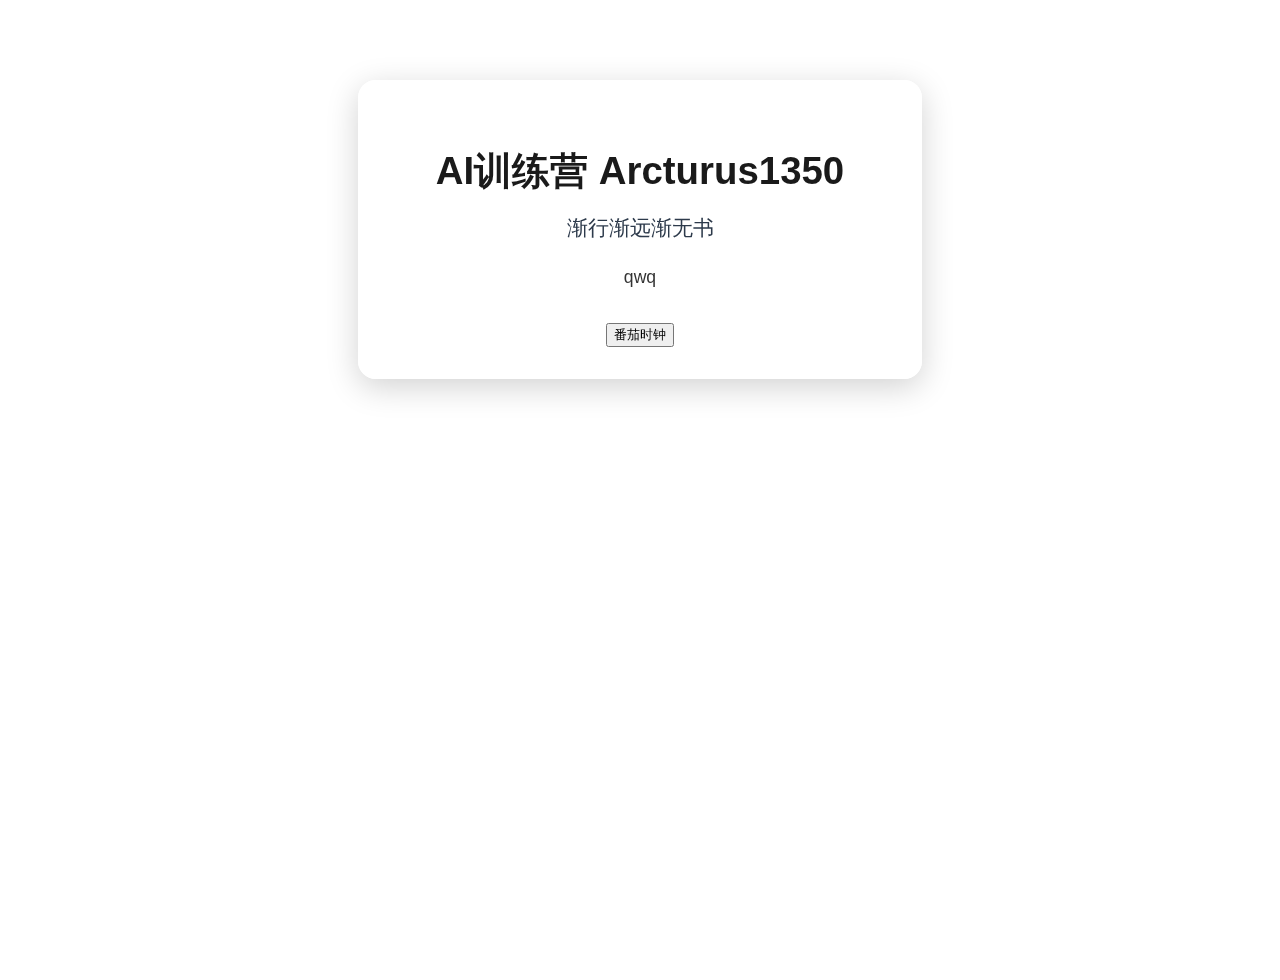
<file: index.html>
<!DOCTYPE html>
<html lang="en">
<head>
    <meta charset="UTF-8">
    <meta name="viewport" content="width=device-width, initial-scale=1.0">
    <title>AI训练营 Arcturus1350</title>
    <link rel="stylesheet" href="index.css">
</head>
<body>
    <div class="container">
        <h1>AI训练营 Arcturus1350</h1>
        <h2>渐行渐远渐无书</h2>
        <p>qwq</p>
        <button id="tomato-btn">番茄时钟</button>
    </div>
    <script src="index.js"></script>
</body>
</html>
</file>
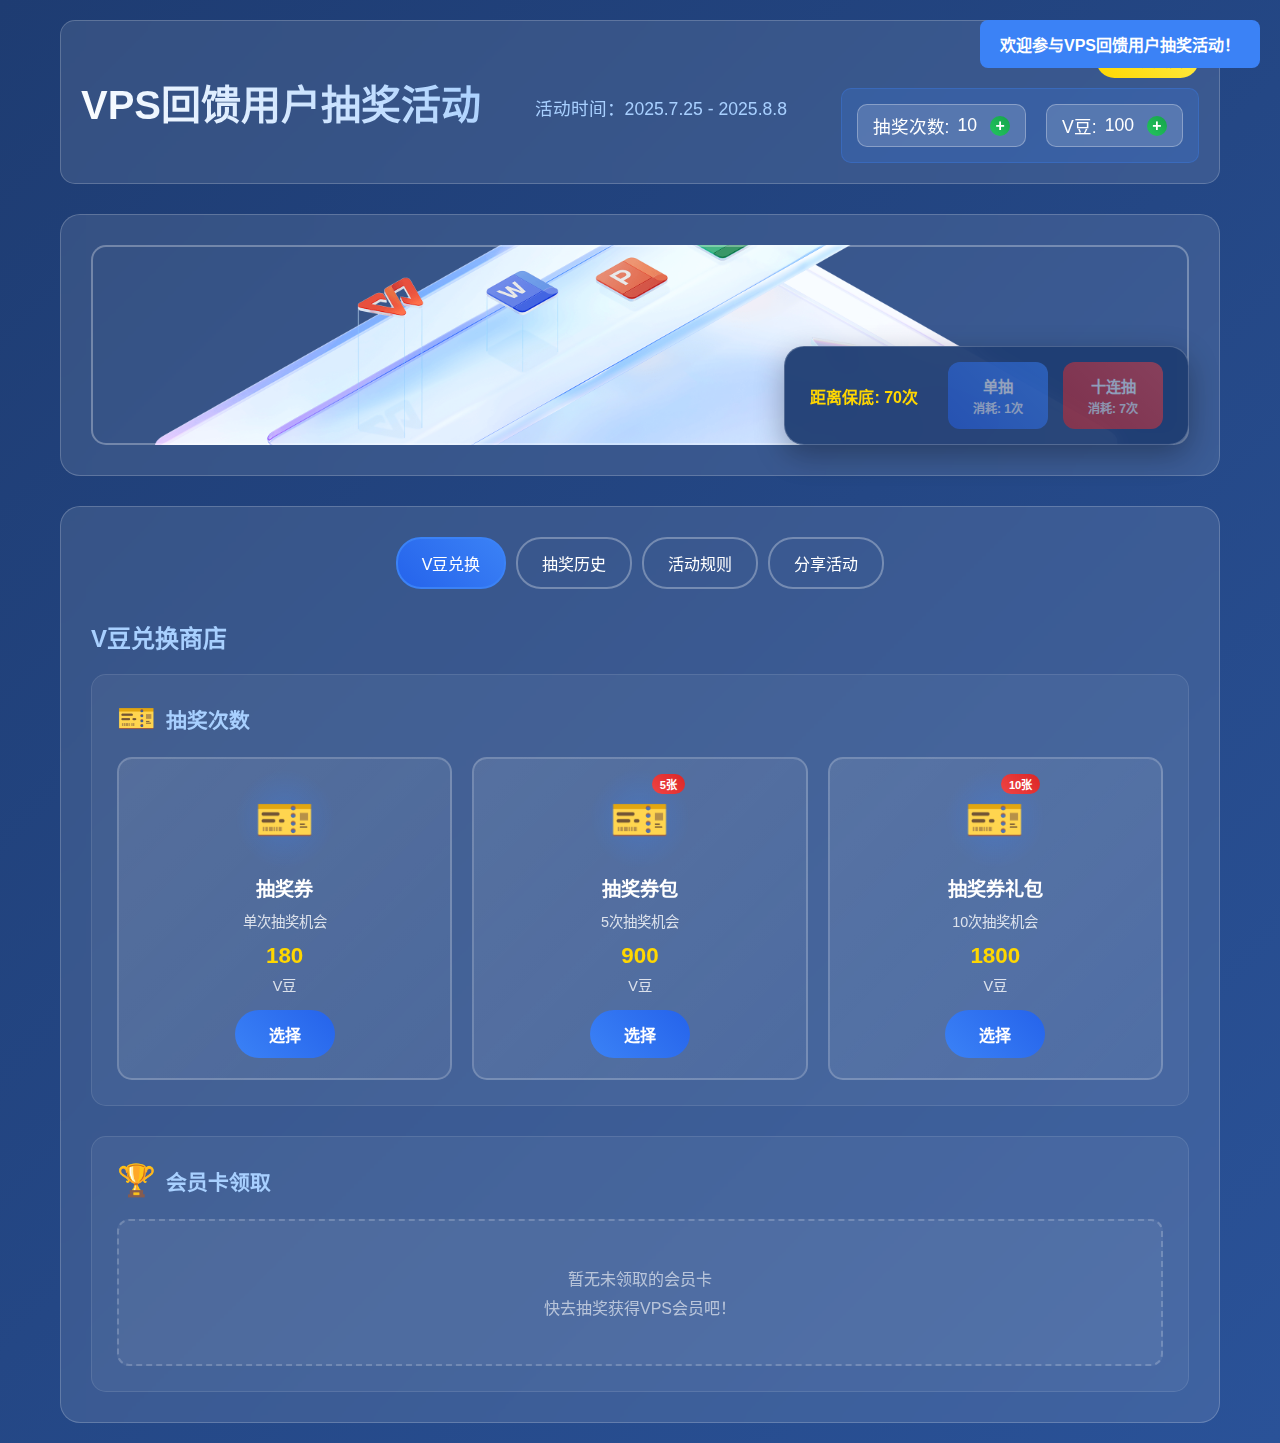
<file: lucky/index.html>
<!DOCTYPE html>
<html lang="zh-CN">
<head>
    <meta charset="UTF-8">
    <meta name="viewport" content="width=device-width, initial-scale=1.0">
    <title>VPS回馈用户抽奖活动</title>
    <link rel="stylesheet" href="css/style.css">
    <link rel="stylesheet" href="css/lottery.css">
    <link rel="stylesheet" href="css/card-animation.css">
    <link rel="stylesheet" href="css/transition-animation.css">
</head>
<body>
    <div class="main-container">
        <!-- 头部信息 -->
        <header class="header">
            <div class="header-content">
                <h1 class="title">VPS回馈用户抽奖活动</h1>
                <div class="activity-time">活动时间：2025.7.25 - 2025.8.8</div>
                <div class="user-status">
                    <span class="member-status">VPS大会员</span>
                    <div class="user-resources">
                        <span class="draw-tickets">
                            抽奖次数: <span id="drawTickets">10</span>
                            <button class="resource-add-btn" id="addTicketsBtn" title="兑换抽奖次数">+</button>
                        </span>
                        <span class="v-beans">
                            V豆: <span id="vBeans">100</span>
                            <button class="resource-add-btn" id="addVBeansBtn" title="充值V豆">+</button>
                        </span>
                    </div>
                </div>
            </div>
        </header>

        <!-- 主内容区域 -->
        <main class="main-content">
            <!-- 抽奖区域 -->
            <section class="lottery-section">
                <div class="lottery-container">
                    <!-- 预留空间区域 -->
                    <div class="lottery-placeholder">
                        <!-- 此区域预留给未来功能 -->
                    </div>

                    <div class="lottery-actions">
                        <div class="pity-counter">
                            <span>距离保底: <span id="pityCounter">70</span>次</span>
                        </div>
                        
                        <div class="draw-buttons">
                            <button id="singleDraw" class="draw-btn single">
                                <span class="btn-text">单抽</span>
                                <span class="btn-cost">消耗: 1次</span>
                            </button>
                            <button id="tenDraw" class="draw-btn ten">
                                <span class="btn-text">十连抽</span>
                                <span class="btn-cost" id="tenDrawCost">消耗: 10次</span>
                            </button>
                        </div>
                    </div>
                </div>
            </section>

            <!-- 功能区域 -->
            <section class="functions-section">
                <div class="function-tabs">
                    <button class="tab-btn active" data-tab="exchange">V豆兑换</button>
                    <button class="tab-btn" data-tab="history">抽奖历史</button>
                    <button class="tab-btn" data-tab="rules">活动规则</button>
                    <button class="tab-btn" data-tab="share">分享活动</button>
                </div>

                <div class="tab-content">
                    <!-- V豆兑换页面 -->
                    <div id="exchange" class="tab-panel active">
                        <h3>V豆兑换商店</h3>
                        <div class="exchange-store">
                            <!-- 抽奖次数兑换 -->
                            <div class="exchange-category">
                                <h4 class="category-title">
                                    <span class="category-icon">🎫</span>
                                    抽奖次数
                                </h4>
                                <div class="exchange-items">
                                    <div class="exchange-item" data-type="draw-ticket" data-cost="180" data-reward="1">
                                        <div class="item-image">
                                            <div class="item-icon">🎫</div>
                                            <div class="item-glow"></div>
                                        </div>
                                        <div class="item-info">
                                            <div class="item-name">抽奖券</div>
                                            <div class="item-description">单次抽奖机会</div>
                                            <div class="item-cost">
                                                <span class="cost-amount">180</span>
                                                <span class="cost-currency">V豆</span>
                                            </div>
                                        </div>
                                        <button class="item-select-btn">选择</button>
                                    </div>
                                    
                                    <div class="exchange-item" data-type="draw-ticket" data-cost="900" data-reward="5">
                                        <div class="item-image">
                                            <div class="item-icon">🎫</div>
                                            <div class="item-badge">5张</div>
                                            <div class="item-glow"></div>
                                        </div>
                                        <div class="item-info">
                                            <div class="item-name">抽奖券包</div>
                                            <div class="item-description">5次抽奖机会</div>
                                            <div class="item-cost">
                                                <span class="cost-amount">900</span>
                                                <span class="cost-currency">V豆</span>
                                            </div>
                                        </div>
                                        <button class="item-select-btn">选择</button>
                                    </div>
                                    
                                    <div class="exchange-item" data-type="draw-ticket" data-cost="1800" data-reward="10">
                                        <div class="item-image">
                                            <div class="item-icon">🎫</div>
                                            <div class="item-badge">10张</div>
                                            <div class="item-glow"></div>
                                        </div>
                                        <div class="item-info">
                                            <div class="item-name">抽奖券礼包</div>
                                            <div class="item-description">10次抽奖机会</div>
                                            <div class="item-cost">
                                                <span class="cost-amount">1800</span>
                                                <span class="cost-currency">V豆</span>
                                            </div>
                                        </div>
                                        <button class="item-select-btn">选择</button>
                                    </div>
                                </div>
                            </div>

                            <!-- 会员卡领取 -->
                            <div class="exchange-category">
                                <h4 class="category-title">
                                    <span class="category-icon">🏆</span>
                                    会员卡领取
                                </h4>
                                <div id="goldPrizeItems" class="exchange-items">
                                    <!-- 会员卡将通过JavaScript动态添加 -->
                                </div>
                                <div id="noGoldPrizes" class="no-prizes" style="display: none;">
                                    <p>暂无未领取的会员卡</p>
                                    <p>快去抽奖获得VPS会员吧！</p>
                                </div>
                            </div>
                        </div>
                    </div>

                    <!-- 抽奖历史 -->
                    <div id="history" class="tab-panel">
                        <h3>抽奖历史</h3>
                        <div class="history-container">
                            <div class="history-stats">
                                <div class="stat-item">
                                    <span class="stat-label">总抽奖次数：</span>
                                    <span id="totalDrawCount" class="stat-value">0</span>
                                </div>
                                <div class="stat-item">
                                    <span class="stat-label">金色品质：</span>
                                    <span id="goldCount" class="stat-value">0</span>
                                </div>
                            </div>
                            
                            <div id="historyGrid" class="history-grid">
                                <!-- 历史记录将通过JavaScript动态添加 -->
                            </div>
                            
                            <div id="historyPagination" class="history-pagination">
                                <button id="prevPage" class="page-btn" disabled>上一页</button>
                                <span id="pageInfo" class="page-info">第 1 页，共 1 页</span>
                                <button id="nextPage" class="page-btn" disabled>下一页</button>
                            </div>
                            
                            <div id="emptyHistory" class="empty-history" style="display: none;">
                                <p>暂无抽奖记录</p>
                                <p>快去抽奖获得精美奖品吧！</p>
                            </div>
                        </div>
                    </div>

                    <!-- 活动规则 -->
                    <div id="rules" class="tab-panel">
                        <h3>活动规则</h3>
                        <div class="rules-content">
                            <h4>奖品说明</h4>
                            <ul>
                                <li><span class="quality gold">金色品质</span>：VPS月卡、年卡（基础概率1.5%，含保底2.36%）</li>
                                <li><span class="quality purple">紫色品质</span>：现金红包5元、10元（概率8.5%）</li>
                                <li><span class="quality blue">蓝色品质</span>：50-199 V豆（概率40%）</li>
                                <li><span class="quality green">绿色品质</span>：1-49 V豆（概率50%）</li>
                            </ul>
                            
                            <h4>特殊规则</h4>
                            <ul>
                                <li>首次十连抽只需7次抽奖机会</li>
                                <li>前30次抽奖保底一个金色品质奖励</li>
                                <li>连续70次未获得金色品质，第70次必出</li>
                                <li>金色品质月卡年卡交替获得</li>
                                <li>100 V豆可兑换1次抽奖机会</li>
                            </ul>
                        </div>
                    </div>

                    <!-- 分享活动 -->
                    <div id="share" class="tab-panel">
                        <h3>分享活动</h3>
                        <div class="share-content">
                            <p>分享给好友，一起参与抽奖活动！</p>
                            <div class="share-actions">
                                <button id="shareLink">复制链接</button>
                                <button id="shareQR">生成二维码</button>
                            </div>
                            <div id="qrcode" class="qr-container" style="display: none;"></div>
                            
                            <!-- 开发者工具区域 -->
                            <div class="dev-tools" style="margin-top: 40px; padding-top: 20px; border-top: 1px solid rgba(255,255,255,0.2);">
                                <h4 style="color: #a8d0ff; margin-bottom: 15px; font-size: 1em;">开发者工具</h4>
                                <div class="dev-actions">
                                    <button id="clearDataBtn" class="dev-btn clear">清除数据(测试)</button>
                                </div>
                                <p style="font-size: 0.8em; color: rgba(255,255,255,0.6); margin-top: 10px;">
                                    测试功能：生成二维码可获得10000V豆
                                </p>
                            </div>
                        </div>
                    </div>
                </div>
            </section>
        </main>
    </div>

    <!-- 抽奖结果弹窗 -->
    <div id="resultModal" class="modal">
        <div class="modal-content">
            <div class="modal-header">
                <h3>抽奖结果</h3>
                <button class="close-btn">&times;</button>
            </div>
            <div class="modal-body">
                <div id="resultDisplay" class="result-display">
                    <!-- 抽奖结果将在这里显示 -->
                </div>
            </div>

        </div>
    </div>

    <!-- 兑换确认弹窗 -->
    <div id="exchangeModal" class="modal">
        <div class="modal-content exchange-modal-content">
            <div class="modal-header">
                <h3>兑换确认</h3>
                <button class="close-btn">&times;</button>
            </div>
            <div class="modal-body">
                <div class="exchange-confirm">
                    <div class="selected-item">
                        <div class="selected-item-image">
                            <div id="selectedItemIcon" class="selected-icon">🎫</div>
                        </div>
                        <div class="selected-item-info">
                            <div id="selectedItemName" class="selected-name">抽奖券</div>
                            <div id="selectedItemDescription" class="selected-description">单次抽奖机会</div>
                            <div id="selectedItemCost" class="selected-cost">
                                <span class="unit-cost">180 V豆/个</span>
                            </div>
                        </div>
                    </div>
                    
                    <div class="exchange-input-section">
                        <div class="input-group">
                            <label for="exchangeQuantity">兑换数量：</label>
                            <div class="quantity-controls">
                                <button id="decreaseBtn" class="quantity-btn">-</button>
                                <input type="number" id="exchangeQuantity" value="1" min="1" max="999">
                                <button id="increaseBtn" class="quantity-btn">+</button>
                            </div>
                        </div>
                        
                        <div class="exchange-summary">
                            <div class="summary-item">
                                <span class="summary-label">兑换数量：</span>
                                <span id="summaryQuantity" class="summary-value">1个</span>
                            </div>
                            <div class="summary-item">
                                <span class="summary-label">所需V豆：</span>
                                <span id="summaryTotalCost" class="summary-value">100</span>
                            </div>
                            <div class="summary-item">
                                <span class="summary-label">剩余V豆：</span>
                                <span id="summaryRemainingVBeans" class="summary-value">0</span>
                            </div>
                        </div>
                        
                        <div class="user-resources">
                            <div class="current-vbeans">
                                <span class="resource-label">当前V豆：</span>
                                <span id="currentVBeans" class="resource-value">100</span>
                            </div>
                        </div>
                    </div>
                </div>
            </div>
            <div class="modal-footer">
                <button id="cancelExchange" class="cancel-btn">取消</button>
                <button id="confirmExchange" class="confirm-btn">确认兑换</button>
            </div>
        </div>
    </div>

    <!-- CDK领取弹窗 -->
    <div id="cdkModal" class="modal">
        <div class="modal-content cdk-modal-content">
            <div class="modal-header">
                <h3>奖品CDK</h3>
                <button class="close-btn">&times;</button>
            </div>
            <div class="modal-body">
                <div class="cdk-content">
                    <div class="cdk-prize-info">
                        <div id="cdkPrizeIcon" class="cdk-prize-icon">👑</div>
                        <div id="cdkPrizeName" class="cdk-prize-name">VPS月卡</div>
                        <div class="cdk-prize-desc">请保存以下CDK码，用于兑换奖品</div>
                    </div>
                    
                    <div class="cdk-code-section">
                        <label for="cdkCode">CDK兑换码：</label>
                        <div class="cdk-code-display">
                            <input type="text" id="cdkCode" value="Q7S6HMGVJNN9WFQFMULU" readonly>
                            <button id="copyCdkBtn" class="copy-cdk-btn">复制</button>
                        </div>
                    </div>
                    
                    <div class="cdk-instructions">
                        <h4>使用说明：</h4>
                        <ul>
                            <li>请妥善保存CDK兑换码</li>
                            <li>前往VPS官网会员中心使用</li>
                            <li>CDK码仅可使用一次</li>
                            <li>如有问题请联系客服</li>
                        </ul>
                    </div>
                </div>
            </div>
            <div class="modal-footer">
                <button id="closeCdkModal" class="cancel-btn">关闭</button>
                <button id="confirmCdkReceived" class="confirm-btn">确定</button>
            </div>
        </div>
    </div>

    <!-- V豆充值弹窗 -->
    <div id="rechargeModal" class="modal">
        <div class="modal-content recharge-modal-content">
            <div class="modal-header">
                <h3>V豆充值</h3>
                <button class="close-btn">&times;</button>
            </div>
            <div class="modal-body">
                <div class="recharge-content">

                    
                    <div class="recharge-options">
                        <div class="recharge-option tier-1" data-amount="60" data-price="6" data-tier="1">
                            <div class="option-amount">60 V豆</div>
                            <div class="option-price">¥6</div>
                            <div class="first-charge-indicator">首充双倍 +60</div>
                        </div>
                        <div class="recharge-option tier-2" data-amount="300" data-price="30" data-tier="2">
                            <div class="option-amount">300 V豆</div>
                            <div class="option-price">¥30</div>
                            <div class="first-charge-indicator">首充双倍 +300</div>
                        </div>
                        <div class="recharge-option tier-3" data-amount="980" data-price="98" data-tier="3">
                            <div class="option-amount">980 V豆</div>
                            <div class="option-price">¥98</div>
                            <div class="first-charge-indicator">首充双倍 +980</div>
                        </div>
                        <div class="recharge-option tier-4" data-amount="1980" data-price="198" data-tier="4">
                            <div class="option-amount">1980 V豆</div>
                            <div class="option-price">¥198</div>
                            <div class="first-charge-indicator">首充双倍 +1980</div>
                        </div>
                        <div class="recharge-option tier-5" data-amount="3280" data-price="328" data-tier="5">
                            <div class="option-amount">3280 V豆</div>
                            <div class="option-price">¥328</div>
                            <div class="first-charge-indicator">首充双倍 +3280</div>
                        </div>
                        <div class="recharge-option tier-6" data-amount="6480" data-price="648" data-tier="6">
                            <div class="option-amount">6480 V豆</div>
                            <div class="option-price">¥648</div>
                            <div class="first-charge-indicator">首充双倍 +6480</div>
                        </div>
                    </div>
                    
                    <div class="current-balance">
                        <span class="balance-label">当前V豆：</span>
                        <span id="currentBalance" class="balance-value">100</span>
                    </div>
                </div>
            </div>
            <div class="modal-footer">
                <button id="cancelRecharge" class="cancel-btn">取消</button>
                <button id="confirmRecharge" class="confirm-btn" disabled>确认充值</button>
            </div>
        </div>
    </div>

    <script src="js/utils.js"></script>
    <script src="js/prize.js"></script>
    <script src="js/lottery.js"></script>
    <script src="js/transition-animation.js"></script>
    <script src="js/card-animation.js"></script>
    <script src="js/app.js"></script>
</body>
</html>
</file>
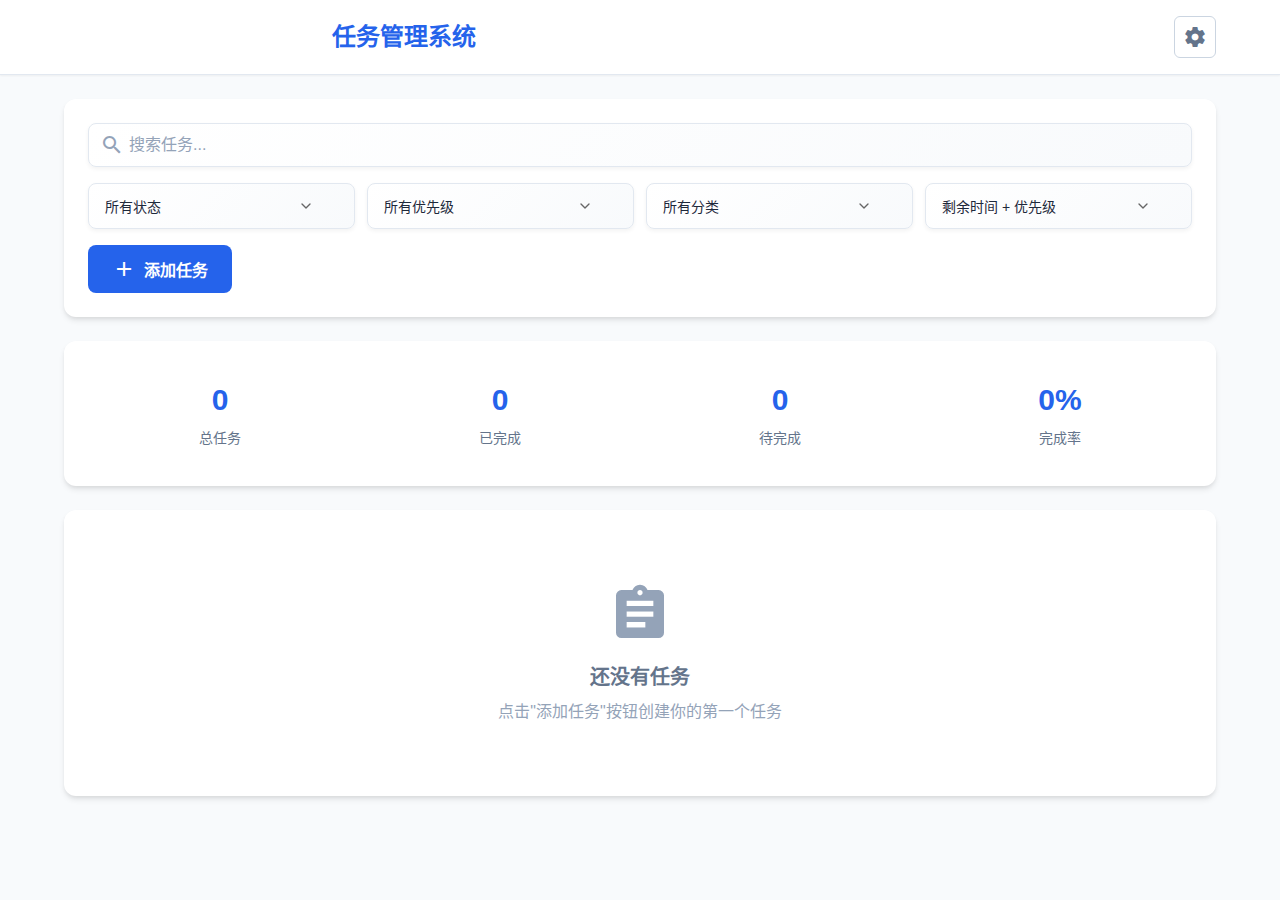
<file: task/index.html>
<!DOCTYPE html>
<html lang="zh-CN">
<head>
    <meta charset="UTF-8">
    <meta name="viewport" content="width=device-width, initial-scale=1.0">
    <title>任务管理系统</title>
    <link rel="stylesheet" href="css/style.css">
    <link rel="stylesheet" href="css/responsive.css">
    <link href="https://fonts.googleapis.com/icon?family=Material+Icons" rel="stylesheet">
</head>
<body>
    <!-- 主容器 -->
    <div class="app-container">
        <!-- 头部 -->
        <header class="app-header">
            <div class="header-content">
                <h1 class="app-title">
                    <span class="material-icons">task_alt</span>
                    任务管理系统
                </h1>
                <div class="header-actions">
                    <button class="settings-btn" id="settingsBtn" title="设置">
                        <span class="material-icons">settings</span>
                    </button>
                </div>
            </div>
        </header>

        <!-- 主要内容区域 -->
        <main class="main-content">
            <!-- 控制面板 -->
            <section class="control-panel">
                <div class="search-bar">
                    <span class="material-icons">search</span>
                    <input type="text" id="searchInput" placeholder="搜索任务..." />
                </div>
                
                <div class="filter-controls">
                    <select id="statusFilter" class="filter-select">
                        <option value="all">所有状态</option>
                        <option value="pending">未完成</option>
                        <option value="completed">已完成</option>
                    </select>
                    
                    <select id="priorityFilter" class="filter-select">
                        <option value="all">所有优先级</option>
                        <option value="high">高优先级</option>
                        <option value="medium">中优先级</option>
                        <option value="low">低优先级</option>
                    </select>
                    
                    <select id="categoryFilter" class="filter-select">
                        <option value="all">所有分类</option>
                        <option value="work">工作</option>
                        <option value="personal">个人</option>
                        <option value="study">学习</option>
                        <option value="other">其他</option>
                    </select>
                    
                    <select id="sortMode" class="filter-select">
                        <option value="time_priority">剩余时间 + 优先级</option>
                        <option value="priority_time">优先级 + 剩余时间</option>
                    </select>
                </div>

                <button class="add-task-btn" id="addTaskBtn">
                    <span class="material-icons">add</span>
                    添加任务
                </button>
            </section>

            <!-- 统计面板 -->
            <section class="stats-panel">
                <div class="stat-item">
                    <span class="stat-number" id="totalTasks">0</span>
                    <span class="stat-label">总任务</span>
                </div>
                <div class="stat-item">
                    <span class="stat-number" id="completedTasks">0</span>
                    <span class="stat-label">已完成</span>
                </div>
                <div class="stat-item">
                    <span class="stat-number" id="pendingTasks">0</span>
                    <span class="stat-label">待完成</span>
                </div>
                <div class="stat-item">
                    <span class="stat-number" id="completionRate">0%</span>
                    <span class="stat-label">完成率</span>
                </div>
            </section>

            <!-- 任务列表 -->
            <section class="task-section">
                <div class="task-list" id="taskList">
                    <!-- 任务项将由JavaScript动态生成 -->
                </div>
                
                <!-- 空状态 -->
                <div class="empty-state" id="emptyState" style="display: none;">
                    <span class="material-icons">assignment</span>
                    <h3>还没有任务</h3>
                    <p>点击"添加任务"按钮创建你的第一个任务</p>
                </div>
            </section>
        </main>
    </div>

    <!-- 任务表单模态框 -->
    <div class="modal-overlay" id="taskModal" style="display: none;">
        <div class="modal-content">
            <div class="modal-header">
                <h2 id="modalTitle">添加任务</h2>
                <button class="close-btn" id="closeModal">
                    <span class="material-icons">close</span>
                </button>
            </div>
            
            <form class="task-form" id="taskForm">
                <div class="form-group">
                    <label for="taskTitle">任务标题 *</label>
                    <input type="text" id="taskTitle" required maxlength="100">
                </div>
                
                <div class="form-group">
                    <label for="taskDescription">任务描述</label>
                    <textarea id="taskDescription" rows="3" maxlength="500"></textarea>
                </div>
                
                <div class="form-row">
                    <div class="form-group">
                        <label for="taskPriority">优先级</label>
                        <select id="taskPriority">
                            <option value="low">低</option>
                            <option value="medium" selected>中</option>
                            <option value="high">高</option>
                        </select>
                    </div>
                    
                    <div class="form-group">
                        <label for="taskCategory">分类</label>
                        <select id="taskCategory">
                            <option value="work">工作</option>
                            <option value="personal">个人</option>
                            <option value="study">学习</option>
                            <option value="other">其他</option>
                        </select>
                    </div>
                </div>
                
                <div class="form-group">
                    <label for="taskDueDate">截止日期</label>
                    <input type="datetime-local" id="taskDueDate">
                </div>
                
                <div class="form-actions">
                    <button type="button" class="btn-secondary" id="cancelBtn">取消</button>
                    <button type="submit" class="btn-primary" id="saveBtn">保存</button>
                </div>
            </form>
        </div>
    </div>

    <!-- 确认删除模态框 -->
    <div class="modal-overlay" id="deleteModal" style="display: none;">
        <div class="modal-content small">
            <div class="modal-header">
                <h2>确认删除</h2>
            </div>
            <div class="modal-body">
                <p>确定要删除这个任务吗？此操作无法撤销。</p>
            </div>
            <div class="form-actions">
                <button type="button" class="btn-secondary" id="cancelDelete">取消</button>
                <button type="button" class="btn-danger" id="confirmDelete">删除</button>
            </div>
        </div>
    </div>

    <!-- 清除数据确认弹窗 -->
    <div class="custom-confirm-overlay" id="clearDataConfirm" style="display: none;">
        <div class="custom-confirm-popup">
            <div class="confirm-icon">
                <span class="material-icons">warning</span>
            </div>
            <div class="confirm-content">
                <h3>确认清除所有数据？</h3>
                <p>此操作将删除所有任务和设置数据</p>
                <p class="warning-text">⚠️ 此操作无法撤销！</p>
            </div>
            <div class="confirm-actions">
                <button type="button" class="btn btn-secondary" id="cancelClearData">取消</button>
                <button type="button" class="btn btn-danger" id="confirmClearData">清除数据</button>
            </div>
        </div>
    </div>

    <!-- 设置模态框 -->
    <div class="modal-overlay" id="settingsModal" style="display: none;">
        <div class="modal-content settings-modal">
            <div class="modal-header">
                <h2>
                    <span class="material-icons">settings</span>
                    设置
                </h2>
                <button class="modal-close" onclick="DOM.hide(DOM.get('#settingsModal'))">
                    <span class="material-icons">close</span>
                </button>
            </div>
            <div class="modal-body">
                <!-- 主题设置 -->
                <div class="setting-section">
                    <div class="setting-header">
                        <span class="material-icons">brightness_6</span>
                        <h4>外观主题</h4>
                    </div>
                    <div class="setting-content">
                        <div class="theme-toggle-wrapper">
                            <label class="toggle-switch">
                                <input type="checkbox" id="themeToggleSwitch">
                                <span class="toggle-slider">
                                    <span class="toggle-icon light">
                                        <span class="material-icons">light_mode</span>
                                    </span>
                                    <span class="toggle-icon dark">
                                        <span class="material-icons">dark_mode</span>
                                    </span>
                                </span>
                            </label>
                            <span class="theme-label" id="themeLabel">浅色模式</span>
                        </div>
                    </div>
                </div>

                <!-- 数据管理 -->
                <div class="setting-section">
                    <div class="setting-header">
                        <span class="material-icons">storage</span>
                        <h4>数据管理</h4>
                    </div>
                    <div class="setting-content">
                        <!-- 导出数据 -->
                        <div class="data-action">
                            <div class="action-info">
                                <h5>
                                    <span class="material-icons">download</span>
                                    导出任务
                                </h5>
                                <p>选择要导出的任务，生成JSON文件</p>
                            </div>
                            <button class="btn btn-primary" id="showExportBtn">
                                选择导出
                            </button>
                        </div>

                        <!-- 导入数据 -->
                        <div class="data-action">
                            <div class="action-info">
                                <h5>
                                    <span class="material-icons">upload</span>
                                    导入任务
                                </h5>
                                <p>从JSON文件导入任务数据</p>
                            </div>
                            <div class="import-controls">
                                <input type="file" id="importFileInput" accept=".json" style="display: none;">
                                <button class="btn btn-secondary" id="selectFileBtn">
                                    选择文件
                                </button>
                                <button class="btn btn-primary" id="importBtn" disabled>
                                    导入
                                </button>
                            </div>
                        </div>

                        <!-- 清除数据 -->
                        <div class="data-action">
                            <div class="action-info">
                                <h5>
                                    <span class="material-icons">delete_forever</span>
                                    清除所有数据
                                </h5>
                                <p>删除所有任务和设置数据，此操作无法撤销</p>
                            </div>
                            <button class="btn btn-danger" id="clearAllDataBtn">
                                清除数据
                            </button>
                        </div>
                    </div>
                </div>

                <!-- 应用信息 -->
                <div class="setting-section">
                    <div class="setting-header">
                        <span class="material-icons">info</span>
                        <h4>应用信息</h4>
                    </div>
                    <div class="setting-content">
                        <div class="app-info">
                            <p><strong>版本:</strong> 1.0.0</p>
                            <p><strong>任务总数:</strong> <span id="settingsTotalTasks">0</span></p>
                            <p><strong>已完成:</strong> <span id="settingsCompletedTasks">0</span></p>
                            <p><strong>数据大小:</strong> <span id="dataSize">计算中...</span></p>
                        </div>
                    </div>
                </div>
            </div>
        </div>
    </div>

    <!-- 导出选择模态框 -->
    <div class="modal-overlay" id="exportModal" style="display: none;">
        <div class="modal-content export-modal">
            <div class="modal-header">
                <h2>
                    <span class="material-icons">download</span>
                    选择要导出的任务
                </h2>
                <button class="modal-close" onclick="DOM.hide(DOM.get('#exportModal'))">
                    <span class="material-icons">close</span>
                </button>
            </div>
            <div class="modal-body">
                <div class="export-controls">
                    <div class="export-actions">
                        <button class="btn btn-outline" id="selectAllTasksBtn">全选</button>
                        <button class="btn btn-outline" id="selectNoneTasksBtn">全不选</button>
                        <button class="btn btn-outline" id="selectCompletedTasksBtn">仅已完成</button>
                        <button class="btn btn-outline" id="selectPendingTasksBtn">仅未完成</button>
                    </div>
                    <div class="export-summary">
                        <span id="selectedTasksCount">已选择 0 个任务</span>
                    </div>
                </div>
                <div class="export-task-list" id="exportTaskList">
                    <!-- 任务列表将通过JavaScript动态生成 -->
                </div>
            </div>
            <div class="form-actions">
                <button type="button" class="btn btn-secondary" onclick="DOM.hide(DOM.get('#exportModal'))">取消</button>
                <button type="button" class="btn btn-primary" id="confirmExportBtn">
                    <span class="material-icons">download</span>
                    导出选中任务
                </button>
            </div>
        </div>
    </div>

    <!-- JavaScript模块 -->
    <script src="js/utils.js"></script>
    <script src="js/task.js"></script>
    <script src="js/storage.js"></script>
    <script src="js/app.js"></script>
</body>
</html>
</file>
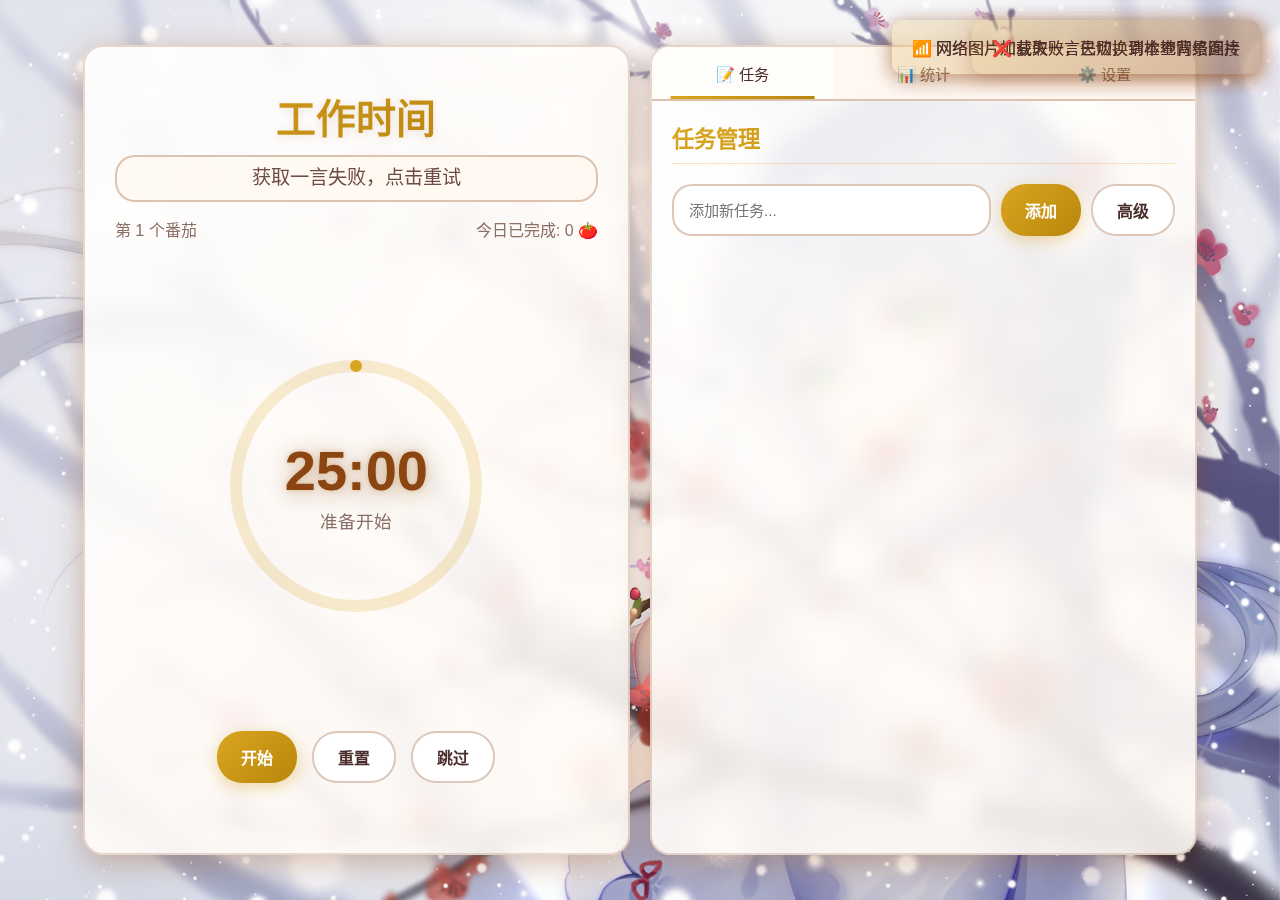
<file: tomato/index.html>
<!DOCTYPE html>
<html lang="zh-CN">
<head>
    <meta charset="UTF-8">
    <meta name="viewport" content="width=device-width, initial-scale=1.0">
    <title>番茄时钟 - 专注工作，高效生活</title>
    <link rel="icon" type="image/x-icon" href="qwq.ico">
    <link rel="stylesheet" href="style.css">
</head>
<body>
    <!-- 左侧时钟主体 -->
    <div class="container" id="leftContainer">
        <div class="clock-section">
            <!-- 状态显示 -->
            <div class="status-display">
                <h1 id="currentStatus">工作时间</h1>
                <p id="currentTask" class="hitokoto-box">点击获取今日一言</p>
                <div class="cycle-info">
                    <span>第 <span id="currentCycle">1</span> 个番茄</span>
                    <span>今日已完成: <span id="todayCount">0</span> 🍅</span>
                </div>
            </div>

            <!-- 进度环和时间显示 -->
            <div class="timer-container">
                <svg class="progress-ring" width="280" height="280">
                    <circle class="progress-ring-background" 
                            cx="140" cy="140" r="120" 
                            stroke-width="12" 
                            fill="transparent"/>
                    <circle class="progress-ring-progress" 
                            cx="140" cy="140" r="120" 
                            stroke-width="12" 
                            fill="transparent"
                            id="progressCircle"/>
                </svg>
                <div class="timer-display">
                    <div class="time-text" id="timeDisplay">25:00</div>
                    <div class="phase-text" id="phaseDisplay">准备开始</div>
                </div>
            </div>

            <!-- 控制按钮 -->
            <div class="controls">
                <button class="btn btn-primary" id="startPauseBtn">开始</button>
                <button class="btn btn-secondary" id="resetBtn">重置</button>
                <button class="btn btn-secondary" id="skipBtn">跳过</button>
            </div>


        </div>
    </div>

    <!-- 右侧引导栏 -->
    <div class="container" id="rightContainer">
        <div class="sidebar">
            <!-- 导航标签 -->
            <div class="nav-tabs">
                <button class="tab-btn active" data-tab="tasks">📝 任务</button>
                <button class="tab-btn" data-tab="stats">📊 统计</button>
                <button class="tab-btn" data-tab="settings">⚙️ 设置</button>
            </div>

            <!-- 任务管理面板 -->
            <div class="tab-content active" id="tasksTab">
                <div class="tab-header">
                    <h3>任务管理</h3>
                </div>
                <div class="task-input">
                    <input type="text" id="newTaskInput" placeholder="添加新任务..." maxlength="50">
                    <button class="btn btn-primary" id="addTaskBtn">添加</button>
                    <button class="btn btn-secondary" id="advancedTaskBtn">高级</button>
                </div>
                <div class="task-list" id="taskList">
                    <!-- 任务项将动态添加 -->
                </div>
            </div>

            <!-- 统计面板 -->
            <div class="tab-content" id="statsTab">
                <div class="tab-header">
                    <h3>工作统计</h3>
                </div>
                <div class="stats-summary">
                    <div class="stat-item">
                        <div class="stat-value" id="totalTomatoes">0</div>
                        <div class="stat-label">总番茄数</div>
                    </div>
                    <div class="stat-item">
                        <div class="stat-value" id="totalTime">0h</div>
                        <div class="stat-label">总工作时间</div>
                    </div>
                    <div class="stat-item">
                        <div class="stat-value" id="avgDaily">0</div>
                        <div class="stat-label">日均番茄</div>
                    </div>
                </div>
                <div class="chart-container">
                    <h4>最近7天</h4>
                    <div class="chart" id="weeklyChart">
                        <!-- 图表将动态生成 -->
                    </div>
                </div>
                <div class="data-management">
                    <h4>数据管理</h4>
                    <div class="data-buttons">
                        <button class="btn btn-secondary" id="exportDataBtn">📤 导出数据</button>
                        <button class="btn btn-secondary" id="importDataBtn">📥 导入数据</button>
                        <button class="btn btn-secondary" id="resetDataBtn">🔄 重置数据</button>
                    </div>
                    <input type="file" id="importFileInput" accept=".json" style="display: none;">
                </div>
            </div>

            <!-- 设置面板 -->
            <div class="tab-content" id="settingsTab">
                <div class="tab-header">
                    <h3>个性化设置</h3>
                </div>
                <div class="settings-group">
                    <h4>时间设置</h4>
                    <div class="setting-item">
                        <label>工作时间 (分钟)</label>
                        <div class="time-setting">
                                                    <input type="range" id="workTimeSlider" min="1" max="60" value="25">
                        <input type="number" id="workTimeInput" class="time-input" min="1" max="60" value="25">
                        </div>
                    </div>
                    <div class="setting-item">
                        <label>短休息 (分钟)</label>
                        <div class="time-setting">
                                                    <input type="range" id="shortBreakSlider" min="1" max="10" value="5">
                        <input type="number" id="shortBreakInput" class="time-input" min="1" max="10" value="5">
                        </div>
                    </div>
                    <div class="setting-item">
                        <label>长休息 (分钟)</label>
                        <div class="time-setting">
                                                    <input type="range" id="longBreakSlider" min="1" max="30" value="15">
                        <input type="number" id="longBreakInput" class="time-input" min="1" max="30" value="15">
                        </div>
                    </div>
                </div>

                <div class="settings-group">
                    <h4>界面透明度</h4>
                    <div class="setting-item">
                        <label>面板透明度</label>
                        <div class="time-setting">
                            <input type="range" id="opacitySlider" min="0.1" max="1" step="0.1" value="0.9">
                            <span id="opacityValue">90%</span>
                        </div>
                    </div>
                </div>

                <div class="settings-group">
                    <h4>音频设置</h4>
                    <div class="setting-item">
                        <label>音量</label>
                        <div class="time-setting">
                            <input type="range" id="volumeSlider" min="0" max="100" value="50">
                            <button class="btn btn-small" id="testSoundBtn">测试</button>
                        </div>
                    </div>
                </div>

                <div class="settings-group">
                    <h4>其他设置</h4>
                    <div class="setting-item">
                        <label>自动开始下一阶段</label>
                        <label class="switch">
                            <input type="checkbox" id="autoStartCheckbox">
                            <span class="slider"></span>
                        </label>
                    </div>
                    <div class="setting-item">
                        <label>深色模式</label>
                        <label class="switch">
                            <input type="checkbox" id="darkModeCheckbox">
                            <span class="slider"></span>
                        </label>
                    </div>

                </div>
            </div>
        </div>
    </div>

    <!-- 任务切换确认对话框 -->
    <div id="confirmModal" class="modal">
        <div class="modal-content confirm-dialog">
            <div class="modal-header">
                <h3>⚠️ 确认任务切换</h3>
            </div>
            <div class="modal-body">
                <div class="confirm-message" id="confirmMessage">
                    <!-- 确认消息将动态设置 -->
                </div>
            </div>
            <div class="modal-footer">
                <button class="btn btn-secondary" id="confirmCancel">取消</button>
                <button class="btn btn-primary" id="confirmOk">确认</button>
            </div>
        </div>
    </div>

    <!-- 删除任务确认对话框 -->
    <div id="deleteModal" class="modal">
        <div class="modal-content confirm-dialog">
            <div class="modal-header">
                <h3>🗑️ 删除任务</h3>
            </div>
            <div class="modal-body">
                <div class="confirm-message" id="deleteMessage">
                    <!-- 删除确认消息将动态设置 -->
                </div>
            </div>
            <div class="modal-footer">
                <button class="btn btn-secondary" id="deleteCancel">取消</button>
                <button class="btn btn-danger" id="deleteConfirm">删除</button>
            </div>
        </div>
    </div>

    <!-- 高级任务设置弹窗 -->
    <div id="advancedTaskModal" class="modal">
        <div class="modal-content">
            <div class="modal-header">
                <h3>高级任务设置</h3>
                <span class="modal-close" id="modalClose">&times;</span>
            </div>
            <div class="modal-body">
                <div class="form-group">
                    <label>任务名称</label>
                    <input type="text" id="advancedTaskName" placeholder="输入任务名称..." maxlength="50">
                </div>
                
                <div class="form-group">
                    <label>时间安排 <small style="color: var(--text-secondary);">（自定义工作和休息的时间序列）</small></label>
                    <div class="time-sequence" id="timeSequence">
                        <!-- 时间段将动态添加 -->
                    </div>
                    <div class="sequence-controls">
                        <button class="btn btn-small" id="addWorkTime">+ 工作时间</button>
                        <button class="btn btn-small" id="addBreakTime">+ 休息时间</button>
                    </div>
                </div>
                
                <div class="total-time">
                    <span>总时长：<span id="totalDuration">0分钟</span></span>
                </div>
            </div>
            <div class="modal-footer">
                <button class="btn btn-secondary" id="cancelModal">取消</button>
                <button class="btn btn-primary" id="saveAdvancedTask">保存任务</button>
            </div>
        </div>
    </div>

    <script src="script.js"></script>
</body>
</html>
</file>
<file: index.css>
body {
    /* 添加渐变背景作为回退方案 */
    background: linear-gradient(135deg, #667eea 0%, #764ba2 100%);
    background: url('https://gss0.baidu.com/9fo3dSag_xI4khGko9WTAnF6hhy/zhidao/pic/item/86d6277f9e2f07088ab175d0e524b899a801f2ae.jpg') no-repeat center center fixed;
    background-size: cover;
    font-family: Arial, sans-serif;
    color: #333;
    margin: 0;
    padding: 0;
    min-height: 100vh;
    overflow-x: hidden;
}

.container {
    max-width: 500px;
    margin: 80px auto;
    background: rgba(255,255,255,0.85);
    border-radius: 18px;
    box-shadow: 0 8px 32px rgba(0,0,0,0.18);
    padding: 40px 32px 32px 32px;
    text-align: center;
    position: relative;
    z-index: 1;
}

h1 {
    font-size: 2.4em;
    margin-bottom: 0.3em;
    color: #1a1a1a;
    text-shadow: 0 2px 4px rgba(255,255,255,0.8);
    font-weight: bold;
}

h2 {
    font-size: 1.3em;
    font-weight: 500;
    color: #2d3a4b;
    margin-bottom: 1.2em;
    text-shadow: 0 1px 2px rgba(255,255,255,0.6);
}

p {
    color: #333;
    font-size: 1.1em;
    margin-bottom: 2em;
    text-shadow: 0 1px 2px rgba(255,255,255,0.5);
    font-weight: 500;
}

/* 按钮网格布局 */
.button-grid {
    display: grid;
    grid-template-columns: 1fr;
    gap: 20px;
    margin-top: 20px;
}

/* 导航按钮通用样式 */
.nav-btn {
    background: linear-gradient(135deg, rgba(255,255,255,0.25), rgba(255,255,255,0.15));
    backdrop-filter: blur(10px);
    border: 1px solid rgba(255,255,255,0.3);
    border-radius: 16px;
    padding: 20px;
    color: #1a1a1a;
    cursor: pointer;
    transition: all 0.3s ease;
    display: flex;
    flex-direction: column;
    align-items: center;
    gap: 8px;
    text-align: center;
    position: relative;
    overflow: hidden;
}

.nav-btn:hover {
    transform: translateY(-2px);
    box-shadow: 0 8px 25px rgba(0,0,0,0.3);
    border-color: rgba(255,255,255,0.4);
}

.nav-btn:active {
    transform: translateY(0);
}

/* 按钮图标 */
.btn-icon {
    font-size: 2.5em;
    margin-bottom: 5px;
    filter: drop-shadow(0 2px 4px rgba(0,0,0,0.3));
}

/* 按钮文字 */
.btn-text {
    font-size: 1.2em;
    font-weight: bold;
    margin-bottom: 4px;
    color: #1a1a1a;
    text-shadow: 0 1px 2px rgba(255,255,255,0.8);
}

/* 按钮描述 */
.btn-desc {
    font-size: 0.9em;
    opacity: 0.85;
    line-height: 1.3;
    color: #2d3a4b;
    text-shadow: 0 1px 1px rgba(255,255,255,0.6);
}

/* 各按钮特色背景 */
.nav-btn.lucky::before {
    content: '';
    position: absolute;
    top: 0;
    left: 0;
    right: 0;
    bottom: 0;
    background: linear-gradient(135deg, #ff6b6b, #ffa500);
    opacity: 0.15;
    z-index: -1;
}

.nav-btn.task::before {
    content: '';
    position: absolute;
    top: 0;
    left: 0;
    right: 0;
    bottom: 0;
    background: linear-gradient(135deg, #4ecdc4, #44a08d);
    opacity: 0.15;
    z-index: -1;
}

.nav-btn.tomato::before {
    content: '';
    position: absolute;
    top: 0;
    left: 0;
    right: 0;
    bottom: 0;
    background: linear-gradient(135deg, #ff6b6b, #ff8e53);
    opacity: 0.15;
    z-index: -1;
}

.nav-btn.lucky:hover::before {
    opacity: 0.25;
}

.nav-btn.task:hover::before {
    opacity: 0.25;
}

.nav-btn.tomato:hover::before {
    opacity: 0.25;
}

/* 响应式设计 */
@media (min-width: 768px) {
    .button-grid {
        grid-template-columns: repeat(3, 1fr);
        gap: 24px;
    }
}

.snowflake {
    position: fixed;
    top: -20px;
    z-index: 0;
    color: rgba(255, 255, 255, 0.9);
    pointer-events: none;
    user-select: none;
    animation: fall linear forwards;
    text-shadow: 0 0 10px rgba(255, 255, 255, 0.8);
}

@keyframes fall {
    0% {
        transform: translateY(-20px) translateX(0) rotateZ(0deg);
        opacity: 0.9;
    }
    25% {
        transform: translateY(25vh) translateX(calc(var(--drift, 0px) * 0.25)) rotateZ(90deg);
        opacity: 1;
    }
    50% {
        transform: translateY(50vh) translateX(calc(var(--drift, 0px) * 0.5)) rotateZ(180deg);
        opacity: 1;
    }
    75% {
        transform: translateY(75vh) translateX(calc(var(--drift, 0px) * 0.75)) rotateZ(270deg);
        opacity: 0.8;
    }
    100% {
        transform: translateY(calc(100vh + 20px)) translateX(var(--drift, 0px)) rotateZ(360deg);
        opacity: 0.2;
    }
}
</file>
<file: lucky/css/style.css>
/* 基础样式重置 */
* {
    margin: 0;
    padding: 0;
    box-sizing: border-box;
}

body {
    font-family: 'Microsoft YaHei', 'Segoe UI', Tahoma, Geneva, Verdana, sans-serif;
    background: linear-gradient(135deg, #1e3c72 0%, #2a5298 100%);
    color: #ffffff;
    min-height: 100vh;
    overflow-x: hidden;
}

/* 主容器 */
.main-container {
    max-width: 1200px;
    margin: 0 auto;
    padding: 20px;
    min-height: 100vh;
}

/* 头部样式 */
.header {
    background: rgba(255, 255, 255, 0.1);
    backdrop-filter: blur(10px);
    border-radius: 15px;
    padding: 20px;
    margin-bottom: 30px;
    border: 1px solid rgba(255, 255, 255, 0.2);
}

.header-content {
    display: flex;
    justify-content: space-between;
    align-items: center;
    flex-wrap: wrap;
    gap: 20px;
}

.title {
    font-size: 2.5em;
    font-weight: bold;
    background: linear-gradient(45deg, #ffffff, #a8d0ff);
    -webkit-background-clip: text;
    -webkit-text-fill-color: transparent;
    background-clip: text;
}

.activity-time {
    font-size: 1.1em;
    color: #a8d0ff;
    margin-top: 10px;
}

.user-status {
    display: flex;
    flex-direction: column;
    align-items: flex-end;
    gap: 10px;
}

.member-status {
    background: linear-gradient(45deg, #ffd700, #ffed4a);
    color: #1e3c72;
    padding: 8px 16px;
    border-radius: 20px;
    font-weight: bold;
    font-size: 0.9em;
}

.user-resources {
    display: flex;
    gap: 20px;
    font-size: 1.1em;
}

.draw-tickets, .v-beans {
    background: rgba(255, 255, 255, 0.15);
    padding: 8px 15px;
    border-radius: 10px;
    border: 1px solid rgba(255, 255, 255, 0.3);
    position: relative;
    display: flex;
    align-items: center;
    gap: 8px;
}

/* 资源加号按钮 */
.resource-add-btn {
    background: linear-gradient(45deg, #22c55e, #16a34a);
    border: none;
    color: white;
    width: 20px;
    height: 20px;
    border-radius: 50%;
    cursor: pointer;
    font-size: 0.9em;
    font-weight: bold;
    display: flex;
    align-items: center;
    justify-content: center;
    transition: all 0.3s ease;
    margin-left: 5px;
    line-height: 1;
}

.resource-add-btn:hover {
    background: linear-gradient(45deg, #16a34a, #15803d);
    transform: scale(1.1);
    box-shadow: 0 2px 8px rgba(34, 197, 94, 0.4);
}

.resource-add-btn:active {
    transform: scale(0.95);
}

/* 高亮动画效果 */
@keyframes highlightPulse {
    0% { 
        box-shadow: 0 0 0 0 rgba(34, 197, 94, 0.7);
        transform: scale(1);
    }
    50% { 
        box-shadow: 0 0 0 10px rgba(34, 197, 94, 0.3);
        transform: scale(1.02);
    }
    100% { 
        box-shadow: 0 0 0 20px rgba(34, 197, 94, 0);
        transform: scale(1);
    }
}

/* 主内容区域 */
.main-content {
    display: flex;
    flex-direction: column;
    gap: 30px;
}

/* 抽奖区域 */
.lottery-section {
    background: rgba(255, 255, 255, 0.1);
    backdrop-filter: blur(10px);
    border-radius: 20px;
    padding: 30px;
    border: 1px solid rgba(255, 255, 255, 0.2);
}

.lottery-container {
    display: flex;
    flex-direction: column;
    gap: 0;
    position: relative;
}

/* 预留空间 */
.lottery-placeholder {
    min-height: 200px;
    display: flex;
    align-items: center;
    justify-content: center;
    background-image: url('../vid/download1.png');
    background-size: cover;
    background-position: center;
    background-repeat: no-repeat;
    border: 2px solid rgba(255, 255, 255, 0.3);
    border-radius: 15px;
}

.lottery-pool h2 {
    text-align: center;
    font-size: 1.8em;
    margin-bottom: 20px;
    color: #a8d0ff;
}

.prize-display {
    display: grid;
    grid-template-columns: repeat(auto-fit, minmax(200px, 1fr));
    gap: 20px;
    margin-bottom: 30px;
}

.prize-item {
    background: rgba(255, 255, 255, 0.1);
    border-radius: 15px;
    padding: 20px;
    text-align: center;
    border: 2px solid transparent;
    transition: all 0.3s ease;
    position: relative;
    overflow: hidden;
}

.prize-item::before {
    content: '';
    position: absolute;
    top: 0;
    left: 0;
    right: 0;
    bottom: 0;
    background: linear-gradient(45deg, transparent, rgba(255, 255, 255, 0.1), transparent);
    transform: translateX(-100%);
    transition: transform 0.6s ease;
}

.prize-item:hover::before {
    transform: translateX(100%);
}

.prize-item.gold {
    border-color: #ffd700;
    box-shadow: 0 0 20px rgba(255, 215, 0, 0.3);
}

.prize-item.purple {
    border-color: #9d4edd;
    box-shadow: 0 0 20px rgba(157, 78, 221, 0.3);
}

.prize-item.blue {
    border-color: #0ea5e9;
    box-shadow: 0 0 20px rgba(14, 165, 233, 0.3);
}

.prize-item.green {
    border-color: #22c55e;
    box-shadow: 0 0 20px rgba(34, 197, 94, 0.3);
}

.prize-icon {
    font-size: 3em;
    margin-bottom: 10px;
}

.prize-name {
    font-size: 1.2em;
    font-weight: bold;
    margin-bottom: 8px;
}

.prize-rate {
    font-size: 0.9em;
    opacity: 0.8;
}

/* 抽奖操作区域 - 固定在右下角 */
.lottery-actions {
    position: fixed;
    bottom: 30px;
    right: 30px;
    display: flex;
    flex-direction: row;
    align-items: center;
    gap: 20px;
    background: rgba(30, 60, 114, 0.95);
    backdrop-filter: blur(10px);
    padding: 15px 25px;
    border-radius: 20px;
    border: 1px solid rgba(255, 255, 255, 0.2);
    box-shadow: 0 10px 30px rgba(0, 0, 0, 0.3);
    z-index: 100;
}

.pity-counter {
    font-size: 1em;
    color: #ffd700;
    font-weight: bold;
    white-space: nowrap;
    margin-right: 10px;
}

.draw-buttons {
    display: flex;
    gap: 15px;
}

.draw-btn {
    background: linear-gradient(45deg, #2563eb, #3b82f6);
    border: none;
    border-radius: 12px;
    padding: 12px 20px;
    color: white;
    font-size: 0.95em;
    font-weight: bold;
    cursor: pointer;
    transition: all 0.3s ease;
    display: flex;
    flex-direction: column;
    align-items: center;
    gap: 3px;
    min-width: 100px;
    position: relative;
    overflow: hidden;
}

.draw-btn:hover {
    transform: translateY(-2px);
    box-shadow: 0 10px 25px rgba(37, 99, 235, 0.4);
}

.draw-btn:active {
    transform: translateY(0);
}

.draw-btn.ten {
    background: linear-gradient(45deg, #dc2626, #ef4444);
}

.draw-btn.ten:hover {
    box-shadow: 0 10px 25px rgba(220, 38, 38, 0.4);
}

.btn-text {
    font-size: 1em;
}

.btn-cost {
    font-size: 0.8em;
    opacity: 0.9;
}

/* 功能区域 */
.functions-section {
    background: rgba(255, 255, 255, 0.1);
    backdrop-filter: blur(10px);
    border-radius: 20px;
    padding: 30px;
    border: 1px solid rgba(255, 255, 255, 0.2);
}

.function-tabs {
    display: flex;
    justify-content: center;
    gap: 10px;
    margin-bottom: 30px;
}

.tab-btn {
    background: transparent;
    border: 2px solid rgba(255, 255, 255, 0.3);
    color: white;
    padding: 12px 24px;
    border-radius: 25px;
    cursor: pointer;
    transition: all 0.3s ease;
    font-size: 1em;
}

.tab-btn:hover {
    border-color: rgba(255, 255, 255, 0.6);
    background: rgba(255, 255, 255, 0.1);
}

.tab-btn.active {
    background: linear-gradient(45deg, #2563eb, #3b82f6);
    border-color: #3b82f6;
}

.tab-content {
    min-height: 300px;
}

.tab-panel {
    display: none;
    animation: fadeIn 0.3s ease;
}

.tab-panel.active {
    display: block;
}

@keyframes fadeIn {
    from { opacity: 0; transform: translateY(10px); }
    to { opacity: 1; transform: translateY(0); }
}

.tab-panel h3 {
    font-size: 1.5em;
    margin-bottom: 20px;
    color: #a8d0ff;
}

/* 兑换商店 */
.exchange-store {
    display: flex;
    flex-direction: column;
    gap: 30px;
}

.exchange-category {
    background: rgba(255, 255, 255, 0.05);
    border-radius: 15px;
    padding: 25px;
    border: 1px solid rgba(255, 255, 255, 0.1);
}

.category-title {
    display: flex;
    align-items: center;
    gap: 10px;
    margin-bottom: 20px;
    font-size: 1.3em;
    color: #a8d0ff;
}

.category-icon {
    font-size: 1.5em;
}

.coming-soon {
    background: linear-gradient(45deg, #f59e0b, #d97706);
    color: white;
    padding: 4px 12px;
    border-radius: 15px;
    font-size: 0.8em;
    font-weight: bold;
    margin-left: auto;
}

.exchange-items {
    display: grid;
    grid-template-columns: repeat(auto-fit, minmax(280px, 1fr));
    gap: 20px;
}

.exchange-item {
    background: linear-gradient(135deg, rgba(255, 255, 255, 0.1), rgba(255, 255, 255, 0.05));
    border-radius: 15px;
    padding: 20px;
    border: 2px solid rgba(255, 255, 255, 0.2);
    transition: all 0.3s ease;
    position: relative;
    overflow: hidden;
    display: flex;
    flex-direction: column;
    align-items: center;
    text-align: center;
}

.exchange-item:not(.disabled):hover {
    transform: translateY(-5px);
    border-color: #3b82f6;
    box-shadow: 0 15px 35px rgba(59, 130, 246, 0.3);
}

.exchange-item.disabled {
    opacity: 0.6;
    filter: grayscale(50%);
    cursor: not-allowed;
}

.item-image {
    position: relative;
    width: 80px;
    height: 80px;
    margin-bottom: 15px;
    display: flex;
    align-items: center;
    justify-content: center;
}

.item-icon {
    font-size: 3em;
    z-index: 2;
    position: relative;
}

.item-badge {
    position: absolute;
    top: -5px;
    right: -5px;
    background: linear-gradient(45deg, #ef4444, #dc2626);
    color: white;
    padding: 2px 8px;
    border-radius: 10px;
    font-size: 0.7em;
    font-weight: bold;
    z-index: 3;
}

.item-glow {
    position: absolute;
    top: 50%;
    left: 50%;
    transform: translate(-50%, -50%);
    width: 100px;
    height: 100px;
    background: radial-gradient(circle, rgba(59, 130, 246, 0.3), transparent 70%);
    border-radius: 50%;
    z-index: 1;
    animation: itemGlow 3s ease-in-out infinite;
}

@keyframes itemGlow {
    0%, 100% { 
        transform: translate(-50%, -50%) scale(1);
        opacity: 0.6;
    }
    50% { 
        transform: translate(-50%, -50%) scale(1.2);
        opacity: 1;
    }
}

.item-info {
    flex: 1;
    margin-bottom: 15px;
}

.item-name {
    font-size: 1.2em;
    font-weight: bold;
    margin-bottom: 8px;
    color: #ffffff;
}

.item-description {
    font-size: 0.9em;
    color: rgba(255, 255, 255, 0.8);
    margin-bottom: 12px;
}

.item-cost {
    display: flex;
    flex-direction: column;
    align-items: center;
    gap: 5px;
}

.cost-amount {
    font-size: 1.4em;
    font-weight: bold;
    color: #ffd700;
}

.cost-currency {
    font-size: 0.9em;
    color: rgba(255, 255, 255, 0.8);
}

.discount {
    background: linear-gradient(45deg, #22c55e, #16a34a);
    color: white;
    padding: 2px 8px;
    border-radius: 10px;
    font-size: 0.8em;
    font-weight: bold;
}

.item-select-btn {
    background: linear-gradient(45deg, #3b82f6, #2563eb);
    border: none;
    color: white;
    padding: 12px 24px;
    border-radius: 25px;
    cursor: pointer;
    font-size: 1em;
    font-weight: bold;
    transition: all 0.3s ease;
    min-width: 100px;
}

.item-select-btn:not(:disabled):hover {
    background: linear-gradient(45deg, #2563eb, #1d4ed8);
    transform: scale(1.05);
    box-shadow: 0 8px 20px rgba(59, 130, 246, 0.4);
}

.item-select-btn:disabled {
    background: rgba(255, 255, 255, 0.2);
    cursor: not-allowed;
    transform: none;
}

/* 历史记录 */
.history-container {
    display: flex;
    flex-direction: column;
    gap: 20px;
}

.history-stats {
    display: flex;
    justify-content: center;
    gap: 40px;
    background: rgba(255, 255, 255, 0.1);
    padding: 15px;
    border-radius: 12px;
    margin-bottom: 10px;
}

.history-stats .stat-item {
    display: flex;
    align-items: center;
    gap: 8px;
}

.history-stats .stat-label {
    color: rgba(255, 255, 255, 0.8);
    font-size: 0.9em;
}

.history-stats .stat-value {
    color: #ffd700;
    font-weight: bold;
    font-size: 1.1em;
}

.history-grid {
    display: grid;
    grid-template-columns: 1fr 1fr;
    gap: 15px;
    min-height: 300px;
}

.history-record {
    background: rgba(255, 255, 255, 0.1);
    padding: 15px;
    border-radius: 10px;
    border-left: 4px solid;
    display: flex;
    flex-direction: column;
    gap: 8px;
    transition: all 0.3s ease;
}

.history-record:hover {
    background: rgba(255, 255, 255, 0.15);
    transform: translateY(-2px);
}

/* 金色奖品特殊显示效果 */
.history-record.gold { 
    border-left-color: #ffd700;
    background: linear-gradient(135deg, rgba(255, 215, 0, 0.25), rgba(255, 235, 59, 0.15));
    box-shadow: 0 0 20px rgba(255, 215, 0, 0.3);
    border: 2px solid rgba(255, 215, 0, 0.4);
    border-left: 4px solid #ffd700;
    position: relative;
    overflow: hidden;
}

.history-record.gold::before {
    content: '';
    position: absolute;
    top: 0;
    left: 0;
    right: 0;
    bottom: 0;
    background: linear-gradient(45deg, 
        transparent 30%, 
        rgba(255, 215, 0, 0.1) 50%, 
        transparent 70%
    );
    animation: goldShine 3s ease-in-out infinite;
    pointer-events: none;
}

.history-record.gold::after {
    content: '👑';
    position: absolute;
    top: 8px;
    right: 8px;
    font-size: 1.2em;
    filter: drop-shadow(0 0 6px #ffd700);
    animation: crownFloat 3s ease-in-out infinite;
    z-index: 2;
}

@keyframes crownFloat {
    0%, 100% { 
        transform: translateY(0) rotate(0deg);
        filter: drop-shadow(0 0 6px #ffd700);
    }
    50% { 
        transform: translateY(-2px) rotate(5deg);
        filter: drop-shadow(0 0 10px #ffd700);
    }
}

@keyframes goldShine {
    0% { transform: translateX(-100%) skewX(-25deg); }
    50% { transform: translateX(100%) skewX(-25deg); }
    100% { transform: translateX(-100%) skewX(-25deg); }
}

.history-record.gold:hover {
    background: linear-gradient(135deg, rgba(255, 215, 0, 0.35), rgba(255, 235, 59, 0.25));
    box-shadow: 0 0 30px rgba(255, 215, 0, 0.5);
    transform: translateY(-3px);
}

/* 紫色奖品样式 */
.history-record.purple { 
    border-left-color: #9d4edd;
    background: linear-gradient(135deg, rgba(157, 78, 221, 0.15), rgba(139, 92, 246, 0.08));
    box-shadow: 0 0 10px rgba(157, 78, 221, 0.2);
}

.history-record.purple:hover {
    background: linear-gradient(135deg, rgba(157, 78, 221, 0.25), rgba(139, 92, 246, 0.15));
    box-shadow: 0 0 15px rgba(157, 78, 221, 0.3);
}

.history-record.purple .record-name {
    color: #c084fc;
    font-weight: bold;
}

/* 蓝色奖品样式 */
.history-record.blue { 
    border-left-color: #0ea5e9;
    background: linear-gradient(135deg, rgba(14, 165, 233, 0.15), rgba(59, 130, 246, 0.08));
    box-shadow: 0 0 8px rgba(14, 165, 233, 0.15);
}

.history-record.blue:hover {
    background: linear-gradient(135deg, rgba(14, 165, 233, 0.25), rgba(59, 130, 246, 0.15));
    box-shadow: 0 0 12px rgba(14, 165, 233, 0.25);
}

.history-record.blue .record-name {
    color: #60a5fa;
    font-weight: bold;
}

/* 绿色奖品样式 */
.history-record.green { 
    border-left-color: #22c55e;
    background: linear-gradient(135deg, rgba(34, 197, 94, 0.12), rgba(16, 185, 129, 0.06));
    box-shadow: 0 0 6px rgba(34, 197, 94, 0.12);
}

.history-record.green:hover {
    background: linear-gradient(135deg, rgba(34, 197, 94, 0.2), rgba(16, 185, 129, 0.12));
    box-shadow: 0 0 10px rgba(34, 197, 94, 0.2);
}

.history-record.green .record-name {
    color: #4ade80;
    font-weight: bold;
}

.record-time {
    font-size: 0.8em;
    color: rgba(255, 255, 255, 0.6);
    margin-bottom: 5px;
}

.record-prize {
    display: flex;
    align-items: center;
    gap: 10px;
}

.record-icon {
    font-size: 1.5em;
}

/* 金色奖品图标特效 */
.history-record.gold .record-icon {
    filter: drop-shadow(0 0 8px #ffd700);
    animation: goldIconGlow 2s ease-in-out infinite;
}

@keyframes goldIconGlow {
    0%, 100% { 
        filter: drop-shadow(0 0 8px #ffd700);
        transform: scale(1);
    }
    50% { 
        filter: drop-shadow(0 0 12px #ffd700);
        transform: scale(1.05);
    }
}

.record-info {
    flex: 1;
    position: relative;
    z-index: 1;
}

.record-name {
    font-weight: bold;
    color: white;
    font-size: 0.9em;
    margin-bottom: 2px;
}

/* 金色奖品文字特效 */
.history-record.gold .record-name {
    color: #ffd700;
    text-shadow: 0 0 8px rgba(255, 215, 0, 0.6);
    font-weight: 900;
}

.history-record.gold .record-amount {
    color: #ffed4a;
    font-weight: bold;
    text-shadow: 0 0 6px rgba(255, 215, 0, 0.4);
}

.record-amount {
    font-size: 0.8em;
    opacity: 0.8;
}

.history-pagination {
    display: flex;
    justify-content: center;
    align-items: center;
    gap: 20px;
    margin-top: 20px;
}

.page-btn {
    background: linear-gradient(45deg, #3b82f6, #2563eb);
    border: none;
    color: white;
    padding: 8px 16px;
    border-radius: 20px;
    cursor: pointer;
    font-size: 0.9em;
    transition: all 0.3s ease;
}

.page-btn:disabled {
    background: rgba(255, 255, 255, 0.2);
    cursor: not-allowed;
    opacity: 0.5;
}

.page-btn:not(:disabled):hover {
    background: linear-gradient(45deg, #2563eb, #1d4ed8);
    transform: translateY(-1px);
}

.page-info {
    color: rgba(255, 255, 255, 0.8);
    font-size: 0.9em;
    min-width: 120px;
    text-align: center;
}

/* 规则说明 */
.rules-content h4 {
    color: #a8d0ff;
    margin: 20px 0 10px 0;
    font-size: 1.2em;
}

.rules-content ul {
    list-style: none;
    padding-left: 0;
}

.rules-content li {
    background: rgba(255, 255, 255, 0.1);
    margin: 8px 0;
    padding: 12px 16px;
    border-radius: 8px;
    border-left: 4px solid #3b82f6;
}

.quality {
    padding: 2px 8px;
    border-radius: 12px;
    font-size: 0.9em;
    font-weight: bold;
}

.quality.gold { background: #ffd700; color: #1e3c72; }
.quality.purple { background: #9d4edd; color: white; }
.quality.blue { background: #0ea5e9; color: white; }
.quality.green { background: #22c55e; color: white; }

/* 分享功能 */
.share-content {
    text-align: center;
}

.share-actions {
    display: flex;
    justify-content: center;
    gap: 20px;
    margin: 20px 0;
}

.share-actions button {
    background: linear-gradient(45deg, #7c3aed, #8b5cf6);
    border: none;
    color: white;
    padding: 12px 24px;
    border-radius: 10px;
    cursor: pointer;
    font-size: 1em;
    transition: all 0.3s ease;
}

.share-actions button:hover {
    transform: translateY(-2px);
    box-shadow: 0 8px 20px rgba(124, 58, 237, 0.4);
}

.qr-container {
    margin-top: 20px;
    padding: 20px;
    background: rgba(255, 255, 255, 0.9);
    border-radius: 10px;
    display: inline-block;
}

/* 开发者工具 */
.dev-actions {
    display: flex;
    justify-content: center;
    gap: 15px;
}

.dev-btn {
    background: linear-gradient(45deg, #ef4444, #dc2626);
    border: none;
    color: white;
    padding: 10px 20px;
    border-radius: 8px;
    cursor: pointer;
    font-size: 0.9em;
    font-weight: bold;
    transition: all 0.3s ease;
}

.dev-btn:hover {
    background: linear-gradient(45deg, #dc2626, #b91c1c);
    transform: translateY(-1px);
    box-shadow: 0 6px 15px rgba(239, 68, 68, 0.4);
}

.dev-btn.clear {
    background: linear-gradient(45deg, #f59e0b, #d97706);
}

.dev-btn.clear:hover {
    background: linear-gradient(45deg, #d97706, #b45309);
    box-shadow: 0 6px 15px rgba(245, 158, 11, 0.4);
}

/* 金色奖品领取 */
.no-prizes {
    text-align: center;
    padding: 40px 20px;
    color: rgba(255, 255, 255, 0.6);
    background: rgba(255, 255, 255, 0.05);
    border-radius: 12px;
    border: 2px dashed rgba(255, 255, 255, 0.2);
}

.no-prizes p {
    margin: 5px 0;
}

/* 会员卡条状布局 */
.exchange-items.member-cards {
    display: flex;
    flex-direction: column;
    gap: 15px;
}

.gold-prize-item {
    background: linear-gradient(135deg, rgba(255, 215, 0, 0.2), rgba(255, 235, 59, 0.1));
    border: 2px solid #ffd700;
    box-shadow: 0 0 20px rgba(255, 215, 0, 0.3);
    position: relative;
    display: flex;
    flex-direction: row;
    align-items: center;
    padding: 20px;
    border-radius: 15px;
    transition: all 0.3s ease;
}

.gold-prize-item.claimed {
    background: linear-gradient(135deg, rgba(128, 128, 128, 0.2), rgba(169, 169, 169, 0.1));
    border: 2px solid #888;
    box-shadow: 0 0 10px rgba(128, 128, 128, 0.2);
}

.gold-prize-item::before {
    content: '';
    position: absolute;
    top: -2px;
    left: -2px;
    right: -2px;
    bottom: -2px;
    background: linear-gradient(45deg, #ffd700, #ffed4a, #ffd700);
    border-radius: 17px;
    z-index: -1;
    animation: goldBorder 3s ease-in-out infinite;
}

.gold-prize-item.claimed::before {
    display: none;
}

@keyframes goldBorder {
    0%, 100% { opacity: 0.6; }
    50% { opacity: 1; }
}

.gold-prize-item .item-image {
    margin-right: 20px;
    flex-shrink: 0;
}

.gold-prize-item .item-info {
    flex: 1;
    display: flex;
    flex-direction: column;
    gap: 8px;
}

.gold-prize-item .item-select-btn {
    background: linear-gradient(45deg, #ffd700, #ffed4a);
    color: #1e3c72;
    font-weight: bold;
    padding: 12px 24px;
    border-radius: 25px;
    border: none;
    cursor: pointer;
    transition: all 0.3s ease;
    min-width: 100px;
}

.gold-prize-item .item-select-btn:hover {
    background: linear-gradient(45deg, #ffed4a, #fbbf24);
    transform: translateY(-2px);
}

.gold-prize-item.claimed .item-select-btn {
    background: linear-gradient(45deg, #6b7280, #9ca3af);
    color: white;
}

.gold-prize-item.claimed .item-select-btn:hover {
    background: linear-gradient(45deg, #9ca3af, #d1d5db);
    transform: translateY(-1px);
}

.prize-timestamp {
    position: absolute;
    top: 8px;
    left: 8px;
    background: rgba(0, 0, 0, 0.7);
    color: white;
    padding: 2px 6px;
    border-radius: 4px;
    font-size: 0.7em;
}

.member-card-time {
    font-size: 0.85em;
    color: rgba(255, 255, 255, 0.8);
    margin-bottom: 4px;
}

.member-card-time.claimed {
    color: rgba(255, 255, 255, 0.6);
}

.claim-status {
    font-size: 0.8em;
    color: #22c55e;
    font-weight: bold;
    margin-top: 4px;
}

/* 响应式设计 */
@media (max-width: 768px) {
    .gold-prize-item {
        flex-direction: column;
        text-align: center;
        padding: 15px;
    }
    
    .gold-prize-item .item-image {
        margin-right: 0;
        margin-bottom: 15px;
    }
    
    .gold-prize-item .item-info {
        margin-bottom: 15px;
    }
    
    .member-card-time {
        font-size: 0.8em;
    }
    
    /* 平板端抽卡界面调整 */
    .lottery-actions {
        bottom: 20px;
        right: 20px;
        padding: 12px 20px;
        gap: 15px;
    }
    
    .pity-counter {
        font-size: 0.9em;
        margin-right: 8px;
    }
    
    .draw-buttons {
        gap: 12px;
    }
    
    .draw-btn {
        padding: 10px 16px;
        font-size: 0.85em;
        min-width: 85px;
    }
    .header-content {
        flex-direction: column;
        text-align: center;
    }
    
    .user-status {
        align-items: center;
    }
    
    .user-resources {
        flex-direction: column;
        gap: 10px;
    }
    
    .prize-display {
        grid-template-columns: 1fr 1fr;
    }
    
    .draw-buttons {
        flex-direction: column;
        gap: 15px;
    }
    
    .function-tabs {
        flex-wrap: wrap;
    }
    
    .exchange-actions {
        flex-direction: column;
    }
    
    #exchangeAmount {
        min-width: unset;
        width: 100%;
    }
    
    .history-stats {
        flex-direction: column;
        gap: 15px;
        text-align: center;
    }
    
    .history-pagination {
        flex-direction: column;
        gap: 10px;
    }
}

@media (max-width: 480px) {
    .main-container {
        padding: 10px;
    }
    
    .prize-display {
        grid-template-columns: 1fr;
    }
    
    .title {
        font-size: 2em;
    }
    
    .history-grid {
        grid-template-columns: 1fr;
    }
    
    /* 移动端金色奖品特效调整 */
    .history-record.gold {
        box-shadow: 0 0 15px rgba(255, 215, 0, 0.25);
    }
    
    .history-record.gold::after {
        font-size: 1em;
        top: 6px;
        right: 6px;
    }
    
    .history-record.gold .record-icon {
        filter: drop-shadow(0 0 6px #ffd700);
    }
    
    @keyframes goldIconGlow {
        0%, 100% { 
            filter: drop-shadow(0 0 6px #ffd700);
            transform: scale(1);
        }
        50% { 
            filter: drop-shadow(0 0 10px #ffd700);
            transform: scale(1.03);
        }
    }
    
    .gold-prize-item {
        padding: 12px;
    }
    
    .gold-prize-item .item-icon {
        font-size: 2em;
    }
    
    .member-card-time {
        font-size: 0.75em;
        line-height: 1.3;
    }
    
    .item-name {
        font-size: 1.1em;
    }
    
    .item-description {
        font-size: 0.9em;
    }
    
    /* 手机端抽卡界面调整 */
    .lottery-actions {
        bottom: 15px;
        right: 15px;
        flex-direction: column;
        gap: 10px;
        padding: 10px 15px;
        border-radius: 15px;
    }
    
    /* 手机端资源加号按钮调整 */
    .user-resources {
        flex-direction: column;
        gap: 10px;
        font-size: 1em;
    }
    
    .draw-tickets, .v-beans {
        padding: 6px 12px;
    }
    
    .resource-add-btn {
        width: 18px;
        height: 18px;
        font-size: 0.8em;
        margin-left: 3px;
    }
    
    .pity-counter {
        font-size: 0.8em;
        margin-right: 0;
        margin-bottom: 5px;
        text-align: center;
    }
    
    .draw-buttons {
        gap: 8px;
    }
    
    .draw-btn {
        padding: 8px 12px;
        font-size: 0.75em;
        min-width: 70px;
        border-radius: 8px;
    }
    
    .btn-text {
        font-size: 0.85em;
    }
    
    .btn-cost {
        font-size: 0.7em;
    }
}
</file>
<file: lucky/css/lottery.css>
/* 抽奖结果弹窗 */
.modal {
    display: none;
    position: fixed;
    z-index: 1000;
    left: 0;
    top: 0;
    width: 100%;
    height: 100%;
    background: rgba(0, 0, 0, 0.8);
    backdrop-filter: blur(5px);
}

.modal.show {
    display: flex;
    justify-content: center;
    align-items: center;
    animation: modalShow 0.3s ease;
}

@keyframes modalShow {
    from {
        opacity: 0;
        backdrop-filter: blur(0);
    }
    to {
        opacity: 1;
        backdrop-filter: blur(5px);
    }
}

.modal-content {
    background: linear-gradient(135deg, #1e3c72 0%, #2a5298 100%);
    border-radius: 20px;
    max-width: 1000px;
    width: 95%;
    max-height: 90vh;
    height: auto;
    overflow-y: auto;
    border: 2px solid rgba(255, 255, 255, 0.3);
    box-shadow: 0 20px 60px rgba(0, 0, 0, 0.5);
    animation: modalContentShow 0.3s ease;
}

@keyframes modalContentShow {
    from {
        transform: scale(0.8) translateY(50px);
        opacity: 0;
    }
    to {
        transform: scale(1) translateY(0);
        opacity: 1;
    }
}

.modal-header {
    padding: 20px 30px;
    border-bottom: 1px solid rgba(255, 255, 255, 0.2);
    display: flex;
    justify-content: space-between;
    align-items: center;
}

.modal-header h3 {
    margin: 0;
    color: #a8d0ff;
    font-size: 1.5em;
}

.close-btn {
    background: none;
    border: none;
    color: white;
    font-size: 2em;
    cursor: pointer;
    transition: all 0.3s ease;
    width: 40px;
    height: 40px;
    border-radius: 50%;
    display: flex;
    align-items: center;
    justify-content: center;
}

.close-btn:hover {
    background: rgba(255, 255, 255, 0.1);
    transform: rotate(90deg);
}

.modal-body {
    padding: 15px;
}

.modal-footer {
    padding: 20px 30px;
    border-top: 1px solid rgba(255, 255, 255, 0.2);
    text-align: center;
}

.confirm-btn {
    background: linear-gradient(45deg, #22c55e, #16a34a);
    border: none;
    color: white;
    padding: 12px 30px;
    border-radius: 25px;
    cursor: pointer;
    font-size: 1.1em;
    font-weight: bold;
    transition: all 0.3s ease;
}

.confirm-btn:hover {
    transform: translateY(-2px);
    box-shadow: 0 8px 20px rgba(34, 197, 94, 0.4);
}

/* 抽奖结果展示 */
.result-display {
    display: flex;
    flex-direction: column;
    height: 100%;
}



.result-items {
    display: grid;
    grid-template-columns: repeat(5, 1fr);
    grid-template-rows: repeat(2, 1fr);
    gap: 20px;
    margin: 0;
    width: 100%;
    height: 100%;
    min-height: 400px;
}

.result-item {
    background: rgba(255, 255, 255, 0.1);
    border-radius: 15px;
    padding: 20px;
    text-align: center;
    border: 2px solid transparent;
    position: relative;
    overflow: hidden;
    animation: resultItemShow 0.6s ease forwards;
    opacity: 0;
    transform: scale(0.8);
    display: flex;
    flex-direction: column;
    justify-content: center;
    align-items: center;
    min-height: 120px;
}

.result-item:nth-child(1) { animation-delay: 0.1s; }
.result-item:nth-child(2) { animation-delay: 0.2s; }
.result-item:nth-child(3) { animation-delay: 0.3s; }
.result-item:nth-child(4) { animation-delay: 0.4s; }
.result-item:nth-child(5) { animation-delay: 0.5s; }
.result-item:nth-child(6) { animation-delay: 0.6s; }
.result-item:nth-child(7) { animation-delay: 0.7s; }
.result-item:nth-child(8) { animation-delay: 0.8s; }
.result-item:nth-child(9) { animation-delay: 0.9s; }
.result-item:nth-child(10) { animation-delay: 1.0s; }

@keyframes resultItemShow {
    from {
        opacity: 0;
        transform: scale(0.8) rotate(-10deg);
    }
    to {
        opacity: 1;
        transform: scale(1) rotate(0deg);
    }
}

.result-item.gold {
    border-color: #ffd700;
    box-shadow: 0 0 30px rgba(255, 215, 0, 0.6);
    background: linear-gradient(135deg, rgba(255, 215, 0, 0.2), rgba(255, 235, 59, 0.1));
}

.result-item.purple {
    border-color: #9d4edd;
    box-shadow: 0 0 20px rgba(157, 78, 221, 0.5);
    background: linear-gradient(135deg, rgba(157, 78, 221, 0.2), rgba(139, 92, 246, 0.1));
}

.result-item.blue {
    border-color: #0ea5e9;
    box-shadow: 0 0 20px rgba(14, 165, 233, 0.5);
    background: linear-gradient(135deg, rgba(14, 165, 233, 0.2), rgba(59, 130, 246, 0.1));
}

.result-item.green {
    border-color: #22c55e;
    box-shadow: 0 0 20px rgba(34, 197, 94, 0.5);
    background: linear-gradient(135deg, rgba(34, 197, 94, 0.2), rgba(16, 185, 129, 0.1));
}

.result-item::before {
    content: '';
    position: absolute;
    top: -2px;
    left: -2px;
    right: -2px;
    bottom: -2px;
    background: linear-gradient(45deg, transparent, rgba(255, 255, 255, 0.3), transparent);
    border-radius: 12px;
    z-index: -1;
    animation: shimmer 2s ease-in-out infinite;
}

@keyframes shimmer {
    0% { transform: translateX(-100%); }
    100% { transform: translateX(100%); }
}

.result-icon {
    font-size: 3.5em;
    margin-bottom: 12px;
    display: block;
}

.result-name {
    font-size: 1.2em;
    font-weight: bold;
    margin-bottom: 8px;
    color: white;
}

.result-amount {
    font-size: 1.1em;
    opacity: 0.9;
    font-weight: bold;
}

.result-quality {
    position: absolute;
    top: 8px;
    right: 8px;
    padding: 4px 8px;
    border-radius: 10px;
    font-size: 0.8em;
    font-weight: bold;
}

.result-quality.gold {
    background: #ffd700;
    color: #1e3c72;
}

.result-quality.purple {
    background: #9d4edd;
    color: white;
}

.result-quality.blue {
    background: #0ea5e9;
    color: white;
}

.result-quality.green {
    background: #22c55e;
    color: white;
}

/* 特殊效果 - 金色品质闪烁 */
.result-item.gold {
    animation: resultItemShow 0.6s ease forwards, goldGlow 2s ease-in-out infinite 0.6s;
}

@keyframes goldGlow {
    0%, 100% {
        box-shadow: 0 0 30px rgba(255, 215, 0, 0.6);
    }
    50% {
        box-shadow: 0 0 50px rgba(255, 215, 0, 0.9), 0 0 70px rgba(255, 215, 0, 0.4);
    }
}



/* 抽奖按钮动画效果 */
.draw-btn.drawing {
    pointer-events: none;
    animation: drawingPulse 1s ease-in-out infinite;
}

@keyframes drawingPulse {
    0%, 100% {
        transform: scale(1);
        opacity: 1;
    }
    50% {
        transform: scale(1.05);
        opacity: 0.8;
    }
}

.draw-btn.drawing .btn-text {
    animation: drawingText 0.5s ease-in-out infinite;
}

@keyframes drawingText {
    0%, 100% { content: '抽奖中'; }
    33% { content: '抽奖中.'; }
    66% { content: '抽奖中..'; }
    100% { content: '抽奖中...'; }
}

/* 兑换确认弹窗 */
.exchange-modal-content {
    max-width: 500px;
}

/* CDK领取弹窗 */
.cdk-modal-content {
    max-width: 600px;
}

.cdk-content {
    display: flex;
    flex-direction: column;
    gap: 25px;
}

.cdk-prize-info {
    text-align: center;
    background: linear-gradient(135deg, rgba(255, 215, 0, 0.2), rgba(255, 235, 59, 0.1));
    padding: 20px;
    border-radius: 15px;
    border: 2px solid #ffd700;
}

.cdk-prize-icon {
    font-size: 4em;
    margin-bottom: 10px;
    animation: goldGlow 2s ease-in-out infinite;
}

.cdk-prize-name {
    font-size: 1.8em;
    font-weight: bold;
    color: #ffd700;
    margin-bottom: 10px;
}

.cdk-prize-desc {
    color: rgba(255, 255, 255, 0.8);
    font-size: 1em;
}

.cdk-code-section {
    background: rgba(255, 255, 255, 0.1);
    padding: 20px;
    border-radius: 12px;
    border: 1px solid rgba(255, 255, 255, 0.2);
}

.cdk-code-section label {
    display: block;
    font-size: 1.1em;
    font-weight: bold;
    color: #a8d0ff;
    margin-bottom: 10px;
}

.cdk-code-display {
    display: flex;
    gap: 10px;
    align-items: center;
}

#cdkCode {
    flex: 1;
    padding: 15px;
    border: 2px solid rgba(255, 255, 255, 0.3);
    border-radius: 8px;
    background: rgba(0, 0, 0, 0.3);
    color: #ffd700;
    font-size: 1.2em;
    font-weight: bold;
    font-family: 'Courier New', monospace;
    letter-spacing: 2px;
    text-align: center;
}

#cdkCode:focus {
    outline: none;
    border-color: #ffd700;
    box-shadow: 0 0 10px rgba(255, 215, 0, 0.3);
}

.copy-cdk-btn {
    background: linear-gradient(45deg, #22c55e, #16a34a);
    border: none;
    color: white;
    padding: 15px 20px;
    border-radius: 8px;
    cursor: pointer;
    font-size: 1em;
    font-weight: bold;
    transition: all 0.3s ease;
}

.copy-cdk-btn:hover {
    background: linear-gradient(45deg, #16a34a, #15803d);
    transform: translateY(-1px);
    box-shadow: 0 6px 15px rgba(34, 197, 94, 0.4);
}

.copy-cdk-btn:active {
    transform: translateY(0);
}

.cdk-instructions {
    background: rgba(59, 130, 246, 0.1);
    padding: 20px;
    border-radius: 12px;
    border: 1px solid rgba(59, 130, 246, 0.3);
}

.cdk-instructions h4 {
    color: #a8d0ff;
    margin-bottom: 15px;
    font-size: 1.1em;
}

.cdk-instructions ul {
    list-style: none;
    padding: 0;
    margin: 0;
}

.cdk-instructions li {
    position: relative;
    padding: 8px 0 8px 25px;
    color: rgba(255, 255, 255, 0.8);
    font-size: 0.9em;
}

.cdk-instructions li::before {
    content: '✓';
    position: absolute;
    left: 0;
         color: #22c55e;
     font-weight: bold;
 }

/* V豆充值弹窗 */
.recharge-modal-content {
    max-width: 500px;
}

.recharge-content {
    display: flex;
    flex-direction: column;
    gap: 20px;
}

.recharge-options {
    display: grid;
    grid-template-columns: repeat(3, 1fr);
    gap: 12px;
    max-height: 400px;
    overflow-y: auto;
}

.recharge-option {
    border-radius: 12px;
    padding: 15px;
    text-align: center;
    cursor: pointer;
    transition: all 0.3s ease;
    position: relative;
    overflow: hidden;
    min-height: 120px;
    display: flex;
    flex-direction: column;
    justify-content: center;
    border: 2px solid transparent;
}

/* 不同档位的背景色 */
.recharge-option.tier-1 {
    background: linear-gradient(135deg, #dcfce7, #bbf7d0);
}

.recharge-option.tier-1 .option-amount,
.recharge-option.tier-1 .option-price {
    color: #065f46;
}

.recharge-option.tier-2 {
    background: linear-gradient(135deg, #dbeafe, #bfdbfe);
}

.recharge-option.tier-2 .option-amount,
.recharge-option.tier-2 .option-price {
    color: #1e3a8a;
}

.recharge-option.tier-3 {
    background: linear-gradient(135deg, #fce7f3, #fbcfe8);
}

.recharge-option.tier-3 .option-amount,
.recharge-option.tier-3 .option-price {
    color: #831843;
}

.recharge-option.tier-4 {
    background: linear-gradient(135deg, #fef3c7, #fed7aa);
}

.recharge-option.tier-4 .option-amount,
.recharge-option.tier-4 .option-price {
    color: #78350f;
}

.recharge-option.tier-5 {
    background: linear-gradient(135deg, #e5e7eb, #d1d5db);
}

.recharge-option.tier-5 .option-amount,
.recharge-option.tier-5 .option-price {
    color: #1f2937;
}

.recharge-option.tier-6 {
    background: linear-gradient(135deg, #1f2937, #374151);
    border: 2px solid #fbbf24;
}

.recharge-option.tier-6 .option-amount,
.recharge-option.tier-6 .option-price {
    color: #f9fafb;
}

.recharge-option:hover {
    transform: translateY(-2px);
    box-shadow: 0 8px 20px rgba(0, 0, 0, 0.15);
}

.recharge-option.selected {
    border-color: #22c55e;
    box-shadow: 0 0 20px rgba(34, 197, 94, 0.4);
}

.option-amount {
    font-size: 1.2em;
    font-weight: bold;
    margin-bottom: 8px;
    text-shadow: 0 1px 2px rgba(0, 0, 0, 0.1);
}

.option-price {
    font-size: 1.1em;
    font-weight: bold;
    margin-bottom: 8px;
    text-shadow: 0 1px 2px rgba(0, 0, 0, 0.1);
}



/* 首充指示器 */
.first-charge-indicator {
    background: linear-gradient(45deg, #ef4444, #dc2626);
    color: white;
    font-size: 0.75em;
    font-weight: bold;
    padding: 4px 8px;
    border-radius: 8px;
    margin-top: 8px;
    text-align: center;
    box-shadow: 0 2px 6px rgba(239, 68, 68, 0.3);
    animation: firstChargeGlow 2s ease-in-out infinite;
}

@keyframes firstChargeGlow {
    0%, 100% { 
        box-shadow: 0 2px 6px rgba(239, 68, 68, 0.3);
    }
    50% { 
        box-shadow: 0 4px 12px rgba(239, 68, 68, 0.5);
    }
}

/* 已首充状态 - 隐藏指示器 */
.recharge-option.first-charged .first-charge-indicator {
    display: none;
}

.current-balance {
    text-align: center;
    background: rgba(0, 0, 0, 0.3);
    padding: 15px;
    border-radius: 10px;
    border: 1px solid rgba(255, 255, 255, 0.2);
}

.balance-label {
    color: rgba(255, 255, 255, 0.8);
    font-size: 1em;
}

.balance-value {
    color: #22c55e;
    font-weight: bold;
    font-size: 1.2em;
    margin-left: 5px;
}

.exchange-confirm {
    display: flex;
    flex-direction: column;
    gap: 25px;
}

.selected-item {
    display: flex;
    align-items: center;
    gap: 20px;
    background: rgba(255, 255, 255, 0.1);
    padding: 20px;
    border-radius: 15px;
    border: 2px solid rgba(59, 130, 246, 0.3);
}

.selected-item-image {
    width: 60px;
    height: 60px;
    display: flex;
    align-items: center;
    justify-content: center;
    background: radial-gradient(circle, rgba(59, 130, 246, 0.3), transparent 70%);
    border-radius: 50%;
}

.selected-icon {
    font-size: 2.5em;
}

.selected-item-info {
    flex: 1;
}

.selected-name {
    font-size: 1.3em;
    font-weight: bold;
    margin-bottom: 5px;
    color: #ffffff;
}

.selected-description {
    font-size: 0.9em;
    color: rgba(255, 255, 255, 0.8);
    margin-bottom: 8px;
}

.selected-cost {
    font-size: 1em;
    color: #ffd700;
    font-weight: bold;
}

.exchange-input-section {
    display: flex;
    flex-direction: column;
    gap: 20px;
}

.input-group {
    display: flex;
    flex-direction: column;
    gap: 10px;
}

.input-group label {
    font-size: 1.1em;
    font-weight: bold;
    color: #a8d0ff;
}

.quantity-controls {
    display: flex;
    align-items: center;
    gap: 10px;
    justify-content: center;
}

.quantity-btn {
    background: linear-gradient(45deg, #3b82f6, #2563eb);
    border: none;
    color: white;
    width: 40px;
    height: 40px;
    border-radius: 50%;
    cursor: pointer;
    font-size: 1.2em;
    font-weight: bold;
    transition: all 0.3s ease;
    display: flex;
    align-items: center;
    justify-content: center;
}

.quantity-btn:hover {
    background: linear-gradient(45deg, #2563eb, #1d4ed8);
    transform: scale(1.1);
}

.quantity-btn:active {
    transform: scale(0.95);
}

#exchangeQuantity {
    width: 80px;
    padding: 12px;
    border: 2px solid rgba(255, 255, 255, 0.3);
    border-radius: 10px;
    background: rgba(255, 255, 255, 0.1);
    color: white;
    font-size: 1.2em;
    font-weight: bold;
    text-align: center;
}

#exchangeQuantity:focus {
    outline: none;
    border-color: #3b82f6;
    box-shadow: 0 0 10px rgba(59, 130, 246, 0.3);
}

.exchange-summary {
    background: rgba(255, 255, 255, 0.1);
    padding: 20px;
    border-radius: 12px;
    border: 1px solid rgba(255, 255, 255, 0.2);
}

.summary-item {
    display: flex;
    justify-content: space-between;
    align-items: center;
    margin-bottom: 10px;
    font-size: 1em;
}

.summary-item:last-child {
    margin-bottom: 0;
    padding-top: 10px;
    border-top: 1px solid rgba(255, 255, 255, 0.2);
    font-weight: bold;
}

.summary-label {
    color: rgba(255, 255, 255, 0.8);
}

.summary-value {
    color: #ffffff;
    font-weight: bold;
}

.user-resources {
    background: rgba(59, 130, 246, 0.2);
    padding: 15px;
    border-radius: 10px;
    border: 1px solid rgba(59, 130, 246, 0.3);
}

.current-vbeans {
    display: flex;
    justify-content: space-between;
    align-items: center;
    font-size: 1.1em;
}

.resource-label {
    color: #a8d0ff;
}

.resource-value {
    color: #ffd700;
    font-weight: bold;
    font-size: 1.2em;
}

.cancel-btn {
    background: rgba(255, 255, 255, 0.2);
    border: 2px solid rgba(255, 255, 255, 0.3);
    color: white;
    padding: 12px 30px;
    border-radius: 25px;
    cursor: pointer;
    font-size: 1.1em;
    font-weight: bold;
    transition: all 0.3s ease;
}

.cancel-btn:hover {
    background: rgba(255, 255, 255, 0.3);
    border-color: rgba(255, 255, 255, 0.5);
}

/* 响应式设计 */
@media (max-width: 768px) {
    .modal-content {
        margin: 20px;
        width: calc(100% - 40px);
    }
    
    .result-items {
        grid-template-columns: repeat(auto-fit, minmax(120px, 1fr));
        gap: 10px;
    }
    
    .result-item {
        padding: 12px;
    }
    
    .result-icon {
        font-size: 2em;
    }
    
    .result-name {
        font-size: 0.9em;
    }
    
    .summary-stats {
        grid-template-columns: 1fr 1fr;
    }
    
    .exchange-modal-content {
        max-width: 95%;
    }
    
    .selected-item {
        flex-direction: column;
        text-align: center;
        gap: 15px;
    }
    
    .quantity-controls {
        gap: 15px;
    }
    
    #exchangeQuantity {
        width: 60px;
    }
}

/* 抽奖结果弹窗响应式设计 */
@media (max-width: 768px) {
    .result-items {
        grid-template-columns: repeat(5, 1fr);
        gap: 10px;
        min-height: 300px;
    }
    
    .result-item {
        padding: 15px;
        min-height: 100px;
    }
    
    .result-icon {
        font-size: 2.8em;
        margin-bottom: 8px;
    }
    
    .result-name {
        font-size: 1em;
        margin-bottom: 6px;
    }
    
    .result-amount {
        font-size: 0.9em;
    }
}

@media (max-width: 480px) {
    .modal-content {
        margin: 10px;
        width: calc(100% - 20px);
    }
    
    .modal-header,
    .modal-body,
    .modal-footer {
        padding: 20px 15px;
    }
    
    .result-items {
        grid-template-columns: repeat(3, 1fr);
        grid-template-rows: auto;
        gap: 8px;
        min-height: 350px;
    }
    
    .result-item {
        padding: 12px;
        min-height: 80px;
    }
    
    .result-icon {
        font-size: 2.2em;
        margin-bottom: 6px;
    }
    
    .result-name {
        font-size: 0.9em;
        margin-bottom: 4px;
    }
    
    .result-amount {
        font-size: 0.8em;
    }
    
    .exchange-items {
        grid-template-columns: 1fr;
    }
    
    /* 移动端充值弹窗适配 */
    .recharge-modal-content {
        margin: 10px;
        width: calc(100% - 20px);
    }
    
    .recharge-options {
        grid-template-columns: 1fr 1fr;
        gap: 8px;
    }
    
    .recharge-option {
        padding: 12px;
        min-height: 100px;
    }
    
    .option-amount {
        font-size: 1em;
    }
    
    .option-price {
        font-size: 0.9em;
    }
    
    .first-charge-indicator {
        font-size: 0.65em;
        padding: 3px 6px;
        margin-top: 6px;
    }
}
</file>
<file: lucky/css/card-animation.css>
/* 抽卡界面样式 */
.card-draw-scene {
    position: fixed;
    top: 0;
    left: 0;
    width: 100%;
    height: 100%;
    background: linear-gradient(135deg, #1a1a2e, #16213e, #0f3460);
    z-index: 10000;
    display: none;
    justify-content: center;
    align-items: center;
    overflow: hidden;
}

.card-draw-scene.active {
    display: flex;
}

/* 背景星空效果 */
.card-draw-scene::before {
    content: '';
    position: absolute;
    top: 0;
    left: 0;
    width: 100%;
    height: 100%;
    background-image: 
        radial-gradient(2px 2px at 20% 30%, #fff, transparent),
        radial-gradient(1px 1px at 40% 70%, #fff, transparent),
        radial-gradient(1px 1px at 90% 40%, #fff, transparent),
        radial-gradient(2px 2px at 10% 80%, #fff, transparent);
    background-size: 400px 400px, 300px 300px, 500px 500px, 350px 350px;
    animation: starMove 20s linear infinite;
    opacity: 0.6;
}

@keyframes starMove {
    0% { transform: translateY(0); }
    100% { transform: translateY(-100px); }
}

/* 卡片容器 */
.card-container {
    position: relative;
    perspective: 1000px;
    width: 300px;
    height: 400px;
    margin: 0 20px;
}

/* 单抽容器 */
.single-card-container {
    width: 300px;
    height: 400px;
}

/* 十连抽容器 */
.multi-card-container {
    display: grid;
    grid-template-columns: repeat(5, 1fr);
    grid-template-rows: repeat(2, 1fr);
    gap: 10px;
    width: 900px;
    height: 400px;
}

.multi-card-container .card-container {
    width: 160px;
    height: 180px;
    margin: 0;
}

/* 卡片本体 */
.card {
    position: absolute;
    width: 100%;
    height: 100%;
    border-radius: 15px;
    transform-style: preserve-3d;
    transition: transform 0.8s ease-in-out;
    cursor: pointer;
    transform-origin: center center;
}

/* 移除整个卡片的翻转，改为单独控制正面和背面 */

/* 卡片正面和背面 */
.card-face {
    position: absolute;
    width: 100%;
    height: 100%;
    border-radius: 15px;
    backface-visibility: hidden;
    display: flex;
    justify-content: center;
    align-items: center;
    box-shadow: 0 10px 30px rgba(0, 0, 0, 0.3);
    transition: transform 0.8s ease-in-out;
    transform-origin: center center;
}

/* 卡片背面 */
.card-back {
    transform: rotateY(0deg);
    background: linear-gradient(135deg, #667eea 0%, #764ba2 100%);
    background-image: url('../vid/download1.png');
    background-size: cover;
    background-position: center;
    border: 1px solid rgba(255, 255, 255, 0.8);
    position: absolute;
    top: 0;
    left: 0;
    overflow: hidden;
}

@keyframes cardGlow {
    0%, 100% { 
        transform: scale(1); 
        filter: brightness(1);
    }
    50% { 
        transform: scale(1.05); 
        filter: brightness(1.2);
    }
}

/* 卡片正面 */
.card-front {
    transform: rotateY(180deg);
    background: linear-gradient(135deg, #667eea 0%, #764ba2 100%);
    border: 1px solid rgba(255, 255, 255, 0.8);
    flex-direction: column;
    text-align: center;
    color: white;
    position: absolute;
    top: 0;
    left: 0;
    overflow: hidden;
}

/* 翻转后的正面 */
.card.flipped .card-front {
    transform: rotateY(0deg);
}

/* 翻转后的背面 */
.card.flipped .card-back {
    transform: rotateY(180deg);
}

/* 统一使用白色边框，不再根据品质区分边框颜色 */

/* 品质背景效果 */
.card-front.quality-green {
    background: linear-gradient(135deg, #047857, #10b981, #34d399);
}

.card-front.quality-blue {
    background: linear-gradient(135deg, #1e40af, #3b82f6, #60a5fa);
}

.card-front.quality-purple {
    background: linear-gradient(135deg, #7c3aed, #8b5cf6, #a78bfa);
}

.card-front.quality-gold {
    background: linear-gradient(135deg, #d97706, #f59e0b, #fbbf24);
    box-shadow: 0 0 30px rgba(251, 191, 36, 0.5);
}

/* 卡片内容 */
.card-icon {
    font-size: 80px;
    margin-bottom: 20px;
    text-shadow: 0 0 15px rgba(255, 255, 255, 0.5);
}

.card-name {
    font-size: 18px;
    font-weight: bold;
    margin-bottom: 10px;
    text-shadow: 0 2px 4px rgba(0, 0, 0, 0.5);
}

.card-amount {
    font-size: 16px;
    opacity: 0.9;
}

/* 稀有度光效 */
.card-front::before {
    content: '';
    position: absolute;
    top: -50%;
    left: -50%;
    width: 200%;
    height: 200%;
    background: linear-gradient(45deg, transparent 30%, rgba(255, 255, 255, 0.3) 50%, transparent 70%);
    transform: rotate(45deg);
    animation: shine 3s ease-in-out infinite;
}

@keyframes shine {
    0% { transform: translateX(-100%) translateY(-100%) rotate(45deg); }
    50% { transform: translateX(0) translateY(0) rotate(45deg); }
    100% { transform: translateX(100%) translateY(100%) rotate(45deg); }
}

/* 粒子效果 */
.particles {
    position: absolute;
    top: 0;
    left: 0;
    width: 100%;
    height: 100%;
    pointer-events: none;
    overflow: hidden;
}

.particle {
    position: absolute;
    width: 4px;
    height: 4px;
    background: #ffd700;
    border-radius: 50%;
    opacity: 0;
    animation: particleFloat 3s ease-out infinite;
}

@keyframes particleFloat {
    0% {
        opacity: 1;
        transform: translateY(0) scale(0);
    }
    20% {
        opacity: 1;
        transform: translateY(-20px) scale(1);
    }
    100% {
        opacity: 0;
        transform: translateY(-100px) scale(0);
    }
}

/* 抽卡控制按钮 */
.card-draw-controls {
    position: absolute;
    bottom: 50px;
    left: 50%;
    transform: translateX(-50%);
    display: flex;
    gap: 20px;
}

.card-draw-btn {
    padding: 15px 30px;
    background: linear-gradient(135deg, #667eea, #764ba2);
    color: white;
    border: none;
    border-radius: 25px;
    font-size: 18px;
    font-weight: bold;
    cursor: pointer;
    transition: all 0.3s ease;
    box-shadow: 0 5px 15px rgba(0, 0, 0, 0.3);
}

.card-draw-btn:hover {
    transform: translateY(-2px);
    box-shadow: 0 8px 25px rgba(0, 0, 0, 0.4);
}

.card-draw-btn:active {
    transform: translateY(0);
}

/* 关闭按钮 */
.card-scene-close {
    position: absolute;
    top: 30px;
    right: 30px;
    width: 50px;
    height: 50px;
    background: rgba(255, 255, 255, 0.2);
    border: 2px solid rgba(255, 255, 255, 0.3);
    border-radius: 50%;
    color: white;
    font-size: 24px;
    cursor: pointer;
    display: flex;
    justify-content: center;
    align-items: center;
    transition: all 0.3s ease;
    backdrop-filter: blur(10px);
}

.card-scene-close:hover {
    background: rgba(255, 255, 255, 0.3);
    transform: scale(1.1);
}

/* 动画类 */
.card-appear {
    animation: cardAppear 1s ease-out forwards;
}

@keyframes cardAppear {
    0% {
        opacity: 0;
        transform: scale(0.5) rotateY(-90deg);
    }
    100% {
        opacity: 1;
        transform: scale(1) rotateY(0deg);
    }
}

/* 背景切换动画 */
.card-back.reveal-animation::after {
    content: '';
    position: absolute;
    top: 0;
    left: 0;
    width: 100%;
    height: 100%;
    background-image: url('../vid/download2.png');
    background-size: cover;
    background-position: center;
    opacity: 0;
    animation: backgroundFadeIn 2s ease-in-out forwards;
}

@keyframes backgroundFadeIn {
    0% {
        opacity: 0;
    }
    100% {
        opacity: 1;
    }
}

/* 爆炸效果 */
.explosion-effect {
    position: absolute;
    top: 50%;
    left: 50%;
    width: 200px;
    height: 200px;
    transform: translate(-50%, -50%);
    pointer-events: none;
}

.explosion-particle {
    position: absolute;
    width: 8px;
    height: 8px;
    background: #ffd700;
    border-radius: 50%;
    animation: explode 1s ease-out forwards;
}

@keyframes explode {
    0% {
        opacity: 1;
        transform: scale(0);
    }
    50% {
        opacity: 1;
    }
    100% {
        opacity: 0;
        transform: scale(2);
    }
}

/* 响应式设计 */
@media (max-width: 768px) {
    .card-container {
        width: 250px;
        height: 320px;
    }
    
    .single-card-container {
        width: 250px;
        height: 320px;
    }
    
    .multi-card-container {
        grid-template-columns: repeat(3, 1fr);
        grid-template-rows: repeat(4, 1fr);
        width: 600px;
        height: 600px;
        gap: 8px;
    }
    
    .multi-card-container .card-container {
        width: 120px;
        height: 140px;
    }
    
    .card-icon {
        font-size: 40px;
        margin-bottom: 10px;
    }
    
    .card-name {
        font-size: 14px;
        margin-bottom: 5px;
    }
    
    .card-amount {
        font-size: 12px;
    }
    
    .card-draw-controls {
        bottom: 30px;
        flex-direction: column;
        align-items: center;
    }
    
    .card-draw-btn {
        padding: 12px 25px;
        font-size: 16px;
    }
}

@media (max-width: 480px) {
    .multi-card-container {
        grid-template-columns: repeat(2, 1fr);
        grid-template-rows: repeat(5, 1fr);
        width: 400px;
        height: 700px;
    }
    
    .multi-card-container .card-container {
        width: 140px;
        height: 120px;
    }
}
</file>
<file: lucky/css/transition-animation.css>
/* 过渡动画容器 */
.transition-animation {
    position: fixed;
    top: 0;
    left: 0;
    width: 100%;
    height: 100%;
    background: linear-gradient(135deg, #1a1a2e, #16213e, #0f3460);
    z-index: 15000;
    display: none;
    justify-content: center;
    align-items: center;
    overflow: hidden;
    animation: backgroundPulse 10s ease-in-out infinite;
}

/* 全屏闪光叠加层 */
.transition-animation::before {
    content: '';
    position: absolute;
    top: 0;
    left: 0;
    width: 100%;
    height: 100%;
    background: radial-gradient(ellipse at center, rgba(255, 255, 255, 0.3), transparent 70%);
    animation: screenFlash 3s ease-in-out infinite;
    pointer-events: none;
}

/* 全屏能量粒子 */
.transition-animation::after {
    content: '';
    position: absolute;
    top: 0;
    left: 0;
    width: 100%;
    height: 100%;
    background-image: 
        radial-gradient(3px 3px at 15% 25%, #ffffff80, transparent),
        radial-gradient(2px 2px at 85% 15%, #ff008080, transparent),
        radial-gradient(4px 4px at 25% 85%, #00ff8080, transparent),
        radial-gradient(2px 2px at 75% 75%, #0080ff80, transparent),
        radial-gradient(3px 3px at 45% 35%, #ffff0080, transparent),
        radial-gradient(2px 2px at 65% 55%, #ff800080, transparent);
    background-size: 500px 500px, 400px 400px, 600px 600px, 300px 300px, 450px 450px, 350px 350px;
    animation: sparkleFloat 8s ease-in-out infinite;
    pointer-events: none;
    opacity: 0.7;
}

.transition-animation.active {
    display: flex;
}

/* 跳过按钮 */
.skip-transition-btn {
    position: absolute;
    bottom: 30px;
    right: 30px;
    padding: 12px 24px;
    background: rgba(255, 255, 255, 0.2);
    color: white;
    border: 2px solid rgba(255, 255, 255, 0.3);
    border-radius: 25px;
    font-size: 16px;
    font-weight: bold;
    cursor: pointer;
    transition: all 0.3s ease;
    backdrop-filter: blur(10px);
    z-index: 16000;
}

.skip-transition-btn:hover {
    background: rgba(255, 255, 255, 0.3);
    border-color: rgba(255, 255, 255, 0.5);
    transform: translateY(-2px);
}

.skip-transition-btn:active {
    transform: translateY(0);
}

/* 场景容器 */
.scene-container {
    position: relative;
    width: 800px;
    height: 600px;
    max-width: 90vw;
    max-height: 80vh;
}

/* 场景一：初始状态 */
.scene-1 {
    position: absolute;
    width: 100%;
    height: 100%;
    background: linear-gradient(135deg, #667eea 0%, #764ba2 100%);
    opacity: 1;
    animation: sceneOneIntro 0.5s ease-in-out;
    overflow: hidden;
}

/* 场景一粒子效果 */
.scene-1::before {
    content: '';
    position: absolute;
    top: 0;
    left: 0;
    width: 100%;
    height: 100%;
    background-image: 
        radial-gradient(3px 3px at 10% 20%, #ffffff80, transparent),
        radial-gradient(2px 2px at 30% 60%, #fbbf2480, transparent),
        radial-gradient(4px 4px at 70% 30%, #ef444480, transparent),
        radial-gradient(2px 2px at 90% 80%, #3b82f680, transparent),
        radial-gradient(3px 3px at 50% 10%, #10b98180, transparent);
    background-size: 300px 300px, 250px 250px, 400px 400px, 200px 200px, 350px 350px;
    animation: sparkleFloat 3s ease-in-out infinite;
    opacity: 0.8;
}



@keyframes sceneOneIntro {
    0% { opacity: 0; transform: scale(0.9); }
    100% { opacity: 1; transform: scale(1); }
}

@keyframes sparkleFloat {
    0%, 100% { transform: translateY(0) rotate(0deg); }
    50% { transform: translateY(-20px) rotate(180deg); }
}



/* 鼠标指针 */
.mouse-cursor {
    position: absolute;
    left: 10%;
    top: 60%;
    width: 20px;
    height: 20px;
    background: white;
    clip-path: polygon(0 0, 0 20px, 7px 15px, 12px 25px, 17px 21px, 10px 10px, 20px 8px);
    box-shadow: 0 2px 8px rgba(0, 0, 0, 0.3);
    animation: mouseSlide 3s cubic-bezier(0.25, 0.46, 0.45, 0.94) 0s forwards;
}

@keyframes mouseSlide {
    0% { left: 10%; opacity: 1; transform: scale(1); }
    20% { left: 40%; opacity: 1; transform: scale(1.1); }
    50% { left: 75%; opacity: 0.9; transform: scale(1.05); }
    80% { left: 40%; opacity: 0.9; transform: scale(1.05); }
    100% { left: 15%; opacity: 0.8; transform: scale(1); }
}

/* 鼠标残影动画 - 金色奖品专用 */
@keyframes mouseSlideTrail1 {
    0% { left: 10%; opacity: 0.6; transform: scale(0.9); }
    20% { left: 35%; opacity: 0.6; transform: scale(1); }
    50% { left: 70%; opacity: 0.5; transform: scale(0.95); }
    80% { left: 35%; opacity: 0.5; transform: scale(0.95); }
    100% { left: 12%; opacity: 0.4; transform: scale(0.9); }
}

@keyframes mouseSlideTrail2 {
    0% { left: 10%; opacity: 0.4; transform: scale(0.8); }
    20% { left: 30%; opacity: 0.4; transform: scale(0.9); }
    50% { left: 65%; opacity: 0.3; transform: scale(0.85); }
    80% { left: 30%; opacity: 0.3; transform: scale(0.85); }
    100% { left: 10%; opacity: 0.2; transform: scale(0.8); }
}

@keyframes mouseSlideTrail3 {
    0% { left: 10%; opacity: 0.2; transform: scale(0.7); }
    20% { left: 25%; opacity: 0.2; transform: scale(0.8); }
    50% { left: 60%; opacity: 0.15; transform: scale(0.75); }
    80% { left: 25%; opacity: 0.15; transform: scale(0.75); }
    100% { left: 8%; opacity: 0.1; transform: scale(0.7); }
}

/* 滑轨箭头闪烁 */
.arrow-blink {
    position: absolute;
    left: 50%;
    top: 65%;
    width: 40px;
    height: 20px;
    background: rgba(255, 255, 255, 0.3);
    clip-path: polygon(0 50%, 20px 0, 20px 30%, 40px 30%, 40px 70%, 20px 70%, 20px 100%);
    animation: arrowBlink 1s infinite;
}

@keyframes arrowBlink {
    0%, 50% { opacity: 0.3; }
    25%, 75% { opacity: 0.8; }
}

/* 场景二：图标上升 */
.icons-container {
    position: absolute;
    left: 50%;
    top: 40%;
    transform: translate(-50%, -50%);
    width: 300px;
    height: 60px;
    animation: iconsRise 0.5s cubic-bezier(0.25, 0.46, 0.45, 0.94) 0s forwards;
}

.icon {
    position: absolute;
    width: 40px;
    height: 40px;
    border-radius: 8px;
    display: flex;
    align-items: center;
    justify-content: center;
    font-size: 20px;
    font-weight: bold;
    color: white;
    text-shadow: 0 2px 4px rgba(0, 0, 0, 0.5);
    box-shadow: 0 2px 10px rgba(0, 0, 0, 0.3);
}

.icon-red {
    left: 0;
    background: linear-gradient(135deg, #E53E3E, #C53030);
}

.icon-blue {
    left: 80px;
    background: linear-gradient(135deg, #2B579A, #1E4B8B);
}

.icon-orange {
    left: 160px;
    background: linear-gradient(135deg, #D24726, #B91C1C);
}

.icon-green {
    left: 240px;
    background: linear-gradient(135deg, #107C41, #0F5132);
}



@keyframes iconsRise {
    0% { 
        transform: translate(-50%, -50%) translateY(0) scale(0.8); 
        opacity: 0.6;
    }
    20% {
        transform: translate(-50%, -50%) translateY(-20px) scale(0.9);
        opacity: 0.8;
    }
    100% { 
        transform: translate(-50%, -50%) translateY(-120px) scale(1); 
        opacity: 1;
    }
}

/* 场景三：背景变色和菱形布局 */
.scene-container.phase-3 {
    animation: backgroundShift 2.5s ease-in-out 0.5s forwards;
}

@keyframes backgroundShift {
    0% { filter: hue-rotate(0deg) brightness(1); }
    100% { filter: hue-rotate(15deg) brightness(1.1); }
}

.icons-container.diamond-layout {
    animation: diamondFormation 2.5s ease-in-out 0.5s forwards;
}

@keyframes diamondFormation {
    0% { 
        transform: translate(-50%, -50%) translateY(-120px) scale(1);
    }
    100% { 
        transform: translate(-50%, -50%) translateY(-150px) scale(1.2);
    }
}

.icon.diamond-pos {
    transition: all 2.5s cubic-bezier(0.175, 0.885, 0.32, 1.275);
    animation-delay: 0.5s;
    animation-fill-mode: forwards;
}

/* 图标移动动画将通过JavaScript动态分配 */

/* 基础移动路径 */
@keyframes moveToTop {
    0% { transform: translate(0, 0) scale(1); }
    50% { transform: translate(-10px, -20px) scale(1.05); }
    100% { transform: translate(-20px, -40px) scale(1); }
}

@keyframes moveToLeft {
    0% { transform: translate(0, 0) scale(1); }
    50% { transform: translate(-30px, 0) scale(1.05); }
    100% { transform: translate(-60px, 0) scale(1); }
}

@keyframes moveToRight {
    0% { transform: translate(0, 0) scale(1); }
    50% { transform: translate(10px, 0) scale(1.05); }
    100% { transform: translate(20px, 0) scale(1); }
}

@keyframes moveToBottom {
    0% { transform: translate(0, 0) scale(1); }
    50% { transform: translate(-10px, 20px) scale(1.05); }
    100% { transform: translate(-20px, 40px) scale(1); }
}

/* 随机移动路径变体 - 终点对应板块位置 */
@keyframes moveRandomA {
    0% { transform: translate(0, 0) scale(1) rotate(0deg); }
    30% { transform: translate(-15px, -30px) scale(1.1) rotate(5deg); }
    70% { transform: translate(10px, -50px) scale(1.05) rotate(-3deg); }
    100% { transform: translate(-105px, 40px) scale(1) rotate(0deg); } /* 对应block-1位置 */
}

@keyframes moveRandomB {
    0% { transform: translate(0, 0) scale(1) rotate(0deg); }
    25% { transform: translate(-40px, 15px) scale(1.08) rotate(-4deg); }
    75% { transform: translate(-70px, -10px) scale(1.1) rotate(2deg); }
    100% { transform: translate(-45px, 50px) scale(1) rotate(0deg); } /* 对应block-2位置 */
}

@keyframes moveRandomC {
    0% { transform: translate(0, 0) scale(1) rotate(0deg); }
    35% { transform: translate(25px, -15px) scale(1.12) rotate(6deg); }
    65% { transform: translate(45px, 20px) scale(1.05) rotate(-2deg); }
    100% { transform: translate(75px, 45px) scale(1) rotate(0deg); } /* 对应block-3位置 */
}

@keyframes moveRandomD {
    0% { transform: translate(0, 0) scale(1) rotate(0deg); }
    40% { transform: translate(-5px, 35px) scale(1.1) rotate(-5deg); }
    80% { transform: translate(-30px, 60px) scale(1.08) rotate(3deg); }
    100% { transform: translate(135px, 55px) scale(1) rotate(0deg); } /* 对应block-4位置 */
}

/* 场景四：板块升起 */
.blocks-container {
    position: absolute;
    bottom: 0;
    left: 50%;
    transform: translateX(-50%);
    width: 100%;
    height: 100%;
    pointer-events: none;
}

.rising-block {
    position: absolute;
    background: rgba(59, 130, 246, 0.15);
    border: 1px solid rgba(59, 130, 246, 0.3);
    border-radius: 12px;
    backdrop-filter: blur(5px);
    opacity: 0;
    transform: translateY(100px);
    box-shadow: 
        0 0 30px rgba(59, 130, 246, 0.5),
        0 0 60px rgba(59, 130, 246, 0.3),
        inset 0 0 20px rgba(255, 255, 255, 0.1);
    overflow: hidden;
}

/* 板块能量流动效果 */
.rising-block::before {
    content: '';
    position: absolute;
    top: 0;
    left: -100%;
    width: 100%;
    height: 100%;
    background: linear-gradient(90deg, transparent, rgba(255, 255, 255, 0.4), transparent);
    animation: energyFlow 2s ease-in-out infinite;
}

/* 板块粒子爆发 */
.rising-block::after {
    content: '';
    position: absolute;
    top: 50%;
    left: 50%;
    width: 10px;
    height: 10px;
    background: radial-gradient(circle, #ffffff, transparent);
    border-radius: 50%;
    transform: translate(-50%, -50%) scale(0);
    animation: particleBurst 1.5s ease-out infinite;
}

.block-1 {
    width: 120px;
    height: 80px;
    left: 10%;
    animation: blockRise1 1s cubic-bezier(0.175, 0.885, 0.32, 1.175) 3s forwards;
}

.block-2 {
    width: 100px;
    height: 100px;
    left: 30%;
    animation: blockRise2 1s cubic-bezier(0.175, 0.885, 0.32, 1.175) 3.1s forwards;
}

.block-3 {
    width: 140px;
    height: 70px;
    right: 30%;
    animation: blockRise3 1s cubic-bezier(0.175, 0.885, 0.32, 1.175) 3.2s forwards;
}

.block-4 {
    width: 110px;
    height: 90px;
    right: 10%;
    animation: blockRise4 1s cubic-bezier(0.175, 0.885, 0.32, 1.175) 3.3s forwards;
}

@keyframes blockRise1 {
    0% { opacity: 0; transform: translateY(100px) rotate(-5deg) scale(0.8); }
    30% { opacity: 0.4; transform: translateY(40px) rotate(-3deg) scale(0.9); }
    70% { opacity: 0.7; transform: translateY(-10px) rotate(-2.5deg) scale(1.05); }
    100% { opacity: 0.8; transform: translateY(-20px) rotate(-2deg) scale(1); }
}

@keyframes blockRise2 {
    0% { opacity: 0; transform: translateY(120px) rotate(3deg) scale(0.8); }
    30% { opacity: 0.3; transform: translateY(50px) rotate(2deg) scale(0.9); }
    70% { opacity: 0.6; transform: translateY(-20px) rotate(1.5deg) scale(1.05); }
    100% { opacity: 0.7; transform: translateY(-40px) rotate(1deg) scale(1); }
}

@keyframes blockRise3 {
    0% { opacity: 0; transform: translateY(110px) rotate(-3deg) scale(0.8); }
    30% { opacity: 0.5; transform: translateY(45px) rotate(-2deg) scale(0.9); }
    70% { opacity: 0.8; transform: translateY(-15px) rotate(-1.5deg) scale(1.05); }
    100% { opacity: 0.9; transform: translateY(-30px) rotate(-1deg) scale(1); }
}

@keyframes blockRise4 {
    0% { opacity: 0; transform: translateY(130px) rotate(4deg) scale(0.8); }
    30% { opacity: 0.3; transform: translateY(60px) rotate(3deg) scale(0.9); }
    70% { opacity: 0.5; transform: translateY(5px) rotate(2.5deg) scale(1.05); }
    100% { opacity: 0.6; transform: translateY(-10px) rotate(2deg) scale(1); }
}

/* 板块图标 */
.block-icon {
    position: absolute;
    top: 50%;
    left: 50%;
    transform: translate(-50%, -50%);
    font-size: 24px;
    color: rgba(59, 130, 246, 0.8);
    filter: blur(2px);
    animation: iconClarify 0.5s ease-out 4s forwards;
}

@keyframes iconClarify {
    0% { filter: blur(2px); opacity: 0.5; }
    100% { filter: blur(0); opacity: 1; }
}

/* 图标消失动画 */
@keyframes iconFadeOut {
    0% { opacity: 1; transform: scale(1); }
    100% { opacity: 0; transform: scale(0.8); }
}

/* 场景五：最终展示 */
.final-scene {
    position: absolute;
    width: 100%;
    height: 100%;
    background: linear-gradient(135deg, #1a1a2e, #16213e, #0f3460);
    opacity: 0;
    animation: finalReveal 1.5s ease-in-out 4s forwards;
}

/* 最终场景星空效果 */
.final-scene::before {
    content: '';
    position: absolute;
    top: 0;
    left: 0;
    width: 100%;
    height: 100%;
    background-image: 
        radial-gradient(2px 2px at 20% 30%, #fff, transparent),
        radial-gradient(1px 1px at 40% 70%, #fff, transparent),
        radial-gradient(1px 1px at 90% 40%, #fff, transparent),
        radial-gradient(2px 2px at 10% 80%, #fff, transparent);
    background-size: 400px 400px, 300px 300px, 500px 500px, 350px 350px;
    animation: starMove 20s linear infinite;
    opacity: 0.6;
}

@keyframes finalReveal {
    0% { opacity: 0; filter: brightness(1); }
    80% { opacity: 1; filter: brightness(1.1); }
    100% { opacity: 1; filter: brightness(1); }
}

/* 淡出效果 */
.transition-animation.fade-out {
    animation: scenesFadeOut 0.5s ease-out forwards;
}

@keyframes scenesFadeOut {
    0% { opacity: 1; }
    100% { opacity: 0; }
}

/* 响应式设计 */
@media (max-width: 768px) {
    .scene-container {
        width: 95vw;
        height: 70vh;
    }
    
    .icons-container {
        width: 240px;
        height: 50px;
    }
    
    .icon {
        width: 30px;
        height: 30px;
        font-size: 16px;
    }
    
    .icon-blue { left: 60px; }
    .icon-orange { left: 120px; }
    .icon-green { left: 180px; }
    
    .rising-block {
        width: 80px !important;
        height: 60px !important;
    }
    
    .block-icon {
        font-size: 18px;
    }
}

/* 新增绚丽动画关键帧 */
@keyframes energyFlow {
    0% { left: -100%; }
    50% { left: 100%; opacity: 1; }
    100% { left: 200%; opacity: 0; }
}

@keyframes particleBurst {
    0% { 
        transform: translate(-50%, -50%) scale(0); 
        opacity: 1; 
    }
    50% { 
        transform: translate(-50%, -50%) scale(3); 
        opacity: 0.8; 
    }
    100% { 
        transform: translate(-50%, -50%) scale(6); 
        opacity: 0; 
    }
}

/* 场景背景能量波动 */
@keyframes backgroundPulse {
    0%, 100% { 
        background: linear-gradient(135deg, #667eea 0%, #764ba2 100%);
        filter: brightness(1) hue-rotate(0deg);
    }
    25% { 
        background: linear-gradient(135deg, #764ba2 0%, #f093fb 100%);
        filter: brightness(1.2) hue-rotate(45deg);
    }
    50% { 
        background: linear-gradient(135deg, #f093fb 0%, #f5576c 100%);
        filter: brightness(1.4) hue-rotate(90deg);
    }
    75% { 
        background: linear-gradient(135deg, #f5576c 0%, #4facfe 100%);
        filter: brightness(1.2) hue-rotate(135deg);
    }
}

/* 全屏闪光效果 */
@keyframes screenFlash {
    0%, 90%, 100% { opacity: 0; }
    95% { opacity: 0.3; }
}

/* 星空移动效果 */
@keyframes starMove {
    0% { transform: translateY(0); }
    100% { transform: translateY(-100px); }
}
</file>
<file: task/css/style.css>
/* ==================================
   任务管理系统 - 主样式文件
   ================================== */

/* CSS 变量定义 */
:root {
    /* 色彩系统 */
    --primary-color: #2563eb;
    --primary-light: #3b82f6;
    --primary-dark: #1d4ed8;
    --secondary-color: #64748b;
    --accent-color: #f59e0b;
    
    /* 语义色彩 */
    --success-color: #10b981;
    --warning-color: #f59e0b;
    --error-color: #ef4444;
    --info-color: #06b6d4;
    
    /* 背景色彩 */
    --bg-primary: #ffffff;
    --bg-secondary: #f8fafc;
    --bg-tertiary: #f1f5f9;
    --bg-overlay: rgba(0, 0, 0, 0.5);
    
    /* 文本色彩 */
    --text-primary: #1e293b;
    --text-secondary: #64748b;
    --text-muted: #94a3b8;
    --text-inverse: #ffffff;
    
    /* 边框色彩 */
    --border-light: #e2e8f0;
    --border-medium: #cbd5e1;
    --border-dark: #94a3b8;
    
    /* 阴影 */
    --shadow-sm: 0 1px 2px 0 rgba(0, 0, 0, 0.05);
    --shadow-md: 0 4px 6px -1px rgba(0, 0, 0, 0.1), 0 2px 4px -1px rgba(0, 0, 0, 0.06);
    --shadow-lg: 0 10px 15px -3px rgba(0, 0, 0, 0.1), 0 4px 6px -2px rgba(0, 0, 0, 0.05);
    --shadow-xl: 0 20px 25px -5px rgba(0, 0, 0, 0.1), 0 10px 10px -5px rgba(0, 0, 0, 0.04);
    
    /* 字体 */
    --font-family: 'Segoe UI', 'Microsoft YaHei', 'PingFang SC', 'Hiragino Sans GB', sans-serif;
    --font-size-xs: 0.75rem;
    --font-size-sm: 0.875rem;
    --font-size-base: 1rem;
    --font-size-lg: 1.125rem;
    --font-size-xl: 1.25rem;
    --font-size-2xl: 1.5rem;
    --font-size-3xl: 1.875rem;
    
    /* 间距 */
    --spacing-1: 0.25rem;
    --spacing-2: 0.5rem;
    --spacing-3: 0.75rem;
    --spacing-4: 1rem;
    --spacing-5: 1.25rem;
    --spacing-6: 1.5rem;
    --spacing-8: 2rem;
    --spacing-10: 2.5rem;
    --spacing-12: 3rem;
    
    /* 圆角 */
    --radius-sm: 0.25rem;
    --radius-md: 0.375rem;
    --radius-lg: 0.5rem;
    --radius-xl: 0.75rem;
    --radius-2xl: 1rem;
    
    /* 过渡动画 */
    --transition-fast: 150ms ease-in-out;
    --transition-normal: 300ms ease-in-out;
    --transition-slow: 500ms ease-in-out;
    
    /* Z-index 层级 */
    --z-dropdown: 50;
    --z-modal: 100;
    --z-notification: 200;
}

/* 深色模式变量 */
[data-theme="dark"] {
    --bg-primary: #0f172a;
    --bg-secondary: #1e293b;
    --bg-tertiary: #334155;
    --bg-overlay: rgba(0, 0, 0, 0.7);
    
    --text-primary: #f1f5f9;
    --text-secondary: #cbd5e1;
    --text-muted: #94a3b8;
    
    --border-light: #334155;
    --border-medium: #475569;
    --border-dark: #64748b;
}

/* 基础重置样式 */
* {
    box-sizing: border-box;
    margin: 0;
    padding: 0;
}

html {
    font-size: 16px;
    line-height: 1.5;
}

body {
    font-family: var(--font-family);
    background-color: var(--bg-secondary);
    color: var(--text-primary);
    transition: background-color var(--transition-normal), color var(--transition-normal);
    min-height: 100vh;
}

/* 应用容器 */
.app-container {
    min-height: 100vh;
    display: flex;
    flex-direction: column;
}

/* ==================
   头部样式
   ================== */
.app-header {
    background-color: var(--bg-primary);
    border-bottom: 1px solid var(--border-light);
    box-shadow: var(--shadow-sm);
    position: sticky;
    top: 0;
    z-index: var(--z-dropdown);
}

.header-content {
    max-width: 1200px;
    margin: 0 auto;
    padding: var(--spacing-4) var(--spacing-6);
    display: flex;
    justify-content: space-between;
    align-items: center;
}

.app-title {
    display: flex;
    align-items: center;
    gap: var(--spacing-3);
    font-size: var(--font-size-2xl);
    font-weight: 700;
    color: var(--primary-color);
    margin: 0;
}

.app-title .material-icons {
    font-size: 2rem;
}

.header-actions {
    display: flex;
    gap: var(--spacing-3);
}

.settings-btn {
    background: none;
    border: 1px solid var(--border-medium);
    padding: var(--spacing-2);
    border-radius: var(--radius-md);
    cursor: pointer;
    transition: all var(--transition-fast);
    color: var(--text-secondary);
    display: flex;
    align-items: center;
    justify-content: center;
}

.settings-btn:hover {
    background-color: var(--bg-tertiary);
    border-color: var(--border-dark);
    color: var(--text-primary);
}

/* ==================
   主要内容区域
   ================== */
.main-content {
    flex: 1;
    max-width: 1200px;
    margin: 0 auto;
    padding: var(--spacing-6);
    width: 100%;
}

/* ==================
   控制面板
   ================== */
.control-panel {
    background-color: var(--bg-primary);
    padding: var(--spacing-6);
    border-radius: var(--radius-xl);
    box-shadow: var(--shadow-md);
    margin-bottom: var(--spacing-6);
    display: flex;
    flex-direction: column;
    gap: var(--spacing-4);
}

.search-bar {
    position: relative;
    display: flex;
    align-items: center;
}

.search-bar .material-icons {
    position: absolute;
    left: var(--spacing-3);
    color: var(--text-muted);
    z-index: 1;
}

.search-bar input {
    width: 100%;
    padding: var(--spacing-3) var(--spacing-4) var(--spacing-3) var(--spacing-10);
    border: 1px solid var(--border-light);
    border-radius: var(--radius-lg);
    font-size: var(--font-size-base);
    background: linear-gradient(135deg, var(--bg-primary) 0%, var(--bg-secondary) 100%);
    color: var(--text-primary);
    transition: all var(--transition-normal);
    box-shadow: 0 2px 4px rgba(0, 0, 0, 0.05), inset 0 1px 0 rgba(255, 255, 255, 0.1);
    font-weight: 500;
}

.search-bar input:hover {
    border-color: var(--primary-light);
    background: linear-gradient(135deg, var(--bg-primary) 0%, #f0f4ff 100%);
    box-shadow: 0 4px 8px rgba(0, 0, 0, 0.08), inset 0 1px 0 rgba(255, 255, 255, 0.2);
}

.search-bar input:focus {
    outline: none;
    border-color: var(--primary-color);
    box-shadow: 0 0 0 3px rgba(37, 99, 235, 0.15), 0 4px 12px rgba(37, 99, 235, 0.1);
}

.search-bar input::placeholder {
    color: var(--text-muted);
    font-weight: 400;
}

/* 深色模式下的搜索框样式 */
[data-theme="dark"] .search-bar input {
    background: linear-gradient(135deg, var(--bg-primary) 0%, var(--bg-tertiary) 100%);
    border-color: var(--border-medium);
    box-shadow: 0 2px 4px rgba(0, 0, 0, 0.2), inset 0 1px 0 rgba(255, 255, 255, 0.05);
}

[data-theme="dark"] .search-bar input:hover {
    background: linear-gradient(135deg, var(--bg-primary) 0%, #374151 100%);
    border-color: var(--primary-light);
    box-shadow: 0 4px 8px rgba(0, 0, 0, 0.3), inset 0 1px 0 rgba(255, 255, 255, 0.1);
}

[data-theme="dark"] .search-bar input:focus {
    box-shadow: 0 0 0 3px rgba(37, 99, 235, 0.2), 0 4px 12px rgba(0, 0, 0, 0.3);
}

.filter-controls {
    display: grid;
    grid-template-columns: repeat(auto-fit, minmax(150px, 1fr));
    gap: var(--spacing-3);
}



.filter-select {
    padding: var(--spacing-3) var(--spacing-10) var(--spacing-3) var(--spacing-4);
    border: 1px solid var(--border-light);
    border-radius: var(--radius-lg);
    background: linear-gradient(135deg, var(--bg-primary) 0%, var(--bg-secondary) 100%);
    color: var(--text-primary);
    font-size: var(--font-size-sm);
    font-weight: 500;
    transition: all var(--transition-normal);
    cursor: pointer;
    box-shadow: 0 2px 4px rgba(0, 0, 0, 0.05), inset 0 1px 0 rgba(255, 255, 255, 0.1);
    appearance: none;
    -webkit-appearance: none;
    -moz-appearance: none;
    position: relative;
    background-image: url("data:image/svg+xml;charset=UTF-8,%3csvg xmlns='http://www.w3.org/2000/svg' viewBox='0 0 24 24' fill='none' stroke='%23666' stroke-width='2' stroke-linecap='round' stroke-linejoin='round'%3e%3cpolyline points='6,9 12,15 18,9'%3e%3c/polyline%3e%3c/svg%3e");
    background-repeat: no-repeat;
    background-position: right var(--spacing-3) center;
    background-size: 16px;
}

.filter-select:hover {
    border-color: var(--primary-light);
    transform: translateY(-1px);
    box-shadow: 0 4px 12px rgba(0, 0, 0, 0.1), inset 0 1px 0 rgba(255, 255, 255, 0.2);
    background: linear-gradient(135deg, var(--bg-primary) 0%, #f0f4ff 100%);
}

.filter-select:focus {
    outline: none;
    border-color: var(--primary-color);
    box-shadow: 0 0 0 3px rgba(37, 99, 235, 0.15), 0 4px 12px rgba(37, 99, 235, 0.1);
    transform: translateY(-1px);
}

.filter-select:active {
    transform: translateY(0);
    box-shadow: 0 2px 4px rgba(0, 0, 0, 0.1), inset 0 1px 0 rgba(255, 255, 255, 0.1);
}

/* 深色模式下的下拉框样式 */
[data-theme="dark"] .filter-select {
    background: linear-gradient(135deg, var(--bg-primary) 0%, var(--bg-tertiary) 100%);
    border-color: var(--border-medium);
    background-image: url("data:image/svg+xml;charset=UTF-8,%3csvg xmlns='http://www.w3.org/2000/svg' viewBox='0 0 24 24' fill='none' stroke='%23cbd5e1' stroke-width='2' stroke-linecap='round' stroke-linejoin='round'%3e%3cpolyline points='6,9 12,15 18,9'%3e%3c/polyline%3e%3c/svg%3e");
    box-shadow: 0 2px 4px rgba(0, 0, 0, 0.2), inset 0 1px 0 rgba(255, 255, 255, 0.05);
}

[data-theme="dark"] .filter-select:hover {
    background: linear-gradient(135deg, var(--bg-primary) 0%, #374151 100%);
    border-color: var(--primary-light);
    box-shadow: 0 4px 12px rgba(0, 0, 0, 0.3), inset 0 1px 0 rgba(255, 255, 255, 0.1);
}

[data-theme="dark"] .filter-select:focus {
    box-shadow: 0 0 0 3px rgba(37, 99, 235, 0.2), 0 4px 12px rgba(0, 0, 0, 0.3);
}

/* 自定义下拉组件样式 */
.custom-select {
    position: relative;
    display: inline-block;
    width: 100%;
}

.custom-select .select-button {
    width: 100%;
    padding: var(--spacing-3) var(--spacing-10) var(--spacing-3) var(--spacing-4);
    border: 1px solid var(--border-light);
    border-radius: var(--radius-lg);
    background: linear-gradient(135deg, var(--bg-primary) 0%, var(--bg-secondary) 100%);
    color: var(--text-primary);
    font-size: var(--font-size-sm);
    font-weight: 500;
    transition: all var(--transition-normal);
    cursor: pointer;
    box-shadow: 0 2px 4px rgba(0, 0, 0, 0.05), inset 0 1px 0 rgba(255, 255, 255, 0.1);
    text-align: left;
    appearance: none;
    display: flex;
    align-items: center;
    justify-content: space-between;
}

.custom-select .select-button::after {
    content: '';
    width: 16px;
    height: 16px;
    background-image: url("data:image/svg+xml;charset=UTF-8,%3csvg xmlns='http://www.w3.org/2000/svg' viewBox='0 0 24 24' fill='none' stroke='%23666' stroke-width='2' stroke-linecap='round' stroke-linejoin='round'%3e%3cpolyline points='6,9 12,15 18,9'%3e%3c/polyline%3e%3c/svg%3e");
    background-repeat: no-repeat;
    background-size: contain;
    transition: transform var(--transition-fast);
}

.custom-select.open .select-button::after {
    transform: rotate(180deg);
}

.custom-select .select-button:hover {
    border-color: var(--primary-light);
    transform: translateY(-1px);
    box-shadow: 0 4px 12px rgba(0, 0, 0, 0.1), inset 0 1px 0 rgba(255, 255, 255, 0.2);
    background: linear-gradient(135deg, var(--bg-primary) 0%, #f0f4ff 100%);
}

.custom-select .select-button:focus {
    outline: none;
    border-color: var(--primary-color);
    box-shadow: 0 0 0 3px rgba(37, 99, 235, 0.15), 0 4px 12px rgba(37, 99, 235, 0.1);
    transform: translateY(-1px);
}

.custom-select .dropdown-menu {
    position: absolute;
    top: 100%;
    left: 0;
    right: 0;
    background: var(--bg-primary);
    border: 1px solid var(--border-light);
    border-radius: var(--radius-lg);
    box-shadow: 0 8px 32px rgba(0, 0, 0, 0.12), 0 2px 8px rgba(0, 0, 0, 0.08);
    z-index: var(--z-dropdown);
    margin-top: var(--spacing-1);
    overflow: hidden;
    opacity: 0;
    visibility: hidden;
    transform: translateY(-10px);
    transition: all var(--transition-normal);
    backdrop-filter: blur(8px);
}

.custom-select.open .dropdown-menu {
    opacity: 1;
    visibility: visible;
    transform: translateY(0);
}

.custom-select .dropdown-option {
    padding: var(--spacing-3) var(--spacing-4);
    cursor: pointer;
    transition: all var(--transition-fast);
    border-bottom: 1px solid var(--border-light);
    font-size: var(--font-size-sm);
    font-weight: 500;
    color: var(--text-primary);
    display: flex;
    align-items: center;
    position: relative;
    outline: none;
}

.custom-select .dropdown-option:focus {
    background-color: var(--bg-tertiary);
    color: var(--primary-color);
    padding-left: var(--spacing-5);
}

.custom-select .dropdown-option:last-child {
    border-bottom: none;
}

.custom-select .dropdown-option:hover {
    background-color: var(--bg-tertiary);
    color: var(--primary-color);
    padding-left: var(--spacing-5);
}

.custom-select .dropdown-option.selected {
    background: linear-gradient(135deg, var(--primary-color) 0%, var(--primary-dark) 100%);
    color: var(--text-inverse);
    font-weight: 600;
}

.custom-select .dropdown-option.selected::before {
    content: '✓';
    margin-right: var(--spacing-2);
    font-weight: bold;
}

.custom-select .dropdown-option.selected:hover {
    background: linear-gradient(135deg, var(--primary-light) 0%, var(--primary-color) 100%);
    padding-left: var(--spacing-4);
}

/* 深色模式下的自定义下拉样式 */
[data-theme="dark"] .custom-select .select-button {
    background: linear-gradient(135deg, var(--bg-primary) 0%, var(--bg-tertiary) 100%);
    border-color: var(--border-medium);
    box-shadow: 0 2px 4px rgba(0, 0, 0, 0.2), inset 0 1px 0 rgba(255, 255, 255, 0.05);
}

[data-theme="dark"] .custom-select .select-button::after {
    background-image: url("data:image/svg+xml;charset=UTF-8,%3csvg xmlns='http://www.w3.org/2000/svg' viewBox='0 0 24 24' fill='none' stroke='%23cbd5e1' stroke-width='2' stroke-linecap='round' stroke-linejoin='round'%3e%3cpolyline points='6,9 12,15 18,9'%3e%3c/polyline%3e%3c/svg%3e");
}

[data-theme="dark"] .custom-select .select-button:hover {
    background: linear-gradient(135deg, var(--bg-primary) 0%, #374151 100%);
    border-color: var(--primary-light);
    box-shadow: 0 4px 12px rgba(0, 0, 0, 0.3), inset 0 1px 0 rgba(255, 255, 255, 0.1);
}

[data-theme="dark"] .custom-select .select-button:focus {
    box-shadow: 0 0 0 3px rgba(37, 99, 235, 0.2), 0 4px 12px rgba(0, 0, 0, 0.3);
}

[data-theme="dark"] .custom-select .dropdown-menu {
    background: var(--bg-primary);
    border-color: var(--border-medium);
    box-shadow: 0 8px 32px rgba(0, 0, 0, 0.4), 0 2px 8px rgba(0, 0, 0, 0.2);
}

[data-theme="dark"] .custom-select .dropdown-option {
    border-color: var(--border-medium);
}

[data-theme="dark"] .custom-select .dropdown-option:hover {
    background-color: var(--bg-tertiary);
}

/* 自定义下拉动画效果 */
@keyframes dropdownSlideIn {
    0% {
        opacity: 0;
        transform: translateY(-10px) scale(0.95);
    }
    100% {
        opacity: 1;
        transform: translateY(0) scale(1);
    }
}

.custom-select.open .dropdown-menu {
    animation: dropdownSlideIn var(--transition-normal) ease-out;
}

/* 减少动画的用户偏好 */
@media (prefers-reduced-motion: reduce) {
    .custom-select .dropdown-menu {
        transition: opacity var(--transition-fast) !important;
        transform: none !important;
    }
    
    .custom-select.open .dropdown-menu {
        animation: none !important;
    }
    
    .custom-select .select-button::after {
        transition: none !important;
    }
}

/* 高对比度模式支持 */
@media (prefers-contrast: high) {
    .custom-select .select-button {
        border-width: 2px;
        border-color: currentColor;
    }
    
    .custom-select .dropdown-option {
        border-bottom-width: 2px;
        border-color: currentColor;
    }
    
    .custom-select .dropdown-option.selected {
        background: currentColor;
        color: var(--bg-primary);
    }
}

/* ==================
   设置模态框样式
   ================== */
.settings-modal {
    max-width: 600px;
    width: 90%;
    max-height: 80vh;
    overflow-y: auto;
}

.setting-section {
    margin-bottom: var(--spacing-6);
    border-bottom: 1px solid var(--border-light);
    padding-bottom: var(--spacing-5);
}

.setting-section:last-child {
    border-bottom: none;
    margin-bottom: 0;
    padding-bottom: 0;
}

.setting-header {
    display: flex;
    align-items: center;
    gap: var(--spacing-3);
    margin-bottom: var(--spacing-4);
}

.setting-header .material-icons {
    color: var(--primary-color);
    font-size: 24px;
}

.setting-header h4 {
    margin: 0;
    color: var(--text-primary);
    font-size: var(--font-size-lg);
    font-weight: 600;
}

.setting-content {
    padding-left: calc(24px + var(--spacing-3));
}

/* 主题切换开关 */
.theme-toggle-wrapper {
    display: flex;
    align-items: center;
    gap: var(--spacing-4);
}

.toggle-switch {
    position: relative;
    display: inline-block;
    width: 60px;
    height: 30px;
    cursor: pointer;
}

.toggle-switch input {
    opacity: 0;
    width: 0;
    height: 0;
}

.toggle-slider {
    position: absolute;
    top: 0;
    left: 0;
    right: 0;
    bottom: 0;
    background: linear-gradient(135deg, #fbbf24 0%, #f59e0b 100%);
    border-radius: 30px;
    transition: all var(--transition-normal);
    overflow: hidden;
    box-shadow: 0 2px 8px rgba(0, 0, 0, 0.1);
}

.toggle-switch input:checked + .toggle-slider {
    background: linear-gradient(135deg, #374151 0%, #1f2937 100%);
}

.toggle-icon {
    position: absolute;
    top: 3px;
    width: 24px;
    height: 24px;
    border-radius: 50%;
    background: white;
    display: flex;
    align-items: center;
    justify-content: center;
    transition: all var(--transition-normal);
    box-shadow: 0 2px 4px rgba(0, 0, 0, 0.2);
}

.toggle-icon.light {
    left: 3px;
    opacity: 1;
    transform: scale(1);
}

.toggle-icon.dark {
    right: 3px;
    opacity: 0;
    transform: scale(0.8);
}

.toggle-switch input:checked + .toggle-slider .toggle-icon.light {
    opacity: 0;
    transform: scale(0.8);
}

.toggle-switch input:checked + .toggle-slider .toggle-icon.dark {
    opacity: 1;
    transform: scale(1);
}

.toggle-icon .material-icons {
    font-size: 16px;
    color: #f59e0b;
}

.toggle-switch input:checked + .toggle-slider .toggle-icon .material-icons {
    color: #374151;
}

.theme-label {
    font-size: var(--font-size-base);
    font-weight: 500;
    color: var(--text-primary);
}

/* 数据管理部分 */
.data-action {
    display: flex;
    align-items: center;
    justify-content: space-between;
    padding: var(--spacing-4);
    border: 1px solid var(--border-light);
    border-radius: var(--radius-lg);
    margin-bottom: var(--spacing-4);
    background: var(--bg-secondary);
    transition: all var(--transition-fast);
}

.data-action:hover {
    border-color: var(--primary-light);
    background: var(--bg-tertiary);
}

.action-info h5 {
    margin: 0 0 var(--spacing-1) 0;
    display: flex;
    align-items: center;
    gap: var(--spacing-2);
    color: var(--text-primary);
    font-size: var(--font-size-base);
    font-weight: 600;
}

.action-info h5 .material-icons {
    font-size: 20px;
    color: var(--primary-color);
}

.action-info p {
    margin: 0;
    color: var(--text-secondary);
    font-size: var(--font-size-sm);
}

.import-controls {
    display: flex;
    gap: var(--spacing-2);
    align-items: center;
}

.import-controls .btn {
    min-width: 80px;
}

/* 应用信息部分 */
.app-info p {
    margin: var(--spacing-2) 0;
    color: var(--text-secondary);
    font-size: var(--font-size-sm);
    display: flex;
    justify-content: space-between;
    align-items: center;
}

.app-info strong {
    color: var(--text-primary);
}

/* ==================
   自定义确认弹窗样式
   ================== */
.custom-confirm-overlay {
    position: fixed;
    top: 0;
    left: 0;
    right: 0;
    bottom: 0;
    background: rgba(0, 0, 0, 0.6);
    display: flex;
    align-items: center;
    justify-content: center;
    z-index: 10000;
    backdrop-filter: blur(4px);
    animation: fadeIn var(--transition-normal) ease-out;
}

.custom-confirm-popup {
    background: var(--bg-primary);
    border-radius: var(--radius-xl);
    padding: var(--spacing-6);
    max-width: 420px;
    width: 90%;
    text-align: center;
    box-shadow: var(--shadow-xl);
    border: 1px solid var(--border-light);
    animation: slideUp var(--transition-normal) ease-out;
    position: relative;
}

.confirm-icon {
    margin-bottom: var(--spacing-4);
}

.confirm-icon .material-icons {
    font-size: 48px;
    color: var(--warning-color);
    animation: pulse 2s infinite;
}

.confirm-content h3 {
    margin: 0 0 var(--spacing-3) 0;
    color: var(--text-primary);
    font-size: var(--font-size-xl);
    font-weight: 600;
}

.confirm-content p {
    margin: var(--spacing-2) 0;
    color: var(--text-secondary);
    font-size: var(--font-size-base);
    line-height: 1.5;
}

.warning-text {
    color: var(--warning-color) !important;
    font-weight: 600;
    font-size: var(--font-size-sm) !important;
}

.confirm-actions {
    margin-top: var(--spacing-5);
    display: flex;
    gap: var(--spacing-3);
    justify-content: center;
}

.confirm-actions .btn {
    min-width: 100px;
    padding: var(--spacing-3) var(--spacing-4);
    font-weight: 500;
    transition: all var(--transition-fast);
}

.confirm-actions .btn:focus {
    outline: 2px solid var(--primary-color);
    outline-offset: 2px;
    box-shadow: 0 0 0 4px rgba(37, 99, 235, 0.1);
}

.confirm-actions .btn-danger:focus {
    outline-color: var(--error-color);
    box-shadow: 0 0 0 4px rgba(239, 68, 68, 0.1);
}

/* 动画效果 */
@keyframes fadeIn {
    from {
        opacity: 0;
    }
    to {
        opacity: 1;
    }
}

@keyframes slideUp {
    from {
        opacity: 0;
        transform: translateY(30px) scale(0.95);
    }
    to {
        opacity: 1;
        transform: translateY(0) scale(1);
    }
}

@keyframes pulse {
    0%, 100% {
        transform: scale(1);
    }
    50% {
        transform: scale(1.1);
    }
}

/* ==================
   导出模态框样式
   ================== */
.export-modal {
    max-width: 700px;
    width: 95%;
    max-height: 80vh;
}

.export-controls {
    margin-bottom: var(--spacing-5);
    padding: var(--spacing-4);
    background: var(--bg-secondary);
    border-radius: var(--radius-lg);
    border: 1px solid var(--border-light);
}

.export-actions {
    display: flex;
    gap: var(--spacing-2);
    margin-bottom: var(--spacing-3);
    flex-wrap: wrap;
}

.export-actions .btn {
    font-size: var(--font-size-sm);
    padding: var(--spacing-2) var(--spacing-3);
}

.export-summary {
    text-align: center;
    color: var(--text-secondary);
    font-weight: 500;
    padding: var(--spacing-2);
    background: var(--bg-tertiary);
    border-radius: var(--radius-md);
}

.export-task-list {
    max-height: 400px;
    overflow-y: auto;
    border: 1px solid var(--border-light);
    border-radius: var(--radius-lg);
    background: var(--bg-primary);
}

.export-task-item {
    display: flex;
    align-items: center;
    gap: var(--spacing-3);
    padding: var(--spacing-3) var(--spacing-4);
    border-bottom: 1px solid var(--border-light);
    transition: all var(--transition-fast);
    cursor: pointer;
}

.export-task-item:hover {
    background: var(--bg-secondary);
}

.export-task-item:last-child {
    border-bottom: none;
}

.export-task-checkbox {
    width: 20px;
    height: 20px;
    cursor: pointer;
    accent-color: var(--primary-color);
}

.export-task-info {
    flex: 1;
    min-width: 0;
}

.export-task-title {
    font-weight: 600;
    color: var(--text-primary);
    margin-bottom: var(--spacing-1);
    font-size: var(--font-size-base);
}

.export-task-meta {
    display: flex;
    gap: var(--spacing-3);
    font-size: var(--font-size-sm);
    color: var(--text-secondary);
}

.export-task-status {
    padding: 2px 8px;
    border-radius: var(--radius-sm);
    font-size: var(--font-size-xs);
    font-weight: 500;
}

.export-task-status.completed {
    background: var(--success-light);
    color: var(--success-dark);
}

.export-task-status.pending {
    background: var(--warning-light);
    color: var(--warning-dark);
}

/* 深色模式下的设置样式 */
[data-theme="dark"] .setting-section {
    border-color: var(--border-medium);
}

[data-theme="dark"] .data-action {
    background: var(--bg-tertiary);
}



[data-theme="dark"] .data-action:hover {
    background: var(--bg-secondary);
    border-color: var(--primary-color);
}

[data-theme="dark"] .custom-confirm-popup {
    background: var(--bg-secondary);
    border-color: var(--border-medium);
}

[data-theme="dark"] .confirm-actions .btn:focus {
    box-shadow: 0 0 0 4px rgba(59, 130, 246, 0.15);
}

[data-theme="dark"] .confirm-actions .btn-danger:focus {
    box-shadow: 0 0 0 4px rgba(248, 113, 113, 0.15);
}

[data-theme="dark"] .export-controls {
    background: var(--bg-tertiary);
    border-color: var(--border-medium);
}

[data-theme="dark"] .export-summary {
    background: var(--bg-secondary);
}

[data-theme="dark"] .export-task-list {
    background: var(--bg-primary);
    border-color: var(--border-medium);
}

[data-theme="dark"] .export-task-item {
    border-color: var(--border-medium);
}

[data-theme="dark"] .export-task-item:hover {
    background: var(--bg-tertiary);
}

.add-task-btn {
    background-color: var(--primary-color);
    color: var(--text-inverse);
    border: none;
    padding: var(--spacing-3) var(--spacing-6);
    border-radius: var(--radius-lg);
    font-size: var(--font-size-base);
    font-weight: 600;
    cursor: pointer;
    transition: all var(--transition-fast);
    display: flex;
    align-items: center;
    gap: var(--spacing-2);
    align-self: flex-start;
}

.add-task-btn:hover {
    background-color: var(--primary-dark);
    transform: translateY(-1px);
    box-shadow: var(--shadow-lg);
}

/* ==================
   统计面板
   ================== */
.stats-panel {
    background-color: var(--bg-primary);
    padding: var(--spacing-6);
    border-radius: var(--radius-xl);
    box-shadow: var(--shadow-md);
    margin-bottom: var(--spacing-6);
    display: grid;
    grid-template-columns: repeat(auto-fit, minmax(120px, 1fr));
    gap: var(--spacing-4);
}

.stat-item {
    text-align: center;
    padding: var(--spacing-3);
}

.stat-number {
    display: block;
    font-size: var(--font-size-3xl);
    font-weight: 700;
    color: var(--primary-color);
    margin-bottom: var(--spacing-1);
}

.stat-label {
    font-size: var(--font-size-sm);
    color: var(--text-secondary);
    font-weight: 500;
}

/* ==================
   任务列表
   ================== */
.task-section {
    background-color: var(--bg-primary);
    padding: var(--spacing-6);
    border-radius: var(--radius-xl);
    box-shadow: var(--shadow-md);
}

.task-list {
    display: flex;
    flex-direction: column;
    gap: var(--spacing-4);
}

.task-item {
    background-color: var(--bg-secondary);
    border: 1px solid var(--border-light);
    border-radius: var(--radius-lg);
    padding: var(--spacing-5);
    transition: all var(--transition-fast);
    position: relative;
    overflow: hidden;
}

.task-item:hover {
    border-color: var(--border-medium);
    box-shadow: var(--shadow-md);
    transform: translateY(-1px);
}

.task-item.completed {
    opacity: 0.7;
}

.task-item.completed .task-title {
    text-decoration: line-through;
    color: var(--text-muted);
}

.task-header {
    display: flex;
    align-items: flex-start;
    gap: var(--spacing-4);
    margin-bottom: var(--spacing-3);
}

/* 美化的复选框样式 */
.task-checkbox {
    width: 24px;
    height: 24px;
    border: 2px solid var(--border-medium);
    border-radius: var(--radius-md);
    cursor: pointer;
    position: relative;
    transition: all var(--transition-normal);
    flex-shrink: 0;
    margin-top: 2px;
    background: linear-gradient(135deg, var(--bg-primary) 0%, var(--bg-secondary) 100%);
    box-shadow: 0 2px 4px rgba(0, 0, 0, 0.1), inset 0 1px 0 rgba(255, 255, 255, 0.2);
}

.task-checkbox:hover {
    border-color: var(--primary-light);
    transform: translateY(-1px);
    box-shadow: 0 4px 8px rgba(0, 0, 0, 0.15), inset 0 1px 0 rgba(255, 255, 255, 0.2);
}

.task-checkbox.checked {
    background: linear-gradient(135deg, var(--primary-color) 0%, var(--primary-dark) 100%);
    border-color: var(--primary-color);
    box-shadow: 0 4px 12px rgba(37, 99, 235, 0.3), inset 0 1px 0 rgba(255, 255, 255, 0.2);
    animation: checkboxCheck 0.3s ease-out;
}

.task-checkbox.checked:hover {
    background: linear-gradient(135deg, var(--primary-light) 0%, var(--primary-color) 100%);
    transform: translateY(-1px);
    box-shadow: 0 6px 16px rgba(37, 99, 235, 0.4), inset 0 1px 0 rgba(255, 255, 255, 0.2);
}

.task-checkbox.checked::after {
    content: '';
    position: absolute;
    top: 3px;
    left: 8px;
    width: 6px;
    height: 12px;
    border: solid white;
    border-width: 0 2px 2px 0;
    transform: rotate(45deg);
    animation: checkMark 0.3s ease-out 0.1s both;
}

/* 焦点状态 */
.task-checkbox:focus {
    outline: none;
    box-shadow: 0 0 0 3px rgba(37, 99, 235, 0.2);
}

/* 深色模式下的复选框样式 */
[data-theme="dark"] .task-checkbox {
    background: linear-gradient(135deg, var(--bg-primary) 0%, var(--bg-tertiary) 100%);
    border-color: var(--border-medium);
    box-shadow: 0 2px 4px rgba(0, 0, 0, 0.3), inset 0 1px 0 rgba(255, 255, 255, 0.1);
}

[data-theme="dark"] .task-checkbox:hover {
    border-color: var(--primary-light);
    box-shadow: 0 4px 8px rgba(0, 0, 0, 0.4), inset 0 1px 0 rgba(255, 255, 255, 0.1);
}

[data-theme="dark"] .task-checkbox.checked {
    background: linear-gradient(135deg, var(--primary-color) 0%, var(--primary-dark) 100%);
    box-shadow: 0 4px 12px rgba(37, 99, 235, 0.4), inset 0 1px 0 rgba(255, 255, 255, 0.1);
}

.task-content {
    flex: 1;
    min-width: 0;
}

.task-title {
    font-size: var(--font-size-lg);
    font-weight: 600;
    color: var(--text-primary);
    margin-bottom: var(--spacing-2);
    line-height: 1.4;
}

.task-description {
    color: var(--text-secondary);
    font-size: var(--font-size-sm);
    line-height: 1.5;
    margin-bottom: var(--spacing-3);
}

.task-meta {
    display: flex;
    flex-wrap: wrap;
    gap: var(--spacing-3);
    align-items: center;
    margin-bottom: var(--spacing-3);
}

.task-badge {
    padding: var(--spacing-1) var(--spacing-3);
    border-radius: var(--radius-lg);
    font-size: var(--font-size-xs);
    font-weight: 600;
    text-transform: uppercase;
    letter-spacing: 0.5px;
}

.task-priority.high {
    background-color: rgba(239, 68, 68, 0.1);
    color: var(--error-color);
}

.task-priority.medium {
    background-color: rgba(245, 158, 11, 0.1);
    color: var(--warning-color);
}

.task-priority.low {
    background-color: rgba(16, 185, 129, 0.1);
    color: var(--success-color);
}

.task-category {
    background-color: rgba(37, 99, 235, 0.1);
    color: var(--primary-color);
}

.task-due-date {
    font-size: var(--font-size-xs);
    color: var(--text-muted);
    display: flex;
    align-items: center;
    gap: var(--spacing-1);
}

.task-due-date.overdue {
    color: var(--error-color);
    font-weight: 600;
}

.task-due-date.today {
    color: var(--warning-color);
    font-weight: 600;
}

.task-remaining-days {
    font-size: var(--font-size-xs);
    font-weight: 600;
    padding: var(--spacing-1) var(--spacing-2);
    border-radius: var(--radius-md);
    display: inline-flex;
    align-items: center;
    gap: var(--spacing-1);
    text-transform: uppercase;
    letter-spacing: 0.5px;
}

.task-remaining-days .material-icons {
    font-size: 14px;
}

.task-remaining-days.overdue {
    background-color: rgba(239, 68, 68, 0.1);
    color: var(--error-color);
}

.task-remaining-days.today {
    background-color: rgba(245, 158, 11, 0.1);
    color: var(--warning-color);
}

.task-remaining-days.urgent {
    background-color: rgba(249, 115, 22, 0.1);
    color: #f97316;
}

.task-remaining-days.normal {
    background-color: rgba(16, 185, 129, 0.1);
    color: var(--success-color);
}

.task-actions {
    display: flex;
    gap: var(--spacing-2);
    opacity: 0;
    transition: opacity var(--transition-fast);
}

.task-item:hover .task-actions {
    opacity: 1;
}

.task-action-btn {
    background: none;
    border: 1px solid var(--border-light);
    padding: var(--spacing-2);
    border-radius: var(--radius-md);
    cursor: pointer;
    transition: all var(--transition-fast);
    color: var(--text-secondary);
    display: flex;
    align-items: center;
    justify-content: center;
}

.task-action-btn:hover {
    background-color: var(--bg-tertiary);
    border-color: var(--border-medium);
    color: var(--text-primary);
}

.task-action-btn.delete:hover {
    background-color: rgba(239, 68, 68, 0.1);
    border-color: var(--error-color);
    color: var(--error-color);
}

/* ==================
   空状态
   ================== */
.empty-state {
    text-align: center;
    padding: var(--spacing-12) var(--spacing-6);
    color: var(--text-muted);
}

.empty-state .material-icons {
    font-size: 4rem;
    margin-bottom: var(--spacing-4);
    color: var(--text-muted);
}

.empty-state h3 {
    font-size: var(--font-size-xl);
    margin-bottom: var(--spacing-2);
    color: var(--text-secondary);
}

.empty-state p {
    font-size: var(--font-size-base);
    color: var(--text-muted);
}

/* ==================
   模态框样式
   ================== */
.modal-overlay {
    position: fixed;
    top: 0;
    left: 0;
    right: 0;
    bottom: 0;
    background-color: var(--bg-overlay);
    display: flex;
    align-items: center;
    justify-content: center;
    z-index: var(--z-modal);
    backdrop-filter: blur(4px);
}

.modal-content {
    background-color: var(--bg-primary);
    border-radius: var(--radius-xl);
    box-shadow: var(--shadow-xl);
    max-width: 500px;
    width: 90%;
    max-height: 90vh;
    overflow-y: auto;
    animation: modalSlideIn var(--transition-normal) ease-out;
}

.modal-content.small {
    max-width: 400px;
}

.modal-header {
    padding: var(--spacing-6) var(--spacing-6) var(--spacing-4);
    border-bottom: 1px solid var(--border-light);
    display: flex;
    justify-content: space-between;
    align-items: center;
}

.modal-header h2 {
    font-size: var(--font-size-xl);
    font-weight: 700;
    color: var(--text-primary);
    margin: 0;
}

.close-btn {
    background: none;
    border: none;
    padding: var(--spacing-2);
    cursor: pointer;
    color: var(--text-muted);
    border-radius: var(--radius-md);
    transition: all var(--transition-fast);
}

.close-btn:hover {
    background-color: var(--bg-tertiary);
    color: var(--text-primary);
}

.modal-body {
    padding: var(--spacing-6);
}

.modal-body p {
    color: var(--text-secondary);
    line-height: 1.6;
    margin: 0;
}

/* ==================
   表单样式
   ================== */
.task-form {
    padding: var(--spacing-6);
}

.form-group {
    margin-bottom: var(--spacing-5);
}

.form-group label {
    display: block;
    font-weight: 600;
    color: var(--text-primary);
    margin-bottom: var(--spacing-2);
    font-size: var(--font-size-sm);
}

.form-group input,
.form-group textarea,
.form-group select {
    width: 100%;
    padding: var(--spacing-3) var(--spacing-4);
    border: 1px solid var(--border-light);
    border-radius: var(--radius-md);
    font-size: var(--font-size-base);
    background-color: var(--bg-secondary);
    color: var(--text-primary);
    transition: all var(--transition-fast);
    font-family: var(--font-family);
}

.form-group input:focus,
.form-group textarea:focus,
.form-group select:focus {
    outline: none;
    border-color: var(--primary-color);
    box-shadow: 0 0 0 3px rgba(37, 99, 235, 0.1);
}

.form-group textarea {
    resize: vertical;
    min-height: 80px;
}

.form-row {
    display: grid;
    grid-template-columns: 1fr 1fr;
    gap: var(--spacing-4);
}

.form-actions {
    display: flex;
    gap: var(--spacing-3);
    justify-content: flex-end;
    padding-top: var(--spacing-4);
    border-top: 1px solid var(--border-light);
}

.btn-primary,
.btn-secondary,
.btn-danger {
    padding: var(--spacing-3) var(--spacing-6);
    border-radius: var(--radius-md);
    font-size: var(--font-size-base);
    font-weight: 600;
    cursor: pointer;
    transition: all var(--transition-fast);
    border: none;
}

.btn-primary {
    background-color: var(--primary-color);
    color: var(--text-inverse);
}

.btn-primary:hover {
    background-color: var(--primary-dark);
    transform: translateY(-1px);
    box-shadow: var(--shadow-md);
}

.btn-secondary {
    background-color: var(--bg-tertiary);
    color: var(--text-primary);
    border: 1px solid var(--border-medium);
}

.btn-secondary:hover {
    background-color: var(--bg-primary);
    border-color: var(--border-dark);
}

.btn-danger {
    background-color: var(--error-color);
    color: var(--text-inverse);
}

.btn-danger:hover {
    background-color: #dc2626;
    transform: translateY(-1px);
    box-shadow: var(--shadow-md);
}

/* ==================
   通知样式
   ================== */
.notification-container {
    position: fixed;
    top: var(--spacing-6);
    right: var(--spacing-6);
    z-index: var(--z-notification);
    display: flex;
    flex-direction: column;
    gap: var(--spacing-3);
}

.notification {
    background-color: var(--bg-primary);
    border: 1px solid var(--border-light);
    border-radius: var(--radius-lg);
    padding: var(--spacing-4);
    box-shadow: var(--shadow-lg);
    display: flex;
    align-items: center;
    gap: var(--spacing-3);
    min-width: 300px;
    max-width: 400px;
}

.notification-success {
    border-left: 4px solid var(--success-color);
}

.notification-error {
    border-left: 4px solid var(--error-color);
}

.notification-warning {
    border-left: 4px solid var(--warning-color);
}

.notification-info {
    border-left: 4px solid var(--info-color);
}

.notification-message {
    flex: 1;
    font-size: var(--font-size-sm);
    color: var(--text-primary);
}

.notification-close {
    background: none;
    border: none;
    font-size: var(--font-size-lg);
    cursor: pointer;
    color: var(--text-muted);
    padding: var(--spacing-1);
    line-height: 1;
    transition: color var(--transition-fast);
}

.notification-close:hover {
    color: var(--text-primary);
}

/* ==================
   动画效果
   ================== */
@keyframes modalSlideIn {
    from {
        opacity: 0;
        transform: translateY(-20px) scale(0.95);
    }
    to {
        opacity: 1;
        transform: translateY(0) scale(1);
    }
}

@keyframes fadeIn {
    from {
        opacity: 0;
    }
    to {
        opacity: 1;
    }
}

@keyframes slideInRight {
    from {
        opacity: 0;
        transform: translateX(20px);
    }
    to {
        opacity: 1;
        transform: translateX(0);
    }
}

@keyframes checkboxCheck {
    0% {
        transform: scale(0.8);
    }
    50% {
        transform: scale(1.1);
    }
    100% {
        transform: scale(1);
    }
}

@keyframes checkMark {
    0% {
        opacity: 0;
        transform: rotate(45deg) scale(0.5);
    }
    50% {
        opacity: 1;
        transform: rotate(45deg) scale(1.2);
    }
    100% {
        opacity: 1;
        transform: rotate(45deg) scale(1);
    }
}

/* 任务移动动画 */
@keyframes taskMoveToBottom {
    0% {
        transform: translateY(0) scale(1);
        opacity: 1;
    }
    20% {
        transform: translateY(-5px) scale(0.98);
        opacity: 0.9;
    }
    60% {
        transform: translateY(50px) scale(0.95);
        opacity: 0.7;
    }
    100% {
        transform: translateY(150px) scale(0.9);
        opacity: 0.3;
    }
}

/* ==================
   工具类
   ================== */
.sr-only {
    position: absolute;
    width: 1px;
    height: 1px;
    padding: 0;
    margin: -1px;
    overflow: hidden;
    clip: rect(0, 0, 0, 0);
    white-space: nowrap;
    border: 0;
}

.text-center {
    text-align: center;
}

.text-left {
    text-align: left;
}

.text-right {
    text-align: right;
}

.hidden {
    display: none !important;
}

.flex {
    display: flex;
}

.inline-flex {
    display: inline-flex;
}

.grid {
    display: grid;
}

.items-center {
    align-items: center;
}

.justify-center {
    justify-content: center;
}

.justify-between {
    justify-content: space-between;
}

.gap-2 {
    gap: var(--spacing-2);
}

.gap-3 {
    gap: var(--spacing-3);
}

.gap-4 {
    gap: var(--spacing-4);
}

.p-2 {
    padding: var(--spacing-2);
}

.p-3 {
    padding: var(--spacing-3);
}

.p-4 {
    padding: var(--spacing-4);
}

.m-2 {
    margin: var(--spacing-2);
}

.m-3 {
    margin: var(--spacing-3);
}

.m-4 {
    margin: var(--spacing-4);
}

.rounded {
    border-radius: var(--radius-md);
}

.rounded-lg {
    border-radius: var(--radius-lg);
}

.shadow {
    box-shadow: var(--shadow-md);
}
</file>
<file: task/css/responsive.css>
/* ==================================
   响应式样式文件
   ================================== */

/* 平板电脑样式 - iPad 和类似设备 */
@media (max-width: 1024px) {
    .header-content {
        padding: var(--spacing-4);
    }
    
    .main-content {
        padding: var(--spacing-4);
    }
    
    .control-panel {
        padding: var(--spacing-4);
    }
    
    .stats-panel {
        padding: var(--spacing-4);
        grid-template-columns: repeat(2, 1fr);
    }
    
    .task-section {
        padding: var(--spacing-4);
    }
    
    .filter-controls {
        grid-template-columns: repeat(2, 1fr);
    }
    
    /* 平板设置模态框优化 */
    .settings-modal,
    .export-modal {
        width: 85%;
        max-height: 85vh;
    }
    
    .data-action {
        flex-direction: row;
        align-items: center;
    }
    
    .import-controls {
        justify-content: flex-end;
    }
    
    .export-actions {
        justify-content: flex-start;
    }

    
    .form-row {
        grid-template-columns: 1fr;
    }
    
    .modal-content {
        width: 95%;
    }
    
    .notification-container {
        right: var(--spacing-4);
        top: var(--spacing-4);
    }
    
    .notification {
        min-width: 280px;
        max-width: 350px;
    }
}

/* 手机样式 - 主要针对 iPhone 和 Android 手机 */
@media (max-width: 768px) {
    /* 头部适配 */
    .header-content {
        padding: var(--spacing-3);
        flex-direction: column;
        gap: var(--spacing-3);
        text-align: center;
    }
    
    .app-title {
        font-size: var(--font-size-xl);
        justify-content: center;
    }
    
    .app-title .material-icons {
        font-size: 1.5rem;
    }
    
    .header-actions {
        justify-content: center;
    }
    
    /* 主要内容区域 */
    .main-content {
        padding: var(--spacing-3);
    }
    
    /* 控制面板 */
    .control-panel {
        padding: var(--spacing-4);
    }
    
    .filter-controls {
        grid-template-columns: 1fr;
    }
    

    
    .filter-select {
        padding: var(--spacing-2) var(--spacing-8) var(--spacing-2) var(--spacing-3);
        font-size: var(--font-size-xs);
        background-size: 14px;
        background-position: right var(--spacing-2) center;
    }
    
    .search-bar input {
        padding: var(--spacing-2) var(--spacing-3) var(--spacing-2) var(--spacing-8);
        font-size: var(--font-size-sm);
    }
    
    /* 移动端自定义下拉优化 */
    .custom-select .select-button {
        padding: var(--spacing-2) var(--spacing-6) var(--spacing-2) var(--spacing-3);
        font-size: var(--font-size-xs);
        min-height: 44px;
    }
    
    .custom-select .select-button::after {
        background-size: 12px;
    }
    
    .custom-select .dropdown-menu {
        max-height: 60vh;
        overflow-y: auto;
        box-shadow: 0 4px 20px rgba(0, 0, 0, 0.15);
    }
    
    .custom-select .dropdown-option {
        padding: var(--spacing-3) var(--spacing-4);
        font-size: var(--font-size-sm);
        min-height: 44px;
        display: flex;
        align-items: center;
    }
    
    .add-task-btn {
        align-self: stretch;
        justify-content: center;
        padding: var(--spacing-4) var(--spacing-6);
    }
    
    /* 统计面板 */
    .stats-panel {
        padding: var(--spacing-4);
        grid-template-columns: repeat(2, 1fr);
        gap: var(--spacing-3);
    }
    
    .stat-item {
        padding: var(--spacing-2);
    }
    
    .stat-number {
        font-size: var(--font-size-2xl);
    }
    
    /* 任务列表 */
    .task-section {
        padding: var(--spacing-4);
    }
    
    .task-item {
        padding: var(--spacing-4);
    }
    
    .task-header {
        gap: var(--spacing-3);
    }
    
    .task-title {
        font-size: var(--font-size-base);
    }
    
    .task-meta {
        gap: var(--spacing-2);
    }
    
    .task-actions {
        opacity: 1; /* 在移动设备上始终显示 */
        flex-direction: column;
        gap: var(--spacing-1);
    }
    
    .task-action-btn {
        padding: var(--spacing-3);
    }
    
    /* 模态框 */
    .modal-content {
        width: 95%;
        margin: var(--spacing-4);
        max-height: calc(100vh - 2rem);
    }
    
    .modal-header {
        padding: var(--spacing-4);
    }
    
    .modal-header h2 {
        font-size: var(--font-size-lg);
    }
    
    .modal-body {
        padding: var(--spacing-4);
    }
    
    .task-form {
        padding: var(--spacing-4);
    }
    
    .form-actions {
        flex-direction: column-reverse;
        gap: var(--spacing-2);
    }
    
    .btn-primary,
    .btn-secondary,
    .btn-danger {
        width: 100%;
        padding: var(--spacing-4);
        justify-content: center;
    }
    
    /* 通知 */
    .notification-container {
        right: var(--spacing-3);
        top: var(--spacing-3);
        left: var(--spacing-3);
    }
    
    .notification {
        min-width: auto;
        max-width: none;
        width: 100%;
    }
    
    /* 空状态 */
    .empty-state {
        padding: var(--spacing-8) var(--spacing-4);
    }
    
    .empty-state .material-icons {
        font-size: 3rem;
    }
    
    .empty-state h3 {
        font-size: var(--font-size-lg);
    }
}

/* 小手机样式 - iPhone SE 等小屏幕设备 */
@media (max-width: 480px) {
    /* 基础字体大小调整 */
    html {
        font-size: 14px;
    }
    
    /* 头部 */
    .header-content {
        padding: var(--spacing-2);
    }
    
    .app-title {
        font-size: var(--font-size-lg);
        gap: var(--spacing-2);
    }
    
    /* 主要内容 */
    .main-content {
        padding: var(--spacing-2);
    }
    
    /* 面板间距调整 */
    .control-panel,
    .stats-panel,
    .task-section {
        padding: var(--spacing-3);
        margin-bottom: var(--spacing-4);
    }
    
    /* 统计面板 */
    .stats-panel {
        grid-template-columns: 1fr 1fr;
    }
    
    .stat-number {
        font-size: var(--font-size-xl);
    }
    
    /* 任务项 */
    .task-item {
        padding: var(--spacing-3);
    }
    
    .task-header {
        flex-direction: column;
        align-items: flex-start;
        gap: var(--spacing-2);
    }
    
    .task-checkbox {
        width: 22px;
        height: 22px;
    }
    
    .task-meta {
        flex-direction: column;
        align-items: flex-start;
        gap: var(--spacing-2);
    }
    
    .task-badge {
        padding: var(--spacing-1) var(--spacing-2);
        font-size: 10px;
    }
    
    .task-actions {
        flex-direction: row;
        align-self: flex-end;
        margin-top: var(--spacing-2);
    }
    
    /* 模态框 */
    .modal-content {
        margin: var(--spacing-2);
        max-height: calc(100vh - 1rem);
        border-radius: var(--radius-lg);
    }
    
    .modal-header,
    .modal-body,
    .task-form {
        padding: var(--spacing-3);
    }
    
    /* 自定义确认弹窗 */
    .custom-confirm-popup {
        margin: var(--spacing-3);
        padding: var(--spacing-5);
        max-width: calc(100vw - 2rem);
        width: 95%;
    }
    
    .confirm-icon .material-icons {
        font-size: 40px;
    }
    
    .confirm-content h3 {
        font-size: var(--font-size-lg);
    }
    
    .confirm-content p {
        font-size: var(--font-size-sm);
    }
    
    .confirm-actions {
        flex-direction: column;
        gap: var(--spacing-2);
    }
    
    .confirm-actions .btn {
        width: 100%;
        min-width: auto;
    }
    
    /* 通知 */
    .notification-container {
        right: var(--spacing-2);
        top: var(--spacing-2);
        left: var(--spacing-2);
    }
    
    .notification {
        padding: var(--spacing-3);
        font-size: var(--font-size-sm);
    }
    
    /* 设置模态框响应式 */
    .settings-modal,
    .export-modal {
        width: 95%;
        max-height: 90vh;
        margin: var(--spacing-2);
    }
    
    .setting-content {
        padding-left: 0;
    }
    
    .data-action {
        flex-direction: column;
        align-items: flex-start;
        gap: var(--spacing-3);
    }
    
    .import-controls {
        width: 100%;
        justify-content: flex-start;
    }
    
    .export-actions {
        justify-content: center;
    }
    
    .export-actions .btn {
        flex: 1;
        min-width: auto;
    }
    
    .toggle-switch {
        width: 50px;
        height: 25px;
    }
    
    .toggle-icon {
        width: 19px;
        height: 19px;
        top: 3px;
    }
    
    .toggle-icon .material-icons {
        font-size: 14px;
    }
    
    /* 小屏幕自定义下拉优化 */
    .custom-select .select-button {
        padding: var(--spacing-2) var(--spacing-5) var(--spacing-2) var(--spacing-2);
        font-size: 12px;
        min-height: 40px;
    }
    
    .custom-select .select-button::after {
        background-size: 10px;
    }
    
    .custom-select .dropdown-menu {
        max-height: 50vh;
        border-radius: var(--radius-md);
    }
    
    .custom-select .dropdown-option {
        padding: var(--spacing-2) var(--spacing-3);
        font-size: 12px;
        min-height: 40px;
    }
}

/* 大屏幕样式 - 桌面显示器 */
@media (min-width: 1440px) {
    .main-content {
        max-width: 1400px;
        padding: var(--spacing-8);
    }
    
    .control-panel {
        padding: var(--spacing-8);
    }
    
    .stats-panel {
        padding: var(--spacing-8);
        grid-template-columns: repeat(4, 1fr);
    }
    
    .task-section {
        padding: var(--spacing-8);
    }
    
    .filter-controls {
        grid-template-columns: repeat(3, 1fr) auto;
        gap: var(--spacing-4);
    }
    
    .filter-select {
        padding: var(--spacing-4) var(--spacing-12) var(--spacing-4) var(--spacing-5);
        font-size: var(--font-size-base);
        background-size: 18px;
        background-position: right var(--spacing-4) center;
        min-height: 48px;
    }
    
    .search-bar input {
        padding: var(--spacing-4) var(--spacing-5) var(--spacing-4) var(--spacing-12);
        font-size: var(--font-size-lg);
        min-height: 48px;
    }
    

    
    /* 大屏幕自定义下拉优化 */
    .custom-select .select-button {
        padding: var(--spacing-4) var(--spacing-12) var(--spacing-4) var(--spacing-5);
        font-size: var(--font-size-base);
        min-height: 48px;
    }
    
    .custom-select .select-button::after {
        background-size: 18px;
    }
    
    .custom-select .dropdown-option {
        padding: var(--spacing-4) var(--spacing-5);
        font-size: var(--font-size-base);
    }
    
    /* 大屏幕设置模态框优化 */
    .settings-modal {
        max-width: 700px;
    }
    
    .export-modal {
        max-width: 800px;
    }
    
    .export-actions .btn {
        min-width: 100px;
    }
    
    .task-item {
        padding: var(--spacing-6);
    }
    
    .modal-content {
        max-width: 600px;
    }
}

/* 横屏手机样式 */
@media (max-width: 896px) and (orientation: landscape) and (max-height: 500px) {
    .header-content {
        padding: var(--spacing-2) var(--spacing-4);
    }
    
    .main-content {
        padding: var(--spacing-3);
    }
    
    .stats-panel {
        grid-template-columns: repeat(4, 1fr);
    }
    
    .modal-content {
        max-height: 85vh;
    }
}

/* 打印样式 */
@media print {
    .app-header,
    .control-panel,
    .task-actions,
    .modal-overlay,
    .notification-container {
        display: none !important;
    }
    
    .main-content {
        padding: 0;
        max-width: none;
    }
    
    .task-section {
        box-shadow: none;
        border: 1px solid #000;
    }
    
    .task-item {
        break-inside: avoid;
        border: 1px solid #ccc;
        margin-bottom: var(--spacing-2);
    }
    
    .task-title {
        color: #000 !important;
    }
    
    .task-description {
        color: #333 !important;
    }
}

/* 高对比度模式支持 */
@media (prefers-contrast: high) {
    :root {
        --border-light: #000000;
        --border-medium: #000000;
        --border-dark: #000000;
        --text-muted: #000000;
    }
    
    [data-theme="dark"] {
        --border-light: #ffffff;
        --border-medium: #ffffff;
        --border-dark: #ffffff;
        --text-muted: #ffffff;
    }
}

/* 减少动画的用户偏好 */
@media (prefers-reduced-motion: reduce) {
    * {
        animation-duration: 0.01ms !important;
        animation-iteration-count: 1 !important;
        transition-duration: 0.01ms !important;
        scroll-behavior: auto !important;
    }
    
    /* 禁用任务移动动画 */
    @keyframes taskMoveToBottom {
        0%, 100% {
            transform: translateY(0) scale(1);
            opacity: 1;
        }
    }
}

/* 焦点可见性增强 */
@media (prefers-reduced-motion: no-preference) {
    *:focus-visible {
        outline: 2px solid var(--primary-color);
        outline-offset: 2px;
    }
}

/* 触摸设备优化 */
@media (hover: none) and (pointer: coarse) {
    .task-actions {
        opacity: 1;
    }
    
    .task-action-btn,
    .btn-primary,
    .btn-secondary,
    .btn-danger {
        min-height: 44px; /* 符合触摸目标最小尺寸 */
        min-width: 44px;
    }
    
    .add-task-btn {
        min-height: 48px;
    }
    
    .filter-select,
    .search-bar input {
        min-height: 44px;
    }
    
    .task-checkbox {
        width: 32px;
        height: 32px;
    }
    
    .task-checkbox.checked::after {
        top: 6px;
        left: 12px;
        width: 8px;
        height: 16px;
    }
}
</file>
<file: tomato/style.css>
/* 根变量定义 - 基于棕色黄色红色主题，偏白色风格 */
:root {
    /* 主色调 - 棕色系 */
    --primary-brown: #8B4513;
    --secondary-brown: #A0522D;
    --light-brown: #D2B48C;
    --dark-brown: #654321;
    
    /* 辅助色 - 黄色系 */
    --primary-yellow: #DAA520;
    --light-yellow: #F0E68C;
    --dark-yellow: #B8860B;
    
    /* 强调色 - 红色系 */
    --primary-red: #CD5C5C;
    --light-red: #F08080;
    --dark-red: #B22222;
    
    /* 中性色 - 偏白色调 */
    --bg-dark: #FFFFFF;
    --bg-medium: #FFFCF8;
    --bg-light: #FEF9F3;
    --text-primary: #4A2C2A;
    --text-secondary: #6D4C41;
    --text-muted: #8D6E63;
    
    /* 透明度控制 */
    --left-opacity: 0.9;
    --right-opacity: 0.9;
    
    /* 阴影和效果 */
    --shadow-light: rgba(139, 69, 19, 0.15);
    --shadow-medium: rgba(139, 69, 19, 0.25);
    --shadow-heavy: rgba(139, 69, 19, 0.35);
    
    /* 渐变 */
    --gradient-primary: linear-gradient(135deg, rgba(218, 165, 32, 0.1) 0%, rgba(139, 69, 19, 0.15) 100%);
    --gradient-accent: linear-gradient(135deg, var(--primary-yellow) 0%, var(--dark-yellow) 100%);
    --gradient-warm: linear-gradient(135deg, var(--light-red) 0%, var(--primary-red) 100%);
}

/* 深色模式 */
.dark-mode {
    --bg-dark: #2C1810;
    --bg-medium: #3D251A;
    --bg-light: #4A2F24;
    --text-primary: #F5DEB3;
    --text-secondary: #DEB887;
    --text-muted: #BC9A6A;
}

/* 全局重置和基础样式 */
* {
    margin: 0;
    padding: 0;
    box-sizing: border-box;
}

body {
    font-family: 'Segoe UI', Tahoma, Geneva, Verdana, sans-serif;
    min-height: 100vh;
    color: var(--text-primary);
    overflow-x: hidden;
    display: flex;
    align-items: center;
    justify-content: center;
    padding: 20px 2.5%;
    gap: 20px;
    position: relative;
}

/* 专门的背景图片层 */
body::after {
    content: '';
    position: fixed;
    top: 0;
    left: 0;
    width: 100%;
    height: 100%;
    background-image: url('./1.png');
    background-position: center center;
    background-size: cover;
    background-repeat: no-repeat;
    z-index: -2;
    transition: background-image 0.3s ease;
}

/* 深色模式下使用暗色版本的背景图片 */
body.dark-mode::after {
    background-image: url('./2.png') !important;
}

/* 主容器样式 */
.container {
    width: 45%;
    height: 90vh;
    min-height: 600px;
    backdrop-filter: blur(10px);
    border-radius: 20px;
    border: 2px solid rgba(139, 69, 19, 0.3);
    box-shadow: 0 8px 32px var(--shadow-heavy);
    overflow: hidden;
    position: relative;
}

/* 深色模式下的主容器边框 */
.dark-mode .container {
    border-color: rgba(218, 165, 32, 0.4);
}

/* 左侧容器 */
#leftContainer {
    background: linear-gradient(135deg, 
                rgba(255, 255, 255, var(--left-opacity)) 0%, 
                rgba(255, 252, 248, var(--left-opacity)) 50%,
                rgba(254, 249, 243, var(--left-opacity)) 100%);
    border: 2px solid rgba(139, 69, 19, 0.2);
}

/* 右侧容器 */
#rightContainer {
    background: linear-gradient(135deg, 
                rgba(255, 255, 255, var(--right-opacity)) 0%, 
                rgba(255, 252, 248, var(--right-opacity)) 50%,
                rgba(254, 249, 243, var(--right-opacity)) 100%);
    border: 2px solid rgba(139, 69, 19, 0.2);
}

/* 深色模式下的容器背景 */
.dark-mode #leftContainer {
    background: linear-gradient(135deg, 
                rgba(44, 24, 16, var(--left-opacity)) 0%, 
                rgba(61, 37, 26, var(--left-opacity)) 50%,
                rgba(74, 47, 36, var(--left-opacity)) 100%);
    border: 2px solid rgba(218, 165, 32, 0.3);
}

.dark-mode #rightContainer {
    background: linear-gradient(135deg, 
                rgba(44, 24, 16, var(--right-opacity)) 0%, 
                rgba(61, 37, 26, var(--right-opacity)) 50%,
                rgba(74, 47, 36, var(--right-opacity)) 100%);
    border: 2px solid rgba(218, 165, 32, 0.3);
}

/* 时钟区域 */
.clock-section {
    height: 100%;
    display: flex;
    flex-direction: column;
    justify-content: space-between;
    padding: 40px 30px;
    text-align: center;
}

/* 状态显示 */
.status-display {
    margin-bottom: 30px;
}

.status-display h1 {
    font-size: 2.5rem;
    font-weight: 700;
    margin-bottom: 10px;
    background: var(--gradient-accent);
    -webkit-background-clip: text;
    -webkit-text-fill-color: transparent;
    background-clip: text;
    text-shadow: 0 2px 10px var(--shadow-light);
}



/* 一言框体样式 */
.hitokoto-box {
    font-size: 1.2rem;
    color: var(--text-secondary);
    margin-bottom: 15px;
    cursor: pointer;
    padding: 8px 16px;
    border-radius: 20px;
    background: rgba(255, 248, 240, 0.8);
    border: 2px solid rgba(139, 69, 19, 0.3);
    transition: all 0.3s ease;
    line-height: 1.4;
    font-weight: 400;
}

.hitokoto-box:hover {
    background: rgba(255, 253, 249, 0.9);
    border-color: rgba(139, 69, 19, 0.5);
    transform: translateY(-2px);
    color: var(--text-primary);
}

.hitokoto-loading {
    opacity: 0.6;
    animation: pulse 1.5s ease-in-out infinite;
}

@keyframes pulse {
    0%, 100% { opacity: 0.6; }
    50% { opacity: 0.8; }
}

/* 深色模式下的一言样式 */
.dark-mode .hitokoto-box {
    background: rgba(61, 37, 26, 0.8);
    border-color: rgba(218, 165, 32, 0.4);
    color: var(--text-secondary);
}

.dark-mode .hitokoto-box:hover {
    background: rgba(74, 47, 36, 0.9);
    border-color: rgba(218, 165, 32, 0.6);
    color: var(--text-primary);
}

.cycle-info {
    display: flex;
    justify-content: space-between;
    font-size: 1rem;
    color: var(--text-muted);
}

/* 计时器容器 */
.timer-container {
    position: relative;
    display: flex;
    justify-content: center;
    align-items: center;
    margin: 20px 0;
}

.progress-ring {
    transform: rotate(-90deg);
}

.progress-ring-background {
    stroke: rgba(218, 165, 32, 0.2);
}

.progress-ring-progress {
    stroke: var(--primary-yellow);
    stroke-linecap: round;
    stroke-dasharray: 754;
    stroke-dashoffset: 754;
    transition: stroke-dashoffset 1s ease;
    filter: drop-shadow(0 0 10px var(--shadow-light));
}

.timer-display {
    position: absolute;
    text-align: center;
}

.time-text {
    font-size: 3.5rem;
    font-weight: 700;
    background: var(--gradient-primary);
    -webkit-background-clip: text;
    -webkit-text-fill-color: transparent;
    background-clip: text;
    text-shadow: 
        0 0 5px rgba(210, 180, 140, 0.8),
        0 4px 20px var(--shadow-medium);
    margin-bottom: 5px;
    filter: drop-shadow(0 0 15px rgba(210, 180, 140, 0.5));
    color: #8B4513; /* 棕色作为fallback，在渐变不支持时显示 */
}

/* 浅色模式下增强字体可见性 */
body:not(.dark-mode) .time-text {
    -webkit-text-fill-color: #8B4513;
    color: #8B4513;
}

/* 深色模式下移除阴影和发光效果，使用亮色字体 */
body.dark-mode .time-text {
    text-shadow: none;
    filter: none;
    -webkit-text-fill-color: #F5DEB3; /* 米色，在深色背景下清晰可见 */
    color: #F5DEB3;
}

.phase-text {
    font-size: 1.1rem;
    color: var(--text-secondary);
    opacity: 0.8;
}

/* 控制按钮 */
.controls {
    display: flex;
    gap: 15px;
    justify-content: center;
    margin: 30px 0;
}

.btn {
    padding: 12px 24px;
    border: none;
    border-radius: 25px;
    font-size: 1rem;
    font-weight: 600;
    cursor: pointer;
    transition: all 0.3s ease;
    position: relative;
    overflow: hidden;
}

.btn::before {
    content: '';
    position: absolute;
    top: 50%;
    left: 50%;
    width: 0;
    height: 0;
    background: rgba(255, 255, 255, 0.2);
    border-radius: 50%;
    transition: all 0.3s ease;
    transform: translate(-50%, -50%);
}

.btn:hover::before {
    width: 100px;
    height: 100px;
}

.btn-primary {
    background: var(--gradient-accent);
    color: #FFFFFF;
    box-shadow: 0 4px 15px rgba(218, 165, 32, 0.4);
}

.btn-primary:hover {
    transform: translateY(-3px);
    box-shadow: 0 6px 20px rgba(218, 165, 32, 0.6);
}

.btn-secondary {
    background: #FFFFFF;
    color: var(--text-primary);
    border: 2px solid rgba(139, 69, 19, 0.3);
}

.btn-secondary:hover {
    background: #FFFCF8;
    border-color: rgba(139, 69, 19, 0.5);
    transform: translateY(-2px);
}

/* 深色模式下的按钮 */
.dark-mode .btn-secondary {
    background: rgba(61, 37, 26, 0.8);
    color: var(--text-primary);
    border-color: rgba(218, 165, 32, 0.4);
}

.dark-mode .btn-secondary:hover {
    background: rgba(74, 47, 36, 0.9);
    border-color: rgba(218, 165, 32, 0.6);
}

.btn-danger {
    background: linear-gradient(135deg, #dc2626 0%, #b91c1c 100%);
    color: #FFFFFF;
    border: 2px solid #dc2626;
    box-shadow: 0 4px 15px rgba(220, 38, 38, 0.3);
}

.btn-danger:hover {
    background: linear-gradient(135deg, #b91c1c 0%, #991b1b 100%);
    border-color: #b91c1c;
    transform: translateY(-2px);
    box-shadow: 0 6px 20px rgba(220, 38, 38, 0.4);
}

/* 深色模式下的危险按钮 */
.dark-mode .btn-danger {
    background: linear-gradient(135deg, #ef4444 0%, #dc2626 100%);
    border-color: #ef4444;
    box-shadow: 0 4px 15px rgba(239, 68, 68, 0.3);
}

.dark-mode .btn-danger:hover {
    background: linear-gradient(135deg, #dc2626 0%, #b91c1c 100%);
    border-color: #dc2626;
    box-shadow: 0 6px 20px rgba(239, 68, 68, 0.4);
}

.btn-small {
    padding: 6px 12px;
    font-size: 0.85rem;
}

/* 当前任务按钮样式 */
.btn-current {
    background: #DAA520;
    color: white;
    border: 2px solid #DAA520;
    cursor: not-allowed;
    opacity: 0.7;
}

/* 深色模式下的当前任务按钮 */
.dark-mode .btn-current {
    background: #B8860B;
    border-color: #B8860B;
}



/* 右侧边栏 */
.sidebar {
    height: 100%;
    display: flex;
    flex-direction: column;
}

/* 导航标签 */
.nav-tabs {
    display: flex;
    background: rgba(255, 248, 240, 0.95);
    border-bottom: 2px solid rgba(139, 69, 19, 0.3);
}

/* 深色模式下的导航标签 */
.dark-mode .nav-tabs {
    background: rgba(44, 24, 16, 0.95);
    border-bottom-color: rgba(218, 165, 32, 0.4);
}

.tab-btn {
    flex: 1;
    padding: 15px 10px;
    background: none;
    border: none;
    color: var(--text-muted);
    cursor: pointer;
    transition: all 0.3s ease;
    font-size: 0.95rem;
    position: relative;
}

.tab-btn::after {
    content: '';
    position: absolute;
    bottom: 0;
    left: 50%;
    width: 0;
    height: 3px;
    background: var(--gradient-accent);
    transition: all 0.3s ease;
    transform: translateX(-50%);
}

.tab-btn.active {
    color: var(--text-primary);
    background: rgba(255, 253, 249, 0.9);
}

.tab-btn.active::after {
    width: 80%;
}

.tab-btn:hover:not(.active) {
    color: var(--text-secondary);
    background: rgba(255, 248, 240, 0.5);
}

/* 深色模式下的标签按钮 */
.dark-mode .tab-btn.active {
    background: rgba(74, 47, 36, 0.9);
}

.dark-mode .tab-btn:hover:not(.active) {
    background: rgba(61, 37, 26, 0.5);
}

/* 标签内容 */
.tab-content {
    flex: 1;
    padding: 20px;
    overflow-y: auto;
    display: none;
}

.tab-content.active {
    display: block;
}

.tab-header {
    margin-bottom: 20px;
    padding-bottom: 10px;
    border-bottom: 1px solid rgba(218, 165, 32, 0.3);
}

.tab-header h3 {
    color: var(--text-primary);
    font-size: 1.4rem;
    background: var(--gradient-accent);
    -webkit-background-clip: text;
    -webkit-text-fill-color: transparent;
    background-clip: text;
}

/* 任务管理 */
.task-input {
    display: flex;
    gap: 10px;
    margin-bottom: 20px;
}

.task-input input {
    flex: 1;
    padding: 10px 15px;
    border: 2px solid rgba(139, 69, 19, 0.3);
    border-radius: 20px;
    background: #FFFFFF;
    color: var(--text-primary);
    font-size: 0.95rem;
}

.task-input input:focus {
    outline: none;
    border-color: var(--primary-yellow);
    box-shadow: 0 0 10px rgba(139, 69, 19, 0.3);
}

/* 深色模式下的任务输入框 */
.dark-mode .task-input input {
    background: rgba(74, 47, 36, 0.8);
    border-color: rgba(218, 165, 32, 0.4);
}

.dark-mode .task-input input:focus {
    border-color: var(--primary-yellow);
    box-shadow: 0 0 10px rgba(218, 165, 32, 0.4);
}

.task-list {
    max-height: calc(100vh - 320px);
    overflow-y: auto;
    margin-bottom: 20px;
    padding-bottom: 20px;
}

.task-item {
    display: flex;
    align-items: center;
    justify-content: space-between;
    padding: 12px;
    margin-bottom: 8px;
    margin-left: 25px;
    margin-right: 15px;
    background: rgba(255, 248, 240, 0.8);
    border: 2px solid rgba(139, 69, 19, 0.2);
    border-radius: 12px;
    transition: all 0.3s ease;
    width: calc(100% - 50px);
}

.task-item:hover {
    background: rgba(255, 253, 249, 0.9);
    border-color: rgba(139, 69, 19, 0.4);
    transform: translateX(2px);
}

/* 深色模式下的任务项 */
.dark-mode .task-item {
    background: rgba(61, 37, 26, 0.6);
    border-color: rgba(218, 165, 32, 0.3);
}

.dark-mode .task-item:hover {
    background: rgba(74, 47, 36, 0.8);
    border-color: rgba(218, 165, 32, 0.5);
}

.task-item.completed {
    opacity: 0.6;
    text-decoration: line-through;
}

.task-info {
    flex: 1;
    display: flex;
    align-items: center;
    gap: 10px;
}

.task-actions {
    display: flex;
    gap: 5px;
}

.task-actions button {
    padding: 4px 8px;
    font-size: 0.8rem;
    border-radius: 8px;
}

/* 统计面板 */
.stats-summary {
    display: grid;
    grid-template-columns: repeat(auto-fit, minmax(80px, 1fr));
    gap: 15px;
    margin-bottom: 25px;
}

.stat-item {
    text-align: center;
    padding: 15px;
    background: var(--gradient-primary);
    border-radius: 15px;
    box-shadow: 0 4px 15px var(--shadow-medium);
}

.stat-value {
    font-size: 1.8rem;
    font-weight: 700;
    color: var(--text-primary);
    margin-bottom: 5px;
}

.stat-label {
    font-size: 0.85rem;
    color: var(--text-secondary);
    opacity: 0.9;
}

.chart-container {
    background: rgba(255, 248, 240, 0.6);
    padding: 20px;
    border-radius: 15px;
    border: 2px solid rgba(139, 69, 19, 0.2);
}

/* 深色模式下的图表容器 */
.dark-mode .chart-container {
    background: rgba(61, 37, 26, 0.5);
    border-color: rgba(218, 165, 32, 0.3);
}

.dark-mode .chart-number {
    color: var(--text-primary);
}

.dark-mode .chart-number.zero {
    opacity: 0.5;
}

.chart-container h4 {
    margin-bottom: 15px;
    color: var(--text-primary);
}

.chart {
    display: flex;
    align-items: end;
    height: 140px;
    gap: 8px;
    padding: 10px 0;
}

.chart-bar-container {
    flex: 1;
    display: flex;
    flex-direction: column-reverse;
    align-items: center;
    height: 100%;
    justify-content: flex-start;
}

.chart-number {
    font-size: 12px;
    font-weight: 600;
    color: var(--text-primary);
    margin-top: 5px;
    min-height: 15px;
    display: flex;
    align-items: center;
}

.chart-number.zero {
    opacity: 0.6;
    font-weight: 400;
}

.chart-bar {
    width: 100%;
    background: var(--gradient-accent);
    border-radius: 4px 4px 0 0;
    min-height: 4px;
    transition: all 0.3s ease;
    position: relative;
}

.chart-bar:hover {
    filter: brightness(1.2);
    transform: scaleY(1.1);
}

.chart-bar.today {
    background: var(--gradient-warm);
    box-shadow: 0 0 15px rgba(205, 92, 92, 0.5);
}

/* 数据管理部分 */
.data-management {
    margin-top: 25px;
    padding: 20px;
    background: rgba(255, 248, 240, 0.6);
    border-radius: 15px;
    border: 2px solid rgba(139, 69, 19, 0.2);
}

/* 深色模式下的数据管理 */
.dark-mode .data-management {
    background: rgba(61, 37, 26, 0.5);
    border-color: rgba(218, 165, 32, 0.3);
}

.data-management h4 {
    margin-bottom: 15px;
    color: var(--text-primary);
    font-size: 1.1rem;
}

.data-buttons {
    display: flex;
    flex-direction: column;
    gap: 10px;
}

.data-buttons .btn {
    width: 100%;
    font-size: 0.9rem;
    padding: 10px 15px;
    text-align: left;
    justify-content: flex-start;
    border-radius: 10px;
}

.data-buttons .btn:hover {
    transform: translateX(3px);
}

/* 设置面板 */
.settings-group {
    margin-bottom: 25px;
    padding: 20px;
    background: rgba(255, 248, 240, 0.6);
    border-radius: 15px;
    border: 2px solid rgba(139, 69, 19, 0.2);
}

/* 深色模式下的设置组 */
.dark-mode .settings-group {
    background: rgba(61, 37, 26, 0.5);
    border-color: rgba(218, 165, 32, 0.3);
}

.settings-group h4 {
    margin-bottom: 15px;
    color: var(--text-primary);
    font-size: 1.1rem;
}

.setting-item {
    display: flex;
    align-items: center;
    margin-bottom: 15px;
    padding: 12px 0;
    min-height: 40px;
    gap: 15px;
    justify-content: space-between;
}

.setting-item > label:first-child {
    color: var(--text-secondary);
    font-size: 0.95rem;
    font-weight: 500;
    width: 160px;
    flex-shrink: 0;
}

.setting-item label {
    color: var(--text-secondary);
    font-size: 0.95rem;
    display: flex;
    align-items: center;
    gap: 8px;
}

/* 通用滑块样式 */
.setting-item input[type="range"]:not(.time-setting input[type="range"]) {
    width: 240px;
    margin: 0;
}

/* 时间设置项样式 */
.time-setting {
    display: flex;
    align-items: center;
    gap: 8px;
    flex: 1;
    justify-content: flex-end;
    min-width: 320px; /* 确保有足够空间容纳滑块+输入框 */
}

/* 统一所有滑块宽度和位置 */
.time-setting input[type="range"] {
    width: 240px !important;
    flex: none;
}

/* 确保所有滑块后的元素宽度一致，保持对齐 */
.time-setting .time-input,
.time-setting span:not(.slider) {
    width: 60px;
    text-align: center;
    flex: none;
}

/* 测试按钮样式 - 符合主题配色 */
.time-setting .btn-small {
    width: 60px;
    text-align: center;
    flex: none;
    padding: 6px 8px;
    font-size: 0.75rem;
    background: var(--gradient-accent);
    color: #FFFFFF;
    border: 2px solid var(--primary-yellow);
    font-weight: 600;
}

.time-setting .btn-small:hover {
    background: linear-gradient(135deg, var(--dark-yellow) 0%, var(--primary-yellow) 100%);
    border-color: var(--dark-yellow);
    transform: translateY(-1px);
    box-shadow: 0 4px 8px rgba(218, 165, 32, 0.3);
}

.time-input {
    width: 60px;
    padding: 6px 10px;
    border: 2px solid rgba(139, 69, 19, 0.3);
    border-radius: 8px;
    background: #FFFFFF;
    color: var(--primary-brown);
    font-size: 0.9rem;
    font-weight: 600;
    text-align: center;
}

.time-input:focus {
    outline: none;
    border-color: var(--primary-yellow);
    box-shadow: 0 0 6px rgba(139, 69, 19, 0.3);
}

/* 深色模式下的时间输入框 */
.dark-mode .time-input {
    background: rgba(74, 47, 36, 0.8);
    border-color: rgba(218, 165, 32, 0.4);
    color: var(--text-primary);
}

.dark-mode .time-input:focus {
    border-color: var(--primary-yellow);
    box-shadow: 0 0 6px rgba(218, 165, 32, 0.4);
}



/* 开关样式 */
.switch {
    position: relative;
    display: inline-block;
    width: 50px;
    height: 24px;
    margin-right: 10px;
}

.switch input {
    opacity: 0;
    width: 0;
    height: 0;
}

.slider {
    position: absolute;
    cursor: pointer;
    top: 0;
    left: 0;
    right: 0;
    bottom: 0;
    background-color: rgba(139, 69, 19, 0.3);
    transition: 0.3s;
    border-radius: 24px;
    border: 2px solid rgba(139, 69, 19, 0.2);
}

.slider:before {
    position: absolute;
    content: "";
    height: 16px;
    width: 16px;
    left: 2px;
    bottom: 2px;
    background-color: #FFFFFF;
    transition: 0.3s;
    border-radius: 50%;
    box-shadow: 0 2px 4px rgba(139, 69, 19, 0.3);
}

input:checked + .slider {
    background: var(--gradient-accent);
    border-color: var(--primary-yellow);
}

input:checked + .slider:before {
    transform: translateX(26px);
}

.slider:hover {
    box-shadow: 0 2px 8px rgba(139, 69, 19, 0.4);
}

/* 深色模式下的开关 */
.dark-mode .slider {
    background-color: rgba(218, 165, 32, 0.3);
    border-color: rgba(218, 165, 32, 0.4);
}

.dark-mode .slider:hover {
    box-shadow: 0 2px 8px rgba(218, 165, 32, 0.5);
}

.setting-item input[type="checkbox"] {
    margin-right: 8px;
}

.setting-item span:not(.slider) {
    color: var(--primary-yellow);
    font-weight: 600;
    min-width: 40px;
    text-align: center;
}

/* 滚动条样式 */
::-webkit-scrollbar {
    width: 8px;
}

::-webkit-scrollbar-track {
    background: rgba(255, 248, 240, 0.5);
    border-radius: 4px;
}

::-webkit-scrollbar-thumb {
    background: var(--gradient-accent);
    border-radius: 4px;
}

::-webkit-scrollbar-thumb:hover {
    background: var(--primary-yellow);
}

/* 深色模式下的滚动条 */
.dark-mode ::-webkit-scrollbar-track {
    background: rgba(61, 37, 26, 0.4);
}

/* 滑块样式 */
input[type="range"] {
    -webkit-appearance: none;
    appearance: none;
    background: rgba(139, 69, 19, 0.15);
    cursor: pointer;
    height: 8px;
    border-radius: 4px;
    border: 1px solid rgba(139, 69, 19, 0.3);
    outline: none;
}

input[type="range"]::-webkit-slider-track {
    height: 8px;
    background: rgba(139, 69, 19, 0.15);
    border-radius: 4px;
    border: 1px solid rgba(139, 69, 19, 0.3);
}

input[type="range"]::-webkit-slider-thumb {
    -webkit-appearance: none;
    appearance: none;
    height: 20px;
    width: 20px;
    border-radius: 50%;
    background: var(--gradient-accent);
    cursor: pointer;
    border: 2px solid #FFFFFF;
    box-shadow: 0 2px 8px var(--shadow-medium);
    margin-top: -6px;
}

input[type="range"]::-webkit-slider-thumb:hover {
    transform: scale(1.1);
    box-shadow: 0 4px 12px var(--shadow-heavy);
}

input[type="range"]:focus {
    background: rgba(139, 69, 19, 0.2);
    border-color: var(--primary-yellow);
}

/* 深色模式下的滑块 */
.dark-mode input[type="range"] {
    background: rgba(218, 165, 32, 0.2);
    border-color: rgba(218, 165, 32, 0.4);
}

.dark-mode input[type="range"]::-webkit-slider-track {
    background: rgba(218, 165, 32, 0.2);
    border-color: rgba(218, 165, 32, 0.4);
}

.dark-mode input[type="range"]:focus {
    background: rgba(218, 165, 32, 0.3);
    border-color: var(--primary-yellow);
}

/* Firefox 滑块样式 */
input[type="range"]::-moz-range-track {
    height: 8px;
    background: rgba(139, 69, 19, 0.15);
    border-radius: 4px;
    border: 1px solid rgba(139, 69, 19, 0.3);
}

input[type="range"]::-moz-range-thumb {
    height: 20px;
    width: 20px;
    border-radius: 50%;
    background: var(--gradient-accent);
    cursor: pointer;
    border: 2px solid #FFFFFF;
    box-shadow: 0 2px 8px var(--shadow-medium);
    border: none;
}

/* 响应式设计 */
@media (max-width: 1200px) {
    body {
        flex-direction: column;
        gap: 15px;
        padding: 15px;
    }
    
    .container {
        width: 100%;
        max-width: 600px;
        height: auto;
        min-height: 400px;
    }
    
    .clock-section {
        padding: 30px 25px;
    }
    
    .time-text {
        font-size: 2.8rem;
    }
    
    .status-display h1 {
        font-size: 2rem;
    }
}

@media (max-width: 768px) {
    .clock-section {
        padding: 20px;
    }
    
    .time-text {
        font-size: 2.2rem;
    }
    
    .status-display h1 {
        font-size: 1.6rem;
    }
    
    .controls {
        flex-wrap: wrap;
        gap: 10px;
    }
    
    .btn {
        padding: 10px 18px;
        font-size: 0.9rem;
    }
    
    .stats-summary {
        grid-template-columns: repeat(2, 1fr);
    }
    
    .nav-tabs {
        flex-wrap: wrap;
    }
    
    .tab-btn {
        font-size: 0.85rem;
        padding: 12px 8px;
    }
    
    /* 移动端滑块调整 */
    .time-setting input[type="range"] {
        width: 150px !important;
    }
    
    .setting-item > label:first-child {
        width: 120px;
    }
    
    .setting-item {
        gap: 10px;
    }
}

/* 动画效果 */
@keyframes pulse {
    0%, 100% { opacity: 1; }
    50% { opacity: 0.7; }
}

@keyframes slideIn {
    from {
        opacity: 0;
        transform: translateY(20px);
    }
    to {
        opacity: 1;
        transform: translateY(0);
    }
}

.animate-pulse {
    animation: pulse 2s infinite;
}

.animate-slideIn {
    animation: slideIn 0.5s ease-out;
}

/* 工作状态指示 */
.working .progress-ring-progress {
    stroke: var(--primary-red);
}

.short-break .progress-ring-progress {
    stroke: var(--primary-yellow);
}

.long-break .progress-ring-progress {
    stroke: var(--light-yellow);
}

/* 通知样式 */
.notification {
    position: fixed;
    top: 20px;
    right: 20px;
    padding: 15px 20px;
    background: var(--gradient-primary);
    color: var(--text-primary);
    border-radius: 10px;
    box-shadow: 0 4px 20px var(--shadow-heavy);
    transform: translateX(400px);
    transition: transform 0.3s ease;
    z-index: 1000;
}

.notification.show {
    transform: translateX(0);
}

/* 弹窗样式 */
.modal {
    display: none;
    position: fixed;
    z-index: 1000;
    left: 0;
    top: 0;
    width: 100%;
    height: 100%;
    background-color: rgba(0, 0, 0, 0.5);
    backdrop-filter: blur(5px);
}

.modal.show {
    display: flex;
    align-items: center;
    justify-content: center;
}

.modal-content {
    background: var(--bg-light);
    border-radius: 12px;
    box-shadow: 0 8px 32px var(--shadow-heavy);
    width: 90%;
    max-width: 600px;
    max-height: 80vh;
    overflow-y: auto;
    animation: modalSlideIn 0.3s ease;
}

@keyframes modalSlideIn {
    from {
        opacity: 0;
        transform: translateY(-50px) scale(0.9);
    }
    to {
        opacity: 1;
        transform: translateY(0) scale(1);
    }
}

.modal-header {
    display: flex;
    justify-content: space-between;
    align-items: center;
    padding: 20px 24px 0;
    border-bottom: 1px solid var(--border-color);
    margin-bottom: 20px;
}

.modal-header h3 {
    margin: 0;
    color: var(--text-primary);
    font-size: 1.3rem;
}

.modal-close {
    font-size: 28px;
    font-weight: bold;
    color: var(--text-secondary);
    cursor: pointer;
    line-height: 1;
    padding: 0 5px;
    transition: color 0.2s;
}

.modal-close:hover {
    color: var(--text-primary);
}

.modal-body {
    padding: 0 24px 20px;
}

.modal-footer {
    padding: 20px 24px;
    border-top: 1px solid var(--border-color);
    display: flex;
    justify-content: flex-end;
    gap: 12px;
}

.form-group {
    margin-bottom: 20px;
}

.form-group label {
    display: block;
    margin-bottom: 8px;
    color: var(--text-primary);
    font-weight: 500;
}

.form-group input {
    width: 100%;
    padding: 10px 12px;
    border: 1px solid var(--border-color);
    border-radius: 6px;
    font-size: 14px;
    background: var(--bg-medium);
    color: var(--text-primary);
    transition: border-color 0.2s;
}

.form-group input:focus {
    outline: none;
    border-color: var(--primary-color);
}

.time-sequence {
    border: 1px solid var(--border-color);
    border-radius: 8px;
    padding: 12px;
    background: var(--bg-medium);
    margin-bottom: 12px;
    min-height: 60px;
}

.time-item {
    display: flex;
    align-items: center;
    gap: 12px;
    padding: 8px 12px;
    background: var(--bg-light);
    border-radius: 6px;
    margin-bottom: 8px;
    border: 1px solid var(--border-color);
    transition: all 0.3s ease;
    position: relative;
}

.time-item:hover {
    border-color: rgba(139, 69, 19, 0.3);
    box-shadow: 0 2px 8px rgba(139, 69, 19, 0.1);
}

.time-item:last-child {
    margin-bottom: 0;
}

.time-type {
    padding: 4px 8px;
    border-radius: 4px;
    font-size: 12px;
    font-weight: 500;
    min-width: 60px;
    text-align: center;
}

.time-type.work {
    background: #e8f5e8;
    color: #2e7d32;
}

.time-type.break {
    background: #fff3e0;
    color: #f57c00;
}

.time-duration {
    display: flex;
    align-items: center;
    gap: 8px;
}

.time-duration input {
    width: 60px;
    padding: 4px 6px;
    border: 1px solid var(--border-color);
    border-radius: 4px;
    text-align: center;
    background: var(--bg-light);
    color: var(--text-primary);
}

.time-duration span {
    color: var(--text-primary);
    font-weight: 500;
}

.time-remove {
    background: #ffebee;
    color: #d32f2f;
    border: none;
    border-radius: 4px;
    padding: 4px 8px;
    cursor: pointer;
    font-size: 12px;
    transition: background-color 0.2s;
}

.time-remove:hover {
    background: #ffcdd2;
}

/* 拖拽相关样式 */
.drag-handle {
    cursor: grab;
    color: var(--text-secondary);
    font-size: 16px;
    line-height: 1;
    padding: 4px 2px;
    border-radius: 3px;
    transition: all 0.2s ease;
    user-select: none;
    font-weight: bold;
}

.drag-handle:hover {
    color: var(--primary-color);
    background: rgba(139, 69, 19, 0.1);
}

.drag-handle:active {
    cursor: grabbing;
}

.time-item.dragging {
    opacity: 0.5;
    transform: rotate(2deg);
    box-shadow: 0 8px 20px rgba(0, 0, 0, 0.2);
    z-index: 1000;
    border-color: var(--primary-color);
}

.time-item.drag-over {
    border-color: var(--primary-color);
    background: rgba(139, 69, 19, 0.05);
    transform: translateY(-2px);
    box-shadow: 0 6px 15px rgba(139, 69, 19, 0.2);
}

/* 深色模式下的拖拽样式 */
.dark-mode .drag-handle:hover {
    color: #fbbf24;
    background: rgba(245, 158, 11, 0.1);
}

.dark-mode .time-item.drag-over {
    border-color: #fbbf24;
    background: rgba(245, 158, 11, 0.05);
    box-shadow: 0 6px 15px rgba(245, 158, 11, 0.2);
}

.dark-mode .time-item:hover {
    border-color: rgba(245, 158, 11, 0.3);
    box-shadow: 0 2px 8px rgba(245, 158, 11, 0.1);
}

.sequence-controls {
    display: flex;
    gap: 8px;
}

.total-time {
    text-align: center;
    padding: 12px;
    background: var(--bg-medium);
    border-radius: 6px;
    font-weight: 500;
    color: var(--text-primary);
}

/* 深色模式下的弹窗样式 */
.dark-mode .modal-content {
    background: var(--bg-dark);
}

.dark-mode .form-group input {
    background: var(--bg-medium);
    border-color: #444;
    color: var(--text-primary);
}

.dark-mode .time-sequence {
    background: var(--bg-medium);
    border-color: #444;
}

.dark-mode .time-item {
    background: var(--bg-dark);
    border-color: #444;
}

.dark-mode .time-type.work {
    background: #1b4332;
    color: #a7f3d0;
}

.dark-mode .time-type.break {
    background: #451a03;
    color: #fed7aa;
}

.dark-mode .time-duration input {
    background: var(--bg-medium);
    border-color: #444;
    color: var(--text-primary);
}

.dark-mode .time-duration span {
    color: var(--text-primary);
}

.dark-mode .time-remove {
    background: #4c1d1d;
    color: #f87171;
}

.dark-mode .time-remove:hover {
    background: #7c2d2d;
}

.dark-mode .total-time {
    background: var(--bg-medium);
}

/* 响应式处理 */
@media (max-width: 768px) {
    .modal-content {
        width: 95%;
        margin: 20px;
    }
    
    .time-item {
        flex-direction: column;
        align-items: flex-start;
        gap: 8px;
    }
    
    .time-duration {
        width: 100%;
        justify-content: space-between;
    }
    
    .sequence-controls {
        flex-direction: column;
    }
}

/* 确认对话框样式 */
.confirm-dialog {
    max-width: 450px;
}

.confirm-message {
    text-align: center;
    line-height: 1.6;
    color: var(--text-primary);
    font-size: 1rem;
    padding: 10px 0;
}

.confirm-message .task-name {
    font-weight: 600;
    color: var(--primary-color);
    display: block;
    margin: 8px 0;
    padding: 4px 8px;
    background: rgba(210, 180, 140, 0.1);
    border-radius: 4px;
}

.confirm-message .warning-text {
    color: #d97706;
    font-weight: 500;
    margin-top: 12px;
    font-size: 0.9rem;
}

/* 深色模式下的确认对话框 */
.dark-mode .confirm-message .task-name {
    color: #fbbf24;
    background: rgba(251, 191, 36, 0.1);
}

.dark-mode .confirm-message .warning-text {
    color: #fbbf24;
}

/* 确认对话框按钮样式 */
.confirm-dialog .modal-footer .btn-primary {
    background: #dc2626;
    border-color: #dc2626;
    color: white;
}

.confirm-dialog .modal-footer .btn-primary:hover {
    background: #b91c1c;
    border-color: #991b1b;
}

.dark-mode .confirm-dialog .modal-footer .btn-primary {
    background: #ef4444;
    border-color: #ef4444;
}

.dark-mode .confirm-dialog .modal-footer .btn-primary:hover {
    background: #dc2626;
    border-color: #b91c1c;
}

/* 高级任务样式 */
.task-item.advanced-task {
    border-left: 4px solid var(--primary-color);
    background: linear-gradient(135deg, var(--bg-light) 0%, rgba(210, 180, 140, 0.05) 100%);
}

.task-item.advanced-task .task-text {
    font-weight: 600;
    color: var(--primary-color);
}

.task-duration {
    display: inline-block;
    padding: 2px 6px;
    background: rgba(210, 180, 140, 0.2);
    border-radius: 4px;
    font-size: 12px;
    font-weight: 500;
    color: var(--text-primary);
    margin: 0 5px;
}

.dark-mode .task-item.advanced-task {
    border-left-color: #f59e0b;
    background: linear-gradient(135deg, var(--bg-dark) 0%, rgba(245, 158, 11, 0.05) 100%);
}

.dark-mode .task-item.advanced-task .task-text {
    color: #fbbf24;
}

.dark-mode .task-duration {
    background: rgba(245, 158, 11, 0.2);
}

/* 标准任务样式 - 与高级任务保持一致 */
.task-item.standard-task {
    border-left: 4px solid var(--primary-color);
    background: linear-gradient(135deg, var(--bg-light) 0%, rgba(210, 180, 140, 0.05) 100%);
}

.task-item.standard-task .task-text {
    font-weight: 600;
    color: var(--primary-color);
}

/* 深色模式下的标准任务样式 - 与高级任务保持一致 */
.dark-mode .task-item.standard-task {
    border-left-color: #f59e0b;
    background: linear-gradient(135deg, var(--bg-dark) 0%, rgba(245, 158, 11, 0.05) 100%);
}

.dark-mode .task-item.standard-task .task-text {
    color: #fbbf24;
}
</file>
